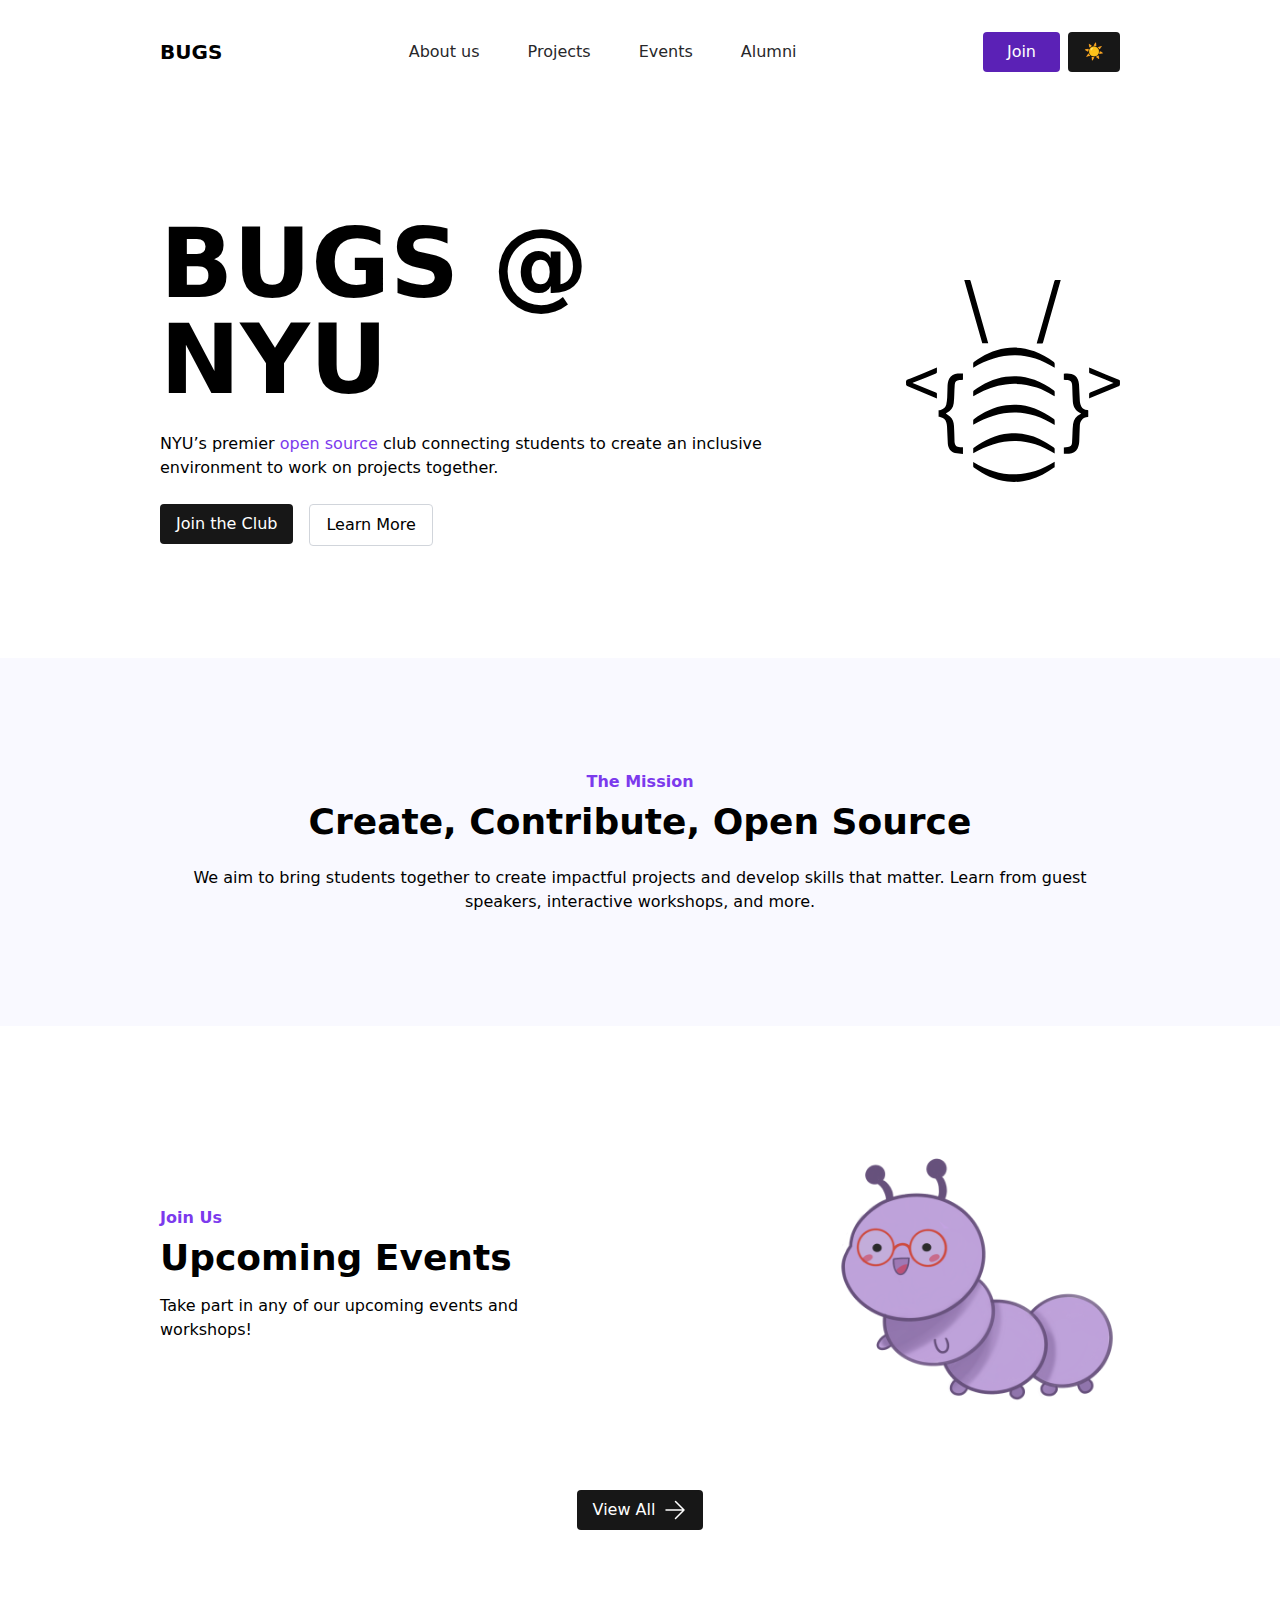
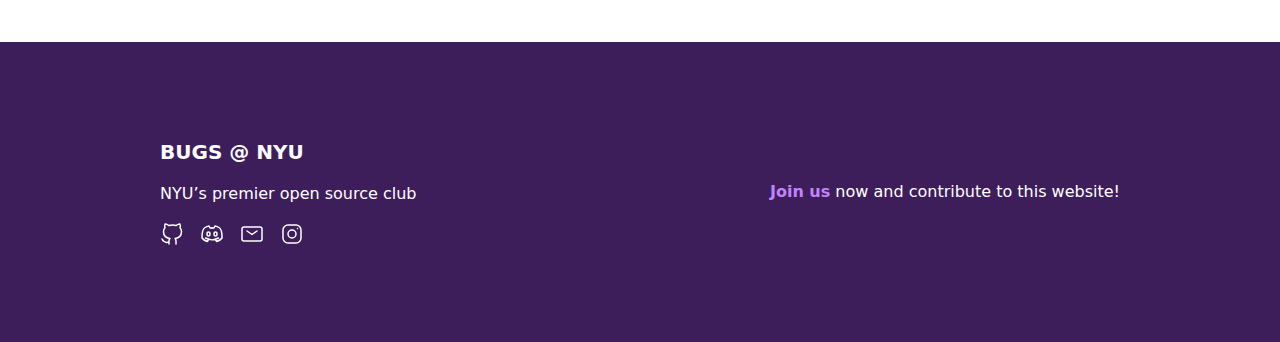
<file: index.html>
<!DOCTYPE html><html><head><meta charSet="utf-8"/><meta http-equiv="x-ua-compatible" content="ie=edge"/><meta name="viewport" content="width=device-width, initial-scale=1, shrink-to-fit=no"/><meta name="generator" content="Gatsby 5.14.1"/><style data-href="/styles.01a20171177448165512.css" data-identity="gatsby-global-css">*,:after,:before{--tw-border-spacing-x:0;--tw-border-spacing-y:0;--tw-translate-x:0;--tw-translate-y:0;--tw-rotate:0;--tw-skew-x:0;--tw-skew-y:0;--tw-scale-x:1;--tw-scale-y:1;--tw-pan-x: ;--tw-pan-y: ;--tw-pinch-zoom: ;--tw-scroll-snap-strictness:proximity;--tw-gradient-from-position: ;--tw-gradient-via-position: ;--tw-gradient-to-position: ;--tw-ordinal: ;--tw-slashed-zero: ;--tw-numeric-figure: ;--tw-numeric-spacing: ;--tw-numeric-fraction: ;--tw-ring-inset: ;--tw-ring-offset-width:0px;--tw-ring-offset-color:#fff;--tw-ring-color:rgba(59,130,246,.5);--tw-ring-offset-shadow:0 0 #0000;--tw-ring-shadow:0 0 #0000;--tw-shadow:0 0 #0000;--tw-shadow-colored:0 0 #0000;--tw-blur: ;--tw-brightness: ;--tw-contrast: ;--tw-grayscale: ;--tw-hue-rotate: ;--tw-invert: ;--tw-saturate: ;--tw-sepia: ;--tw-drop-shadow: ;--tw-backdrop-blur: ;--tw-backdrop-brightness: ;--tw-backdrop-contrast: ;--tw-backdrop-grayscale: ;--tw-backdrop-hue-rotate: ;--tw-backdrop-invert: ;--tw-backdrop-opacity: ;--tw-backdrop-saturate: ;--tw-backdrop-sepia: ;--tw-contain-size: ;--tw-contain-layout: ;--tw-contain-paint: ;--tw-contain-style: }::backdrop{--tw-border-spacing-x:0;--tw-border-spacing-y:0;--tw-translate-x:0;--tw-translate-y:0;--tw-rotate:0;--tw-skew-x:0;--tw-skew-y:0;--tw-scale-x:1;--tw-scale-y:1;--tw-pan-x: ;--tw-pan-y: ;--tw-pinch-zoom: ;--tw-scroll-snap-strictness:proximity;--tw-gradient-from-position: ;--tw-gradient-via-position: ;--tw-gradient-to-position: ;--tw-ordinal: ;--tw-slashed-zero: ;--tw-numeric-figure: ;--tw-numeric-spacing: ;--tw-numeric-fraction: ;--tw-ring-inset: ;--tw-ring-offset-width:0px;--tw-ring-offset-color:#fff;--tw-ring-color:rgba(59,130,246,.5);--tw-ring-offset-shadow:0 0 #0000;--tw-ring-shadow:0 0 #0000;--tw-shadow:0 0 #0000;--tw-shadow-colored:0 0 #0000;--tw-blur: ;--tw-brightness: ;--tw-contrast: ;--tw-grayscale: ;--tw-hue-rotate: ;--tw-invert: ;--tw-saturate: ;--tw-sepia: ;--tw-drop-shadow: ;--tw-backdrop-blur: ;--tw-backdrop-brightness: ;--tw-backdrop-contrast: ;--tw-backdrop-grayscale: ;--tw-backdrop-hue-rotate: ;--tw-backdrop-invert: ;--tw-backdrop-opacity: ;--tw-backdrop-saturate: ;--tw-backdrop-sepia: ;--tw-contain-size: ;--tw-contain-layout: ;--tw-contain-paint: ;--tw-contain-style: }/*
! tailwindcss v3.4.17 | MIT License | https://tailwindcss.com
*/*,:after,:before{border:0 solid #e5e7eb;box-sizing:border-box}:after,:before{--tw-content:""}:host,html{-webkit-text-size-adjust:100%;font-feature-settings:normal;-webkit-tap-highlight-color:transparent;font-family:ui-sans-serif,system-ui,sans-serif,Apple Color Emoji,Segoe UI Emoji,Segoe UI Symbol,Noto Color Emoji;font-variation-settings:normal;line-height:1.5;-moz-tab-size:4;-o-tab-size:4;tab-size:4}body{line-height:inherit;margin:0}hr{border-top-width:1px;color:inherit;height:0}abbr:where([title]){-webkit-text-decoration:underline dotted;text-decoration:underline dotted}h1,h2,h3,h4,h5,h6{font-size:inherit;font-weight:inherit}a{color:inherit;text-decoration:inherit}b,strong{font-weight:bolder}code,kbd,pre,samp{font-feature-settings:normal;font-family:ui-monospace,SFMono-Regular,Menlo,Monaco,Consolas,Liberation Mono,Courier New,monospace;font-size:1em;font-variation-settings:normal}small{font-size:80%}sub,sup{font-size:75%;line-height:0;position:relative;vertical-align:baseline}sub{bottom:-.25em}sup{top:-.5em}table{border-collapse:collapse;border-color:inherit;text-indent:0}button,input,optgroup,select,textarea{font-feature-settings:inherit;color:inherit;font-family:inherit;font-size:100%;font-variation-settings:inherit;font-weight:inherit;letter-spacing:inherit;line-height:inherit;margin:0;padding:0}button,select{text-transform:none}button,input:where([type=button]),input:where([type=reset]),input:where([type=submit]){-webkit-appearance:button;background-color:transparent;background-image:none}:-moz-focusring{outline:auto}:-moz-ui-invalid{box-shadow:none}progress{vertical-align:baseline}::-webkit-inner-spin-button,::-webkit-outer-spin-button{height:auto}[type=search]{-webkit-appearance:textfield;outline-offset:-2px}::-webkit-search-decoration{-webkit-appearance:none}::-webkit-file-upload-button{-webkit-appearance:button;font:inherit}summary{display:list-item}blockquote,dd,dl,figure,h1,h2,h3,h4,h5,h6,hr,p,pre{margin:0}fieldset{margin:0}fieldset,legend{padding:0}menu,ol,ul{list-style:none;margin:0;padding:0}dialog{padding:0}textarea{resize:vertical}input::-moz-placeholder,textarea::-moz-placeholder{color:#9ca3af;opacity:1}input::placeholder,textarea::placeholder{color:#9ca3af;opacity:1}[role=button],button{cursor:pointer}:disabled{cursor:default}audio,canvas,embed,iframe,img,object,svg,video{display:block;vertical-align:middle}img,video{height:auto;max-width:100%}[hidden]:where(:not([hidden=until-found])){display:none}.container{width:100%}@media (min-width:640px){.container{max-width:640px}}@media (min-width:768px){.container{max-width:768px}}@media (min-width:1024px){.container{max-width:1024px}}@media (min-width:1280px){.container{max-width:1280px}}@media (min-width:1536px){.container{max-width:1536px}}.absolute{position:absolute}.relative{position:relative}.left-0{left:0}.right-0{right:0}.top-1\/2{top:50%}.m-3{margin:.75rem}.-mx-8{margin-left:-2rem;margin-right:-2rem}.mx-4{margin-left:1rem;margin-right:1rem}.mx-auto{margin-left:auto;margin-right:auto}.my-2{margin-bottom:.5rem;margin-top:.5rem}.-mt-8{margin-top:-2rem}.mb-12{margin-bottom:3rem}.mb-16{margin-bottom:4rem}.mb-2{margin-bottom:.5rem}.mb-3{margin-bottom:.75rem}.mb-4{margin-bottom:1rem}.mb-5{margin-bottom:1.25rem}.mb-8{margin-bottom:2rem}.ml-4{margin-left:1rem}.ml-60{margin-left:15rem}.mr-2{margin-right:.5rem}.mt-12{margin-top:3rem}.mt-2{margin-top:.5rem}.mt-4{margin-top:1rem}.mt-6{margin-top:1.5rem}.mt-8{margin-top:2rem}.block{display:block}.inline-block{display:inline-block}.flex{display:flex}.grid{display:grid}.hidden{display:none}.h-0{height:0}.h-10{height:2.5rem}.h-44{height:11rem}.h-5{height:1.25rem}.h-64{height:16rem}.h-80{height:20rem}.h-\[225px\]{height:225px}.h-full{height:100%}.min-h-\[calc\(100vh-12rem\)\]{min-height:calc(100vh - 12rem)}.min-h-screen{min-height:100vh}.w-10{width:2.5rem}.w-5{width:1.25rem}.w-80{width:20rem}.w-full{width:100%}.max-w-5xl{max-width:64rem}.flex-none{flex:none}.flex-shrink-0{flex-shrink:0}.flex-grow,.grow{flex-grow:1}.-translate-y-1\/2{--tw-translate-y:-50%}.-translate-y-1\/2,.transform{transform:translate(var(--tw-translate-x),var(--tw-translate-y)) rotate(var(--tw-rotate)) skewX(var(--tw-skew-x)) skewY(var(--tw-skew-y)) scaleX(var(--tw-scale-x)) scaleY(var(--tw-scale-y))}.cursor-not-allowed{cursor:not-allowed}.resize{resize:both}.grid-cols-1{grid-template-columns:repeat(1,minmax(0,1fr))}.flex-row{flex-direction:row}.flex-col{flex-direction:column}.flex-wrap{flex-wrap:wrap}.items-start{align-items:flex-start}.items-center{align-items:center}.justify-center{justify-content:center}.justify-between{justify-content:space-between}.gap-12{gap:3rem}.gap-2{gap:.5rem}.gap-4{gap:1rem}.gap-8{gap:2rem}.gap-x-2{-moz-column-gap:.5rem;column-gap:.5rem}.gap-x-4{-moz-column-gap:1rem;column-gap:1rem}.gap-y-4{row-gap:1rem}.space-x-32>:not([hidden])~:not([hidden]){--tw-space-x-reverse:0;margin-left:calc(8rem*(1 - var(--tw-space-x-reverse)));margin-right:calc(8rem*var(--tw-space-x-reverse))}.space-y-2>:not([hidden])~:not([hidden]){--tw-space-y-reverse:0;margin-bottom:calc(.5rem*var(--tw-space-y-reverse));margin-top:calc(.5rem*(1 - var(--tw-space-y-reverse)))}.space-y-4>:not([hidden])~:not([hidden]){--tw-space-y-reverse:0;margin-bottom:calc(1rem*var(--tw-space-y-reverse));margin-top:calc(1rem*(1 - var(--tw-space-y-reverse)))}.justify-self-end{justify-self:end}.overflow-hidden,.truncate{overflow:hidden}.truncate{text-overflow:ellipsis;white-space:nowrap}.rounded{border-radius:.25rem}.rounded-2xl{border-radius:1rem}.rounded-full{border-radius:9999px}.rounded-lg{border-radius:.5rem}.rounded-md{border-radius:.375rem}.rounded-sm{border-radius:.125rem}.rounded-xl{border-radius:.75rem}.rounded-l-xl{border-bottom-left-radius:.75rem;border-top-left-radius:.75rem}.rounded-r-xl{border-bottom-right-radius:.75rem;border-top-right-radius:.75rem}.rounded-t-lg{border-top-left-radius:.5rem;border-top-right-radius:.5rem}.border{border-width:1px}.border-2{border-width:2px}.border-l-0{border-left-width:0}.border-r-0{border-right-width:0}.border-gray-300{--tw-border-opacity:1;border-color:rgb(209 213 219/var(--tw-border-opacity,1))}.border-white{--tw-border-opacity:1;border-color:rgb(255 255 255/var(--tw-border-opacity,1))}.bg-\[\#3D1E5B\]{--tw-bg-opacity:1;background-color:rgb(61 30 91/var(--tw-bg-opacity,1))}.bg-\[\#F9F9FF\]{--tw-bg-opacity:1;background-color:rgb(249 249 255/var(--tw-bg-opacity,1))}.bg-neutral-900{--tw-bg-opacity:1;background-color:rgb(23 23 23/var(--tw-bg-opacity,1))}.bg-orange-900{--tw-bg-opacity:1;background-color:rgb(124 45 18/var(--tw-bg-opacity,1))}.bg-purple-100{--tw-bg-opacity:1;background-color:rgb(243 232 255/var(--tw-bg-opacity,1))}.bg-violet-800{--tw-bg-opacity:1;background-color:rgb(91 33 182/var(--tw-bg-opacity,1))}.bg-white{--tw-bg-opacity:1;background-color:rgb(255 255 255/var(--tw-bg-opacity,1))}.object-contain{-o-object-fit:contain;object-fit:contain}.object-cover{-o-object-fit:cover;object-fit:cover}.p-0{padding:0}.p-16{padding:4rem}.p-4{padding:1rem}.p-8{padding:2rem}.px-2{padding-left:.5rem;padding-right:.5rem}.px-3{padding-left:.75rem;padding-right:.75rem}.px-4{padding-left:1rem;padding-right:1rem}.px-6{padding-left:1.5rem;padding-right:1.5rem}.px-8{padding-left:2rem;padding-right:2rem}.py-1{padding-bottom:.25rem;padding-top:.25rem}.py-2{padding-bottom:.5rem;padding-top:.5rem}.py-24{padding-bottom:6rem;padding-top:6rem}.py-3{padding-bottom:.75rem;padding-top:.75rem}.py-8{padding-bottom:2rem;padding-top:2rem}.pb-4{padding-bottom:1rem}.text-center{text-align:center}.text-2xl{font-size:1.5rem;line-height:2rem}.text-4xl{font-size:2.25rem;line-height:2.5rem}.text-5xl{font-size:3rem;line-height:1}.text-lg{font-size:1.125rem;line-height:1.75rem}.text-sm{font-size:.875rem;line-height:1.25rem}.text-xl{font-size:1.25rem;line-height:1.75rem}.font-bold{font-weight:700}.font-semibold{font-weight:600}.leading-relaxed{line-height:1.625}.leading-tight{line-height:1.25}.text-\[\#8900e1\]{--tw-text-opacity:1;color:rgb(137 0 225/var(--tw-text-opacity,1))}.text-black{--tw-text-opacity:1;color:rgb(0 0 0/var(--tw-text-opacity,1))}.text-blue-500{--tw-text-opacity:1;color:rgb(59 130 246/var(--tw-text-opacity,1))}.text-purple-400{--tw-text-opacity:1;color:rgb(192 132 252/var(--tw-text-opacity,1))}.text-purple-600{--tw-text-opacity:1;color:rgb(147 51 234/var(--tw-text-opacity,1))}.text-violet-600{--tw-text-opacity:1;color:rgb(124 58 237/var(--tw-text-opacity,1))}.text-white{--tw-text-opacity:1;color:rgb(255 255 255/var(--tw-text-opacity,1))}.text-zinc-600{--tw-text-opacity:1;color:rgb(82 82 91/var(--tw-text-opacity,1))}.text-zinc-800{--tw-text-opacity:1;color:rgb(39 39 42/var(--tw-text-opacity,1))}.antialiased{-webkit-font-smoothing:antialiased;-moz-osx-font-smoothing:grayscale}.opacity-50{opacity:.5}.shadow{--tw-shadow:0 1px 3px 0 rgba(0,0,0,.1),0 1px 2px -1px rgba(0,0,0,.1);--tw-shadow-colored:0 1px 3px 0 var(--tw-shadow-color),0 1px 2px -1px var(--tw-shadow-color);box-shadow:var(--tw-ring-offset-shadow,0 0 #0000),var(--tw-ring-shadow,0 0 #0000),var(--tw-shadow)}.drop-shadow-\[0_8px_16px_rgba\(151\2c 151\2c 151\2c 0\.25\)\]{--tw-drop-shadow:drop-shadow(0 8px 16px hsla(0,0%,59%,.25))}.drop-shadow-\[0_8px_16px_rgba\(151\2c 151\2c 151\2c 0\.25\)\],.filter{filter:var(--tw-blur) var(--tw-brightness) var(--tw-contrast) var(--tw-grayscale) var(--tw-hue-rotate) var(--tw-invert) var(--tw-saturate) var(--tw-sepia) var(--tw-drop-shadow)}.transition-colors{transition-duration:.15s;transition-property:color,background-color,border-color,text-decoration-color,fill,stroke;transition-timing-function:cubic-bezier(.4,0,.2,1)}.transition-height{transition-duration:.15s;transition-property:height;transition-timing-function:cubic-bezier(.4,0,.2,1)}.transition-transform{transition-duration:.15s;transition-property:transform;transition-timing-function:cubic-bezier(.4,0,.2,1)}.duration-100{transition-duration:.1s}.duration-300{transition-duration:.3s}.hover\:-translate-y-1:hover{--tw-translate-y:-0.25rem}.hover\:-translate-y-1:hover,.hover\:scale-110:hover{transform:translate(var(--tw-translate-x),var(--tw-translate-y)) rotate(var(--tw-rotate)) skewX(var(--tw-skew-x)) skewY(var(--tw-skew-y)) scaleX(var(--tw-scale-x)) scaleY(var(--tw-scale-y))}.hover\:scale-110:hover{--tw-scale-x:1.1;--tw-scale-y:1.1}.hover\:bg-gray-100:hover{--tw-bg-opacity:1;background-color:rgb(243 244 246/var(--tw-bg-opacity,1))}.hover\:bg-gray-200:hover{--tw-bg-opacity:1;background-color:rgb(229 231 235/var(--tw-bg-opacity,1))}.hover\:bg-neutral-800:hover{--tw-bg-opacity:1;background-color:rgb(38 38 38/var(--tw-bg-opacity,1))}.hover\:bg-violet-600:hover{--tw-bg-opacity:1;background-color:rgb(124 58 237/var(--tw-bg-opacity,1))}.hover\:bg-white:hover{--tw-bg-opacity:1;background-color:rgb(255 255 255/var(--tw-bg-opacity,1))}.hover\:bg-opacity-\[0\.3\]:hover{--tw-bg-opacity:0.3}.hover\:text-pink-200:hover{--tw-text-opacity:1;color:rgb(251 207 232/var(--tw-text-opacity,1))}.hover\:underline:hover{text-decoration-line:underline}.group:hover .group-hover\:scale-105{--tw-scale-x:1.05;--tw-scale-y:1.05;transform:translate(var(--tw-translate-x),var(--tw-translate-y)) rotate(var(--tw-rotate)) skewX(var(--tw-skew-x)) skewY(var(--tw-skew-y)) scaleX(var(--tw-scale-x)) scaleY(var(--tw-scale-y))}.group:hover .group-hover\:bg-neutral-600{--tw-bg-opacity:1;background-color:rgb(82 82 82/var(--tw-bg-opacity,1))}.dark\:border-gray-300:is(.dark *){--tw-border-opacity:1;border-color:rgb(209 213 219/var(--tw-border-opacity,1))}.dark\:border-neutral-700:is(.dark *){--tw-border-opacity:1;border-color:rgb(64 64 64/var(--tw-border-opacity,1))}.dark\:bg-neutral-800:is(.dark *){--tw-bg-opacity:1;background-color:rgb(38 38 38/var(--tw-bg-opacity,1))}.dark\:bg-neutral-900:is(.dark *){--tw-bg-opacity:1;background-color:rgb(23 23 23/var(--tw-bg-opacity,1))}.dark\:bg-purple-900:is(.dark *){--tw-bg-opacity:1;background-color:rgb(88 28 135/var(--tw-bg-opacity,1))}.dark\:bg-zinc-900:is(.dark *){--tw-bg-opacity:1;background-color:rgb(24 24 27/var(--tw-bg-opacity,1))}.dark\:text-purple-200:is(.dark *){--tw-text-opacity:1;color:rgb(233 213 255/var(--tw-text-opacity,1))}.dark\:text-stone-100:is(.dark *){--tw-text-opacity:1;color:rgb(245 245 244/var(--tw-text-opacity,1))}.dark\:text-white:is(.dark *){--tw-text-opacity:1;color:rgb(255 255 255/var(--tw-text-opacity,1))}.dark\:text-zinc-400:is(.dark *){--tw-text-opacity:1;color:rgb(161 161 170/var(--tw-text-opacity,1))}.dark\:hover\:bg-neutral-600:hover:is(.dark *){--tw-bg-opacity:1;background-color:rgb(82 82 82/var(--tw-bg-opacity,1))}.dark\:hover\:bg-neutral-800:hover:is(.dark *){--tw-bg-opacity:1;background-color:rgb(38 38 38/var(--tw-bg-opacity,1))}@media (min-width:640px){.sm\:h-96{height:24rem}.sm\:grid-cols-2{grid-template-columns:repeat(2,minmax(0,1fr))}}@media (min-width:768px){.md\:mb-0{margin-bottom:0}.md\:mt-0{margin-top:0}.md\:block{display:block}.md\:inline-block{display:inline-block}.md\:flex{display:flex}.md\:hidden{display:none}.md\:h-30rem{height:30rem}.md\:h-auto{height:auto}.md\:w-auto{width:auto}.md\:flex-grow{flex-grow:1}.md\:grid-cols-2{grid-template-columns:repeat(2,minmax(0,1fr))}.md\:flex-row{flex-direction:row}.md\:items-center{align-items:center}.md\:justify-center{justify-content:center}.md\:gap-0{gap:0}.md\:space-x-12>:not([hidden])~:not([hidden]){--tw-space-x-reverse:0;margin-left:calc(3rem*(1 - var(--tw-space-x-reverse)));margin-right:calc(3rem*var(--tw-space-x-reverse))}.md\:space-x-4>:not([hidden])~:not([hidden]){--tw-space-x-reverse:0;margin-left:calc(1rem*(1 - var(--tw-space-x-reverse)));margin-right:calc(1rem*var(--tw-space-x-reverse))}.md\:space-y-0>:not([hidden])~:not([hidden]){--tw-space-y-reverse:0;margin-bottom:calc(0px*var(--tw-space-y-reverse));margin-top:calc(0px*(1 - var(--tw-space-y-reverse)))}}@media (min-width:1024px){.lg\:grid-cols-3{grid-template-columns:repeat(3,minmax(0,1fr))}.lg\:py-28{padding-bottom:7rem;padding-top:7rem}.lg\:text-8xl{font-size:6rem;line-height:1}}.\[\&\>path\]\:dark\:fill-white:is(.dark *)>path{fill:#fff}</style><style>.gatsby-image-wrapper{position:relative;overflow:hidden}.gatsby-image-wrapper picture.object-fit-polyfill{position:static!important}.gatsby-image-wrapper img{bottom:0;height:100%;left:0;margin:0;max-width:none;padding:0;position:absolute;right:0;top:0;width:100%;object-fit:cover}.gatsby-image-wrapper [data-main-image]{opacity:0;transform:translateZ(0);transition:opacity .25s linear;will-change:opacity}.gatsby-image-wrapper-constrained{display:inline-block;vertical-align:top}</style><noscript><style>.gatsby-image-wrapper noscript [data-main-image]{opacity:1!important}.gatsby-image-wrapper [data-placeholder-image]{opacity:0!important}</style></noscript><script type="module">const e="undefined"!=typeof HTMLImageElement&&"loading"in HTMLImageElement.prototype;e&&document.body.addEventListener("load",(function(e){const t=e.target;if(void 0===t.dataset.mainImage)return;if(void 0===t.dataset.gatsbyImageSsr)return;let a=null,n=t;for(;null===a&&n;)void 0!==n.parentNode.dataset.gatsbyImageWrapper&&(a=n.parentNode),n=n.parentNode;const o=a.querySelector("[data-placeholder-image]"),r=new Image;r.src=t.currentSrc,r.decode().catch((()=>{})).then((()=>{t.style.opacity=1,o&&(o.style.opacity=0,o.style.transition="opacity 500ms linear")}))}),!0);</script><link rel="sitemap" type="application/xml" href="/sitemap-index.xml"/><link rel="icon" href="/favicon-32x32.png?v=020940748c1f26abe38ecc937d8e483f" type="image/png"/><link rel="manifest" href="/manifest.webmanifest" crossorigin="anonymous"/><link rel="apple-touch-icon" sizes="48x48" href="/icons/icon-48x48.png?v=020940748c1f26abe38ecc937d8e483f"/><link rel="apple-touch-icon" sizes="72x72" href="/icons/icon-72x72.png?v=020940748c1f26abe38ecc937d8e483f"/><link rel="apple-touch-icon" sizes="96x96" href="/icons/icon-96x96.png?v=020940748c1f26abe38ecc937d8e483f"/><link rel="apple-touch-icon" sizes="144x144" href="/icons/icon-144x144.png?v=020940748c1f26abe38ecc937d8e483f"/><link rel="apple-touch-icon" sizes="192x192" href="/icons/icon-192x192.png?v=020940748c1f26abe38ecc937d8e483f"/><link rel="apple-touch-icon" sizes="256x256" href="/icons/icon-256x256.png?v=020940748c1f26abe38ecc937d8e483f"/><link rel="apple-touch-icon" sizes="384x384" href="/icons/icon-384x384.png?v=020940748c1f26abe38ecc937d8e483f"/><link rel="apple-touch-icon" sizes="512x512" href="/icons/icon-512x512.png?v=020940748c1f26abe38ecc937d8e483f"/><title data-gatsby-head="true">Home Page</title></head><body><div id="___gatsby"><div style="outline:none" tabindex="-1" id="gatsby-focus-wrapper"><div class="min-h-screen antialiased dark"><div class="light:bg-white dark:bg-zinc-900"><header><nav class="flex max-w-5xl mx-auto items-center justify-between flex-wrap p-8"><div class="flex items-center flex-shrink-0"><a aria-current="page" class="text-xl font-bold dark:text-stone-100" href="/">BUGS</a></div><div class="block md:hidden"><button class="text-white flex w-10 h-10 items-center justify-center"><svg width="24" height="24" stroke-width="1.5" viewBox="0 0 24 24" fill="none" xmlns="http://www.w3.org/2000/svg" color="currentColor"><path d="M3 5h18M3 12h18M3 19h18" stroke="currentColor" stroke-linecap="round" stroke-linejoin="round"></path></svg></button></div><div class="h-0 w-full block truncate flex-grow mt-2 transition-height duration-100 md:mt-0 md:flex md:items-center md:w-auto md:h-auto"><div class="md:flex md:flex-row md:flex-grow md:space-x-12 md:justify-center"><a class="text-zinc-800 block mb-4 md:mb-0 md:inline-block dark:text-stone-100" href="/about/">About us</a><a class="text-zinc-800 block mb-4 md:mb-0 md:inline-block dark:text-stone-100" href="/projects/">Projects</a><a class="text-zinc-800 block mb-4 md:mb-0 md:inline-block dark:text-stone-100" href="/events/">Events</a><a class="text-zinc-800 block mb-4 md:mb-0 md:inline-block dark:text-stone-100" href="/alumni/">Alumni</a></div><div class="flex flex-row gap-2"><a href="https://discord.gg/75jgtXy7rz"><button class="px-4 py-2 rounded bg-violet-800 hover:bg-violet-600 text-white px-6">Join</button></a><button class="px-4 py-2 rounded bg-neutral-900 dark:bg-neutral-800 hover:bg-neutral-800 dark:hover:bg-neutral-600 text-white pv-6">🌙</button></div></div></nav></header><main class="w-full min-h-[calc(100vh-12rem)] dark:text-white"><div class="max-w-5xl mx-auto px-8 flex space-x-32 items-center py-24 lg:py-28"><div><h1 class="text-5xl lg:text-8xl font-bold">BUGS @ NYU</h1><p class="mt-6">NYU’s premier <span class="text-violet-600">open source</span> club connecting students to create an inclusive environment to work on projects together.</p><div class="mt-6 flex flex-col space-y-4 md:flex-row md:space-x-4 md:space-y-0"><a href="https://discord.gg/75jgtXy7rz"><button class="px-4 py-2 rounded bg-neutral-900 dark:bg-neutral-800 hover:bg-neutral-800 dark:hover:bg-neutral-600 text-white">Join the Club</button></a><a href="/about/"><button class="px-4 py-2 rounded bg-white dark:bg-neutral-900 dark:border-gray-300 border-gray-300 border hover:bg-gray-100 text-black dark:text-white">Learn More</button></a></div></div><div class="hidden md:block"><svg class="[&amp;&gt;path]:dark:fill-white" width="214" height="202" viewBox="0 0 214 202" fill="none"><path d="M56.9672 173.984C54.2121 173.711 51.4903 173.746 48.9382 173.118C44.7936 172.097 42.0441 168.184 41.8062 163.555C41.5142 157.875 41.3236 152.19 41.0176 146.51C40.9453 145.175 40.7089 143.818 40.325 142.536C39.4085 139.466 37.2667 137.65 34.022 137.104C33.5686 137.029 33.1152 136.954 32.5923 136.868V130.287C33.2876 130.158 34.0192 130.046 34.7382 129.884C37.5546 129.247 39.5462 127.55 40.2249 124.871C40.8424 122.435 41.0622 119.876 41.2054 117.357C41.4293 113.435 41.3695 109.5 41.567 105.577C41.688 103.17 42.1039 100.797 43.3097 98.6109C45.1066 95.35 47.9855 93.7972 51.6377 93.5224C53.3776 93.3918 55.1355 93.5004 56.9644 93.5004V99.7597C55.8129 99.8532 54.6585 99.9191 53.5097 100.044C50.411 100.381 49.0856 101.455 48.7685 104.455C48.4375 107.581 48.4653 110.742 48.304 113.888C48.1454 116.989 48.1288 120.111 47.7226 123.182C47.1329 127.647 44.7311 131.008 40.5281 133.038C40.3042 133.145 40.0969 133.287 39.8925 133.427C39.8327 133.468 39.8104 133.559 39.8285 133.527C41.2193 134.518 42.6991 135.391 43.9536 136.504C46.7978 139.031 47.7574 142.451 47.9869 146.013C48.3082 150.991 48.361 155.987 48.5293 160.975C48.5446 161.424 48.5307 161.879 48.5961 162.323C49.1107 165.812 50.5028 167.029 54.1592 167.216C55.073 167.263 55.9867 167.311 56.9686 167.361C56.9672 169.491 56.9672 171.523 56.9672 173.984ZM157.827 99.7611V93.635C165.603 92.6841 172.329 94.6712 173.01 104.134C173.421 109.843 173.456 115.578 173.857 121.287C173.98 123.031 174.511 124.849 175.297 126.423C176.433 128.698 178.597 129.816 181.176 130.088C181.733 130.147 182.28 130.116 182.272 130.916C182.249 132.874 182.265 134.834 182.265 136.766C182.045 136.851 181.934 136.925 181.818 136.934C176.757 137.332 174.099 140.614 173.821 145.826C173.551 150.891 173.503 155.966 173.268 161.033C173.151 163.565 172.794 166.073 171.564 168.384C169.773 171.754 166.812 173.346 163.075 173.654C161.375 173.794 159.652 173.678 157.849 173.678V167.41C159.21 167.286 160.587 167.255 161.925 167.018C164.692 166.529 165.796 165.452 166.037 162.701C166.304 159.65 166.303 156.577 166.463 153.516C166.628 150.335 166.639 147.126 167.091 143.982C167.748 139.414 170.17 135.92 174.592 133.942C174.741 133.875 174.871 133.769 175.159 133.586C174.752 133.335 174.433 133.111 174.09 132.932C169.45 130.523 167.187 126.603 166.834 121.631C166.527 117.309 166.489 112.97 166.312 108.64C166.251 107.129 166.221 105.608 166.019 104.113C165.68 101.596 164.315 100.351 161.74 100.073C160.461 99.9356 159.174 99.8669 157.827 99.7611ZM67.2048 116.313C67.2048 114.565 67.17 113.058 67.2326 111.554C67.2465 111.224 67.5344 110.809 67.8223 110.599C77.3339 103.621 87.7356 98.5257 99.6102 96.7956C109.488 95.3555 119.147 96.3971 128.505 99.8697C135.526 102.475 141.925 106.166 147.942 110.515C148.266 110.75 148.623 111.182 148.642 111.538C148.72 113.04 148.676 114.549 148.676 116.265C147.904 115.853 147.286 115.538 146.684 115.198C141.533 112.299 136.369 109.427 130.699 107.558C120.581 104.226 110.24 103.092 99.6227 104.409C89.3295 105.684 79.8582 109.217 70.8974 114.198C69.7347 114.841 68.5914 115.516 67.2048 116.313ZM67.2048 181.908C94.4281 198.186 121.446 198.829 148.662 181.814C148.662 183.709 148.688 185.314 148.634 186.916C148.626 187.16 148.288 187.443 148.037 187.621C140.6 192.959 132.676 197.389 123.729 199.861C116.35 201.9 108.842 202.493 101.219 201.59C88.6828 200.106 77.8179 194.811 67.8098 187.582C67.5233 187.374 67.2452 186.953 67.2312 186.622C67.1701 185.122 67.2048 183.617 67.2048 181.908ZM148.677 173.495C121.448 156.436 94.4379 157.135 67.2271 173.374C67.2271 171.589 67.2062 169.947 67.2521 168.306C67.2577 168.094 67.5845 167.855 67.8098 167.692C78.3019 160.068 89.7537 154.641 102.965 153.516C113.62 152.609 123.8 154.493 133.458 159.023C138.533 161.404 143.292 164.28 147.841 167.509C148.449 167.94 148.725 168.377 148.693 169.118C148.636 170.459 148.677 171.805 148.677 173.495ZM67.2034 87.7275C67.2034 86.0304 67.1617 84.5559 67.2326 83.0883C67.2507 82.7173 67.5372 82.2473 67.8515 82.0178C77.2644 75.1291 87.5451 70.0584 99.275 68.2926C109.229 66.7934 118.978 67.7869 128.426 71.2842C135.447 73.8827 141.858 77.5504 147.857 81.9244C148.273 82.2281 148.601 82.8794 148.641 83.3947C148.75 84.7607 148.677 86.1403 148.677 87.8305C121.473 70.7606 94.4184 71.4601 67.2034 87.7275ZM148.677 144.937C121.434 127.877 94.3781 128.565 67.2062 144.835C67.2062 143.1 67.177 141.558 67.2326 140.019C67.2438 139.725 67.5303 139.362 67.7959 139.168C77.4535 132.094 88.0055 126.937 100.082 125.288C109.927 123.944 119.532 125.035 128.833 128.551C135.719 131.155 142.008 134.779 147.912 139.068C148.3 139.35 148.61 139.958 148.644 140.436C148.74 141.818 148.677 143.211 148.677 144.937ZM154.727 0.0252688C153.224 5.3543 151.787 10.469 150.338 15.5795C145.928 31.1213 141.502 46.6604 137.12 62.2105C136.867 63.1065 136.541 63.4954 135.537 63.4363C134.004 63.347 132.461 63.4129 130.726 63.4129C131.212 61.6787 131.644 60.1163 132.088 58.5566C137.513 39.4749 142.95 20.3973 148.339 1.30737C148.634 0.263 149.1 -0.0489363 150.143 0.00603042C151.597 0.0843581 153.06 0.0252688 154.727 0.0252688ZM82.2323 63.3621H76.2547C70.2729 42.3153 64.2925 21.2795 58.2551 0.0417588C60.2328 0.0417588 62.0241 -0.00496293 63.8071 0.0898547C64.095 0.104971 64.4817 0.713727 64.5957 1.10949C66.3537 7.20118 68.0768 13.3011 69.8042 19.4011C73.8736 33.7639 77.9417 48.1281 82.0098 62.4922C82.0751 62.7217 82.1294 62.9567 82.2323 63.3621ZM6.43429 102.94C7.0226 103.206 7.41897 103.403 7.82786 103.57C15.1545 106.57 22.4784 109.578 29.8204 112.545C30.6229 112.869 31.004 113.227 30.9456 114.129C30.8565 115.513 30.9219 116.907 30.9219 118.502C30.4532 118.314 30.093 118.174 29.7384 118.025C20.2156 114.013 10.6998 109.989 1.16459 106.005C0.350981 105.666 -0.0120136 105.274 0.0616982 104.388C0.172961 103.055 -0.292953 101.428 0.341247 100.456C0.940677 99.5371 2.63049 99.2788 3.85716 98.7662C12.4717 95.1727 21.089 91.5889 29.7078 88.0037C30.0457 87.8635 30.3906 87.7371 30.9191 87.531C30.9191 89.2734 30.972 90.8881 30.8746 92.4931C30.8552 92.816 30.3141 93.2324 29.9219 93.3932C23.057 96.202 16.1782 98.9778 9.30349 101.763C8.41756 102.123 7.5358 102.489 6.43429 102.94ZM207.592 102.942C204.658 101.75 201.965 100.654 199.273 99.5618C194.288 97.5391 189.317 95.4833 184.308 93.5237C183.344 93.1472 183.056 92.6745 183.113 91.7236C183.192 90.3851 183.133 89.0398 183.133 87.5145C184.468 88.0683 185.651 88.5561 186.832 89.0481C195.493 92.6525 204.149 96.2707 212.823 99.8435C213.652 100.184 214.001 100.599 213.939 101.472C213.841 102.812 214.285 104.436 213.652 105.419C213.058 106.342 211.377 106.617 210.154 107.132C201.666 110.717 193.174 114.292 184.682 117.867C184.229 118.058 183.765 118.227 183.138 118.473C183.138 116.721 183.085 115.1 183.184 113.488C183.204 113.172 183.758 112.774 184.152 112.611C191.473 109.584 198.807 106.587 206.136 103.58C206.548 103.412 206.953 103.224 207.592 102.942Z" fill="black"></path></svg></div></div><div class="bg-[#F9F9FF] dark:bg-neutral-800"><div class="max-w-5xl mx-auto px-8 flex flex-col items-center py-24 lg:py-28 text-center"><p class="text-violet-600 font-bold">The Mission</p><h2 class="mt-2 text-4xl font-bold">Create, Contribute, Open Source</h2><p class="mt-6 light:text-zinc-800 dark:text-white">We aim to bring students together to create impactful projects and develop skills that matter. Learn from guest speakers, interactive workshops, and more.</p></div></div><div class="max-w-5xl mx-auto px-8 flex-col py-24 lg:py-28"><div class="items-center flex"><div class=""><p class="text-violet-600 font-bold">Join Us</p><h2 class="mt-2 text-4xl font-bold">Upcoming Events</h2><p class="mt-4 mb-12">Take part in any of our upcoming events and workshops!</p></div><div class="hidden md:block h-80 w-80 ml-60"><div class="object-contain"><img src="/images/logo/feature.png"/></div></div></div><div class="mt-8 flex justify-center"><a href="/events/"><button class="px-4 py-2 rounded bg-neutral-900 dark:bg-neutral-800 hover:bg-neutral-800 dark:hover:bg-neutral-600 text-white flex gap-2">View All <svg width="1.5em" height="1.5em" viewBox="0 0 24 24" stroke-width="1.5" fill="none" xmlns="http://www.w3.org/2000/svg" color="currentColor" class="inline-block"><path d="M3 12h18m0 0l-8.5-8.5M21 12l-8.5 8.5" stroke="currentColor" stroke-linecap="round" stroke-linejoin="round"></path></svg></button></a></div></div></main><footer class="w-full bg-[#3D1E5B] text-white"><div class="mx-auto max-w-5xl px-8 py-24 flex flex-col gap-12 items-start justify-between md:flex-row md:items-center md:gap-0"><div class="flex flex-col gap-y-4"><p class="text-xl font-bold">BUGS @ NYU</p><p>NYU’s premier open source club</p><div class="flex flex-row gap-x-4"><a class="hover:scale-110" href="https://github.com/BUGS-NYU" target="_blank" rel="noopener noreferrer"><svg width="1.5em" height="1.5em" stroke-width="1.5" viewBox="0 0 24 24" fill="none" xmlns="http://www.w3.org/2000/svg" color="currentColor"><path d="M16 22.027v-2.87a3.37 3.37 0 00-.94-2.61c3.14-.35 6.44-1.54 6.44-7a5.44 5.44 0 00-1.5-3.75 5.07 5.07 0 00-.09-3.77s-1.18-.35-3.91 1.48a13.38 13.38 0 00-7 0c-2.73-1.83-3.91-1.48-3.91-1.48A5.07 5.07 0 005 5.797a5.44 5.44 0 00-1.5 3.78c0 5.42 3.3 6.61 6.44 7a3.37 3.37 0 00-.94 2.58v2.87M9 20.027c-3 .973-5.5 0-7-3" stroke="currentColor" stroke-linecap="round" stroke-linejoin="round"></path></svg></a><a class="hover:scale-110" href="https://discord.com/invite/75jgtXy7rz" target="_blank" rel="noopener noreferrer"><svg width="1.5em" height="1.5em" viewBox="0 0 24 24" stroke-width="1.5" fill="none" xmlns="http://www.w3.org/2000/svg" color="currentColor"><path d="M5.5 16c5 2.5 8 2.5 13 0M15.5 17.5l1 2s4.171-1.328 5.5-3.5c0-1 .53-8.147-3-10.5-1.5-1-4-1.5-4-1.5l-1 2h-2" stroke="currentColor" stroke-linecap="round" stroke-linejoin="round"></path><path d="M8.528 17.5l-1 2s-4.171-1.328-5.5-3.5c0-1-.53-8.147 3-10.5 1.5-1 4-1.5 4-1.5l1 2h2" stroke="currentColor" stroke-linecap="round" stroke-linejoin="round"></path><path d="M8.5 14c-.828 0-1.5-.895-1.5-2s.672-2 1.5-2 1.5.895 1.5 2-.672 2-1.5 2zM15.5 14c-.828 0-1.5-.895-1.5-2s.672-2 1.5-2 1.5.895 1.5 2-.672 2-1.5 2z" stroke="currentColor" stroke-linecap="round" stroke-linejoin="round"></path></svg></a><a class="hover:scale-110" href="mailto:bugsnyu@gmail.com" target="_blank" rel="noopener noreferrer"><svg width="1.5em" height="1.5em" stroke-width="1.5" viewBox="0 0 24 24" fill="none" xmlns="http://www.w3.org/2000/svg" color="currentColor"><path d="M7 9l5 3.5L17 9" stroke="currentColor" stroke-linecap="round" stroke-linejoin="round"></path><path d="M2 17V7a2 2 0 012-2h16a2 2 0 012 2v10a2 2 0 01-2 2H4a2 2 0 01-2-2z" stroke="currentColor"></path></svg></a><a class="hover:scale-110" href="https://www.instagram.com/bugsnyu/" target="_blank" rel="noopener noreferrer"><svg width="1.5em" height="1.5em" stroke-width="1.5" viewBox="0 0 24 24" fill="none" xmlns="http://www.w3.org/2000/svg" color="currentColor"><path d="M12 16a4 4 0 100-8 4 4 0 000 8z" stroke="currentColor" stroke-linecap="round" stroke-linejoin="round"></path><path d="M3 16V8a5 5 0 015-5h8a5 5 0 015 5v8a5 5 0 01-5 5H8a5 5 0 01-5-5z" stroke="currentColor"></path><path d="M17.5 6.51l.01-.011" stroke="currentColor" stroke-linecap="round" stroke-linejoin="round"></path></svg></a></div></div><p><a href="https://discord.com/invite/75jgtXy7rz" class="text-purple-400 font-bold hover:text-pink-200" target="_blank" rel="noopener noreferrer">Join us</a> <!-- -->now and contribute to this website!</p></div></footer></div></div></div><div id="gatsby-announcer" style="position:absolute;top:0;width:1px;height:1px;padding:0;overflow:hidden;clip:rect(0, 0, 0, 0);white-space:nowrap;border:0" aria-live="assertive" aria-atomic="true"></div></div><script id="gatsby-script-loader">/*<![CDATA[*/window.pagePath="/";/*]]>*/</script><!-- slice-start id="_gatsby-scripts-1" -->
          <script
            id="gatsby-chunk-mapping"
          >
            window.___chunkMapping="{\"app\":[\"/app-2f6a17a32255480ce53c.js\"],\"component---src-pages-404-tsx\":[\"/component---src-pages-404-tsx-b8b2cb59650b469e8ea0.js\"],\"component---src-pages-about-tsx\":[\"/component---src-pages-about-tsx-b46756ed338045f285e5.js\"],\"component---src-pages-alumni-tsx\":[\"/component---src-pages-alumni-tsx-d8e4114922e34ada358a.js\"],\"component---src-pages-event-tsx\":[\"/component---src-pages-event-tsx-873c6ea6f82a576940c3.js\"],\"component---src-pages-events-tsx\":[\"/component---src-pages-events-tsx-f9f5cc84df5a774f3e3c.js\"],\"component---src-pages-index-tsx\":[\"/component---src-pages-index-tsx-4413e89a3ad8066d3e4a.js\"],\"component---src-pages-projects-tsx\":[\"/component---src-pages-projects-tsx-d5a3905432e90078507d.js\"]}";
          </script>
        <script>window.___webpackCompilationHash="2bb94271d29396b6edca";</script><script src="/webpack-runtime-aed2f3fd35314543b867.js" async></script><script src="/framework-e2140563fe6d897b52b5.js" async></script><script src="/app-2f6a17a32255480ce53c.js" async></script><!-- slice-end id="_gatsby-scripts-1" --></body></html>
</file>
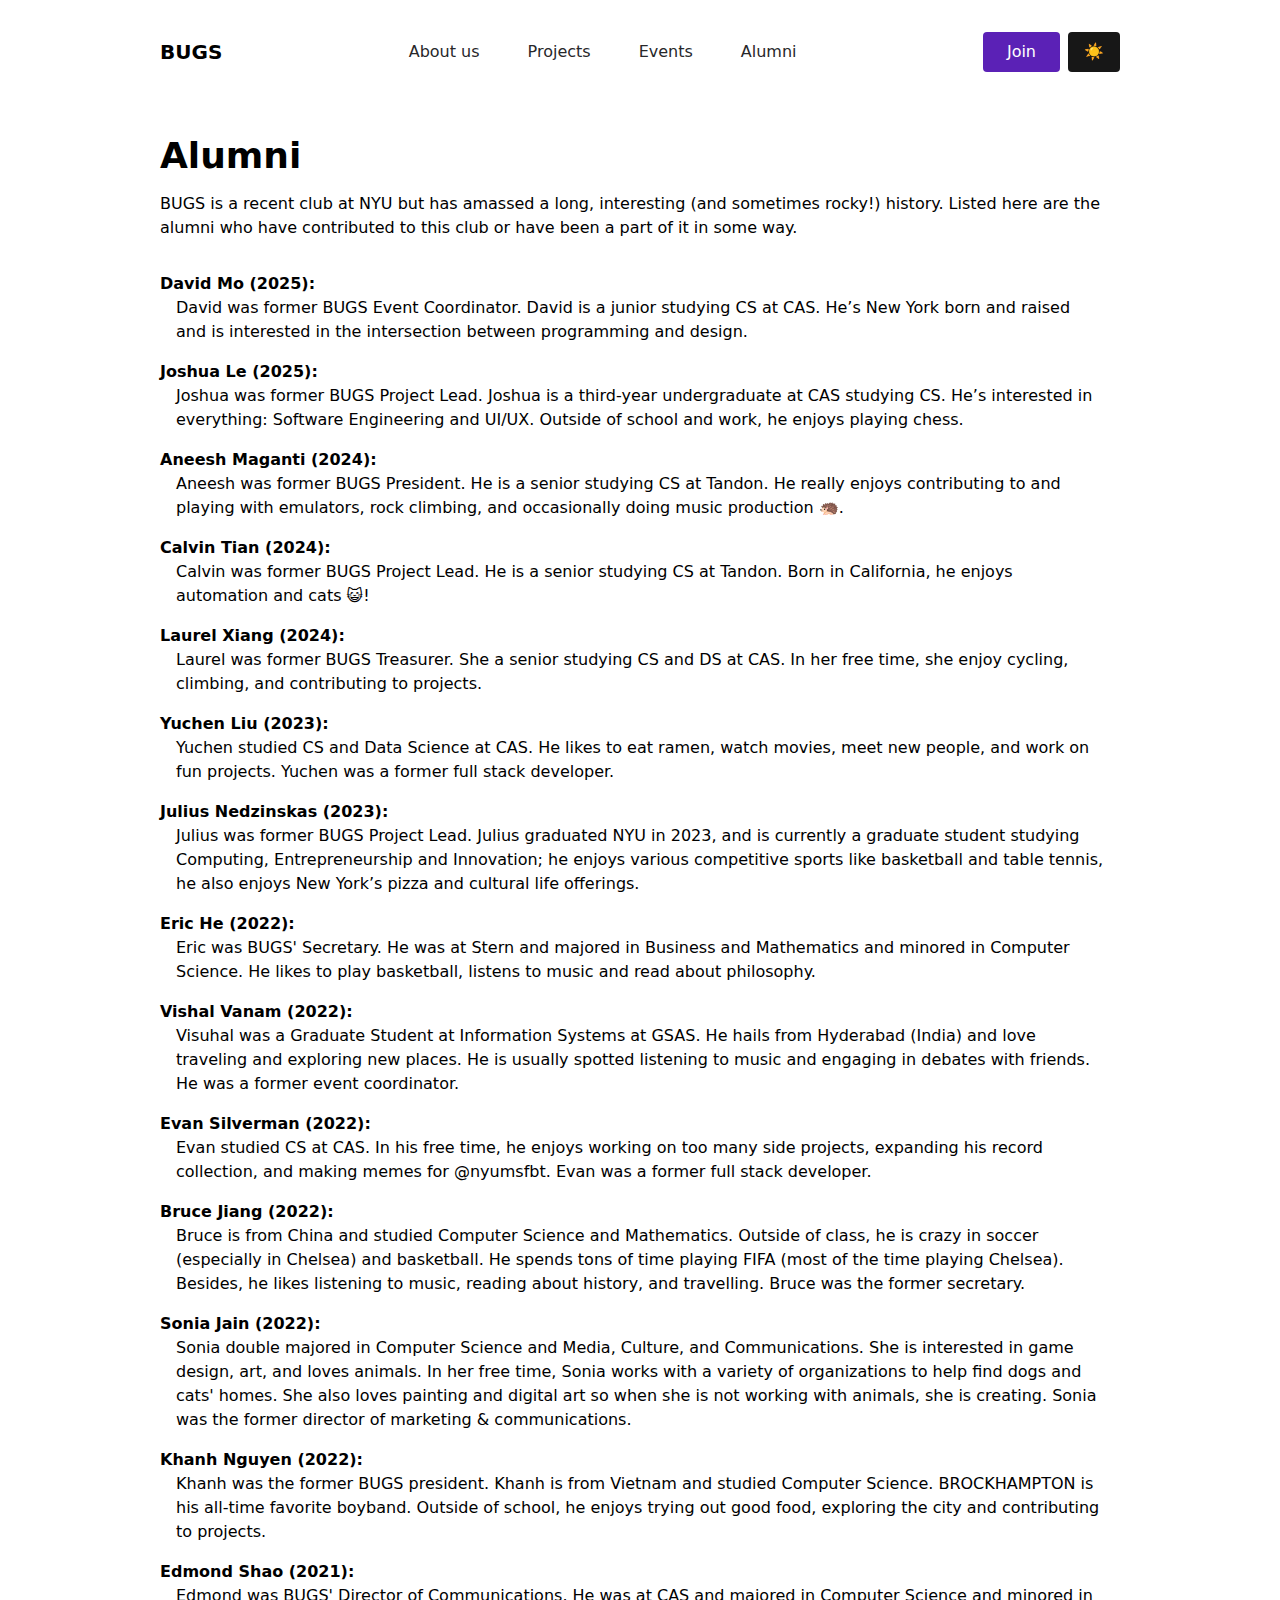
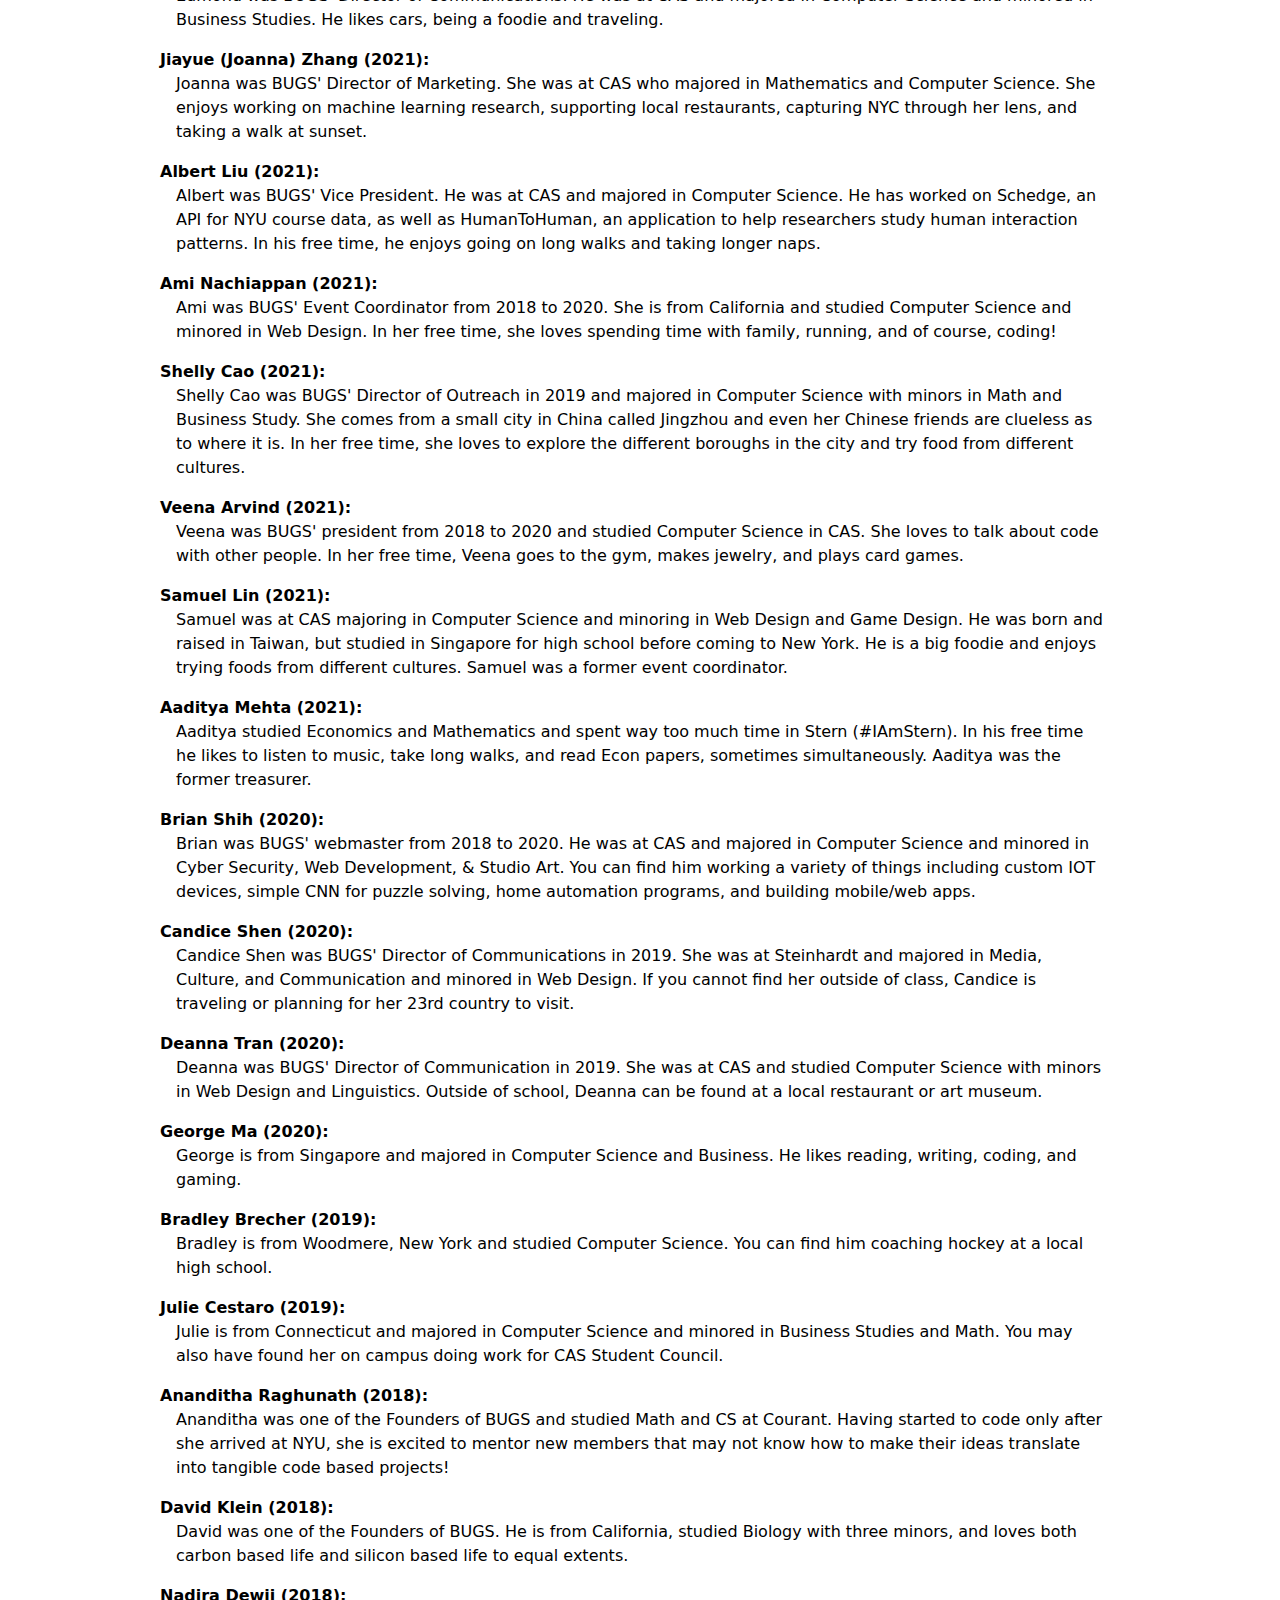
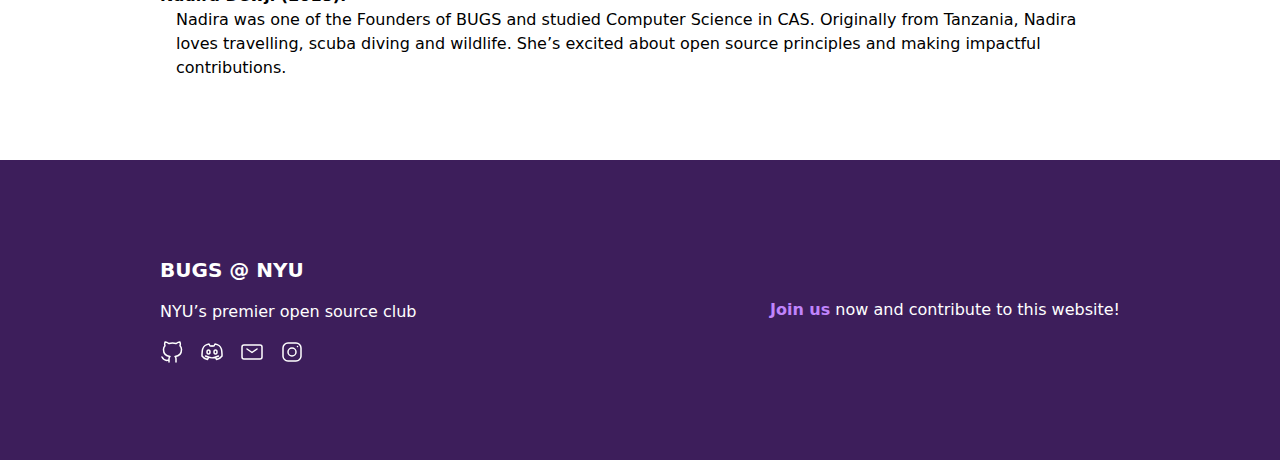
<file: alumni/index.html>
<!DOCTYPE html><html><head><meta charSet="utf-8"/><meta http-equiv="x-ua-compatible" content="ie=edge"/><meta name="viewport" content="width=device-width, initial-scale=1, shrink-to-fit=no"/><meta name="generator" content="Gatsby 5.14.1"/><style data-href="/styles.01a20171177448165512.css" data-identity="gatsby-global-css">*,:after,:before{--tw-border-spacing-x:0;--tw-border-spacing-y:0;--tw-translate-x:0;--tw-translate-y:0;--tw-rotate:0;--tw-skew-x:0;--tw-skew-y:0;--tw-scale-x:1;--tw-scale-y:1;--tw-pan-x: ;--tw-pan-y: ;--tw-pinch-zoom: ;--tw-scroll-snap-strictness:proximity;--tw-gradient-from-position: ;--tw-gradient-via-position: ;--tw-gradient-to-position: ;--tw-ordinal: ;--tw-slashed-zero: ;--tw-numeric-figure: ;--tw-numeric-spacing: ;--tw-numeric-fraction: ;--tw-ring-inset: ;--tw-ring-offset-width:0px;--tw-ring-offset-color:#fff;--tw-ring-color:rgba(59,130,246,.5);--tw-ring-offset-shadow:0 0 #0000;--tw-ring-shadow:0 0 #0000;--tw-shadow:0 0 #0000;--tw-shadow-colored:0 0 #0000;--tw-blur: ;--tw-brightness: ;--tw-contrast: ;--tw-grayscale: ;--tw-hue-rotate: ;--tw-invert: ;--tw-saturate: ;--tw-sepia: ;--tw-drop-shadow: ;--tw-backdrop-blur: ;--tw-backdrop-brightness: ;--tw-backdrop-contrast: ;--tw-backdrop-grayscale: ;--tw-backdrop-hue-rotate: ;--tw-backdrop-invert: ;--tw-backdrop-opacity: ;--tw-backdrop-saturate: ;--tw-backdrop-sepia: ;--tw-contain-size: ;--tw-contain-layout: ;--tw-contain-paint: ;--tw-contain-style: }::backdrop{--tw-border-spacing-x:0;--tw-border-spacing-y:0;--tw-translate-x:0;--tw-translate-y:0;--tw-rotate:0;--tw-skew-x:0;--tw-skew-y:0;--tw-scale-x:1;--tw-scale-y:1;--tw-pan-x: ;--tw-pan-y: ;--tw-pinch-zoom: ;--tw-scroll-snap-strictness:proximity;--tw-gradient-from-position: ;--tw-gradient-via-position: ;--tw-gradient-to-position: ;--tw-ordinal: ;--tw-slashed-zero: ;--tw-numeric-figure: ;--tw-numeric-spacing: ;--tw-numeric-fraction: ;--tw-ring-inset: ;--tw-ring-offset-width:0px;--tw-ring-offset-color:#fff;--tw-ring-color:rgba(59,130,246,.5);--tw-ring-offset-shadow:0 0 #0000;--tw-ring-shadow:0 0 #0000;--tw-shadow:0 0 #0000;--tw-shadow-colored:0 0 #0000;--tw-blur: ;--tw-brightness: ;--tw-contrast: ;--tw-grayscale: ;--tw-hue-rotate: ;--tw-invert: ;--tw-saturate: ;--tw-sepia: ;--tw-drop-shadow: ;--tw-backdrop-blur: ;--tw-backdrop-brightness: ;--tw-backdrop-contrast: ;--tw-backdrop-grayscale: ;--tw-backdrop-hue-rotate: ;--tw-backdrop-invert: ;--tw-backdrop-opacity: ;--tw-backdrop-saturate: ;--tw-backdrop-sepia: ;--tw-contain-size: ;--tw-contain-layout: ;--tw-contain-paint: ;--tw-contain-style: }/*
! tailwindcss v3.4.17 | MIT License | https://tailwindcss.com
*/*,:after,:before{border:0 solid #e5e7eb;box-sizing:border-box}:after,:before{--tw-content:""}:host,html{-webkit-text-size-adjust:100%;font-feature-settings:normal;-webkit-tap-highlight-color:transparent;font-family:ui-sans-serif,system-ui,sans-serif,Apple Color Emoji,Segoe UI Emoji,Segoe UI Symbol,Noto Color Emoji;font-variation-settings:normal;line-height:1.5;-moz-tab-size:4;-o-tab-size:4;tab-size:4}body{line-height:inherit;margin:0}hr{border-top-width:1px;color:inherit;height:0}abbr:where([title]){-webkit-text-decoration:underline dotted;text-decoration:underline dotted}h1,h2,h3,h4,h5,h6{font-size:inherit;font-weight:inherit}a{color:inherit;text-decoration:inherit}b,strong{font-weight:bolder}code,kbd,pre,samp{font-feature-settings:normal;font-family:ui-monospace,SFMono-Regular,Menlo,Monaco,Consolas,Liberation Mono,Courier New,monospace;font-size:1em;font-variation-settings:normal}small{font-size:80%}sub,sup{font-size:75%;line-height:0;position:relative;vertical-align:baseline}sub{bottom:-.25em}sup{top:-.5em}table{border-collapse:collapse;border-color:inherit;text-indent:0}button,input,optgroup,select,textarea{font-feature-settings:inherit;color:inherit;font-family:inherit;font-size:100%;font-variation-settings:inherit;font-weight:inherit;letter-spacing:inherit;line-height:inherit;margin:0;padding:0}button,select{text-transform:none}button,input:where([type=button]),input:where([type=reset]),input:where([type=submit]){-webkit-appearance:button;background-color:transparent;background-image:none}:-moz-focusring{outline:auto}:-moz-ui-invalid{box-shadow:none}progress{vertical-align:baseline}::-webkit-inner-spin-button,::-webkit-outer-spin-button{height:auto}[type=search]{-webkit-appearance:textfield;outline-offset:-2px}::-webkit-search-decoration{-webkit-appearance:none}::-webkit-file-upload-button{-webkit-appearance:button;font:inherit}summary{display:list-item}blockquote,dd,dl,figure,h1,h2,h3,h4,h5,h6,hr,p,pre{margin:0}fieldset{margin:0}fieldset,legend{padding:0}menu,ol,ul{list-style:none;margin:0;padding:0}dialog{padding:0}textarea{resize:vertical}input::-moz-placeholder,textarea::-moz-placeholder{color:#9ca3af;opacity:1}input::placeholder,textarea::placeholder{color:#9ca3af;opacity:1}[role=button],button{cursor:pointer}:disabled{cursor:default}audio,canvas,embed,iframe,img,object,svg,video{display:block;vertical-align:middle}img,video{height:auto;max-width:100%}[hidden]:where(:not([hidden=until-found])){display:none}.container{width:100%}@media (min-width:640px){.container{max-width:640px}}@media (min-width:768px){.container{max-width:768px}}@media (min-width:1024px){.container{max-width:1024px}}@media (min-width:1280px){.container{max-width:1280px}}@media (min-width:1536px){.container{max-width:1536px}}.absolute{position:absolute}.relative{position:relative}.left-0{left:0}.right-0{right:0}.top-1\/2{top:50%}.m-3{margin:.75rem}.-mx-8{margin-left:-2rem;margin-right:-2rem}.mx-4{margin-left:1rem;margin-right:1rem}.mx-auto{margin-left:auto;margin-right:auto}.my-2{margin-bottom:.5rem;margin-top:.5rem}.-mt-8{margin-top:-2rem}.mb-12{margin-bottom:3rem}.mb-16{margin-bottom:4rem}.mb-2{margin-bottom:.5rem}.mb-3{margin-bottom:.75rem}.mb-4{margin-bottom:1rem}.mb-5{margin-bottom:1.25rem}.mb-8{margin-bottom:2rem}.ml-4{margin-left:1rem}.ml-60{margin-left:15rem}.mr-2{margin-right:.5rem}.mt-12{margin-top:3rem}.mt-2{margin-top:.5rem}.mt-4{margin-top:1rem}.mt-6{margin-top:1.5rem}.mt-8{margin-top:2rem}.block{display:block}.inline-block{display:inline-block}.flex{display:flex}.grid{display:grid}.hidden{display:none}.h-0{height:0}.h-10{height:2.5rem}.h-44{height:11rem}.h-5{height:1.25rem}.h-64{height:16rem}.h-80{height:20rem}.h-\[225px\]{height:225px}.h-full{height:100%}.min-h-\[calc\(100vh-12rem\)\]{min-height:calc(100vh - 12rem)}.min-h-screen{min-height:100vh}.w-10{width:2.5rem}.w-5{width:1.25rem}.w-80{width:20rem}.w-full{width:100%}.max-w-5xl{max-width:64rem}.flex-none{flex:none}.flex-shrink-0{flex-shrink:0}.flex-grow,.grow{flex-grow:1}.-translate-y-1\/2{--tw-translate-y:-50%}.-translate-y-1\/2,.transform{transform:translate(var(--tw-translate-x),var(--tw-translate-y)) rotate(var(--tw-rotate)) skewX(var(--tw-skew-x)) skewY(var(--tw-skew-y)) scaleX(var(--tw-scale-x)) scaleY(var(--tw-scale-y))}.cursor-not-allowed{cursor:not-allowed}.resize{resize:both}.grid-cols-1{grid-template-columns:repeat(1,minmax(0,1fr))}.flex-row{flex-direction:row}.flex-col{flex-direction:column}.flex-wrap{flex-wrap:wrap}.items-start{align-items:flex-start}.items-center{align-items:center}.justify-center{justify-content:center}.justify-between{justify-content:space-between}.gap-12{gap:3rem}.gap-2{gap:.5rem}.gap-4{gap:1rem}.gap-8{gap:2rem}.gap-x-2{-moz-column-gap:.5rem;column-gap:.5rem}.gap-x-4{-moz-column-gap:1rem;column-gap:1rem}.gap-y-4{row-gap:1rem}.space-x-32>:not([hidden])~:not([hidden]){--tw-space-x-reverse:0;margin-left:calc(8rem*(1 - var(--tw-space-x-reverse)));margin-right:calc(8rem*var(--tw-space-x-reverse))}.space-y-2>:not([hidden])~:not([hidden]){--tw-space-y-reverse:0;margin-bottom:calc(.5rem*var(--tw-space-y-reverse));margin-top:calc(.5rem*(1 - var(--tw-space-y-reverse)))}.space-y-4>:not([hidden])~:not([hidden]){--tw-space-y-reverse:0;margin-bottom:calc(1rem*var(--tw-space-y-reverse));margin-top:calc(1rem*(1 - var(--tw-space-y-reverse)))}.justify-self-end{justify-self:end}.overflow-hidden,.truncate{overflow:hidden}.truncate{text-overflow:ellipsis;white-space:nowrap}.rounded{border-radius:.25rem}.rounded-2xl{border-radius:1rem}.rounded-full{border-radius:9999px}.rounded-lg{border-radius:.5rem}.rounded-md{border-radius:.375rem}.rounded-sm{border-radius:.125rem}.rounded-xl{border-radius:.75rem}.rounded-l-xl{border-bottom-left-radius:.75rem;border-top-left-radius:.75rem}.rounded-r-xl{border-bottom-right-radius:.75rem;border-top-right-radius:.75rem}.rounded-t-lg{border-top-left-radius:.5rem;border-top-right-radius:.5rem}.border{border-width:1px}.border-2{border-width:2px}.border-l-0{border-left-width:0}.border-r-0{border-right-width:0}.border-gray-300{--tw-border-opacity:1;border-color:rgb(209 213 219/var(--tw-border-opacity,1))}.border-white{--tw-border-opacity:1;border-color:rgb(255 255 255/var(--tw-border-opacity,1))}.bg-\[\#3D1E5B\]{--tw-bg-opacity:1;background-color:rgb(61 30 91/var(--tw-bg-opacity,1))}.bg-\[\#F9F9FF\]{--tw-bg-opacity:1;background-color:rgb(249 249 255/var(--tw-bg-opacity,1))}.bg-neutral-900{--tw-bg-opacity:1;background-color:rgb(23 23 23/var(--tw-bg-opacity,1))}.bg-orange-900{--tw-bg-opacity:1;background-color:rgb(124 45 18/var(--tw-bg-opacity,1))}.bg-purple-100{--tw-bg-opacity:1;background-color:rgb(243 232 255/var(--tw-bg-opacity,1))}.bg-violet-800{--tw-bg-opacity:1;background-color:rgb(91 33 182/var(--tw-bg-opacity,1))}.bg-white{--tw-bg-opacity:1;background-color:rgb(255 255 255/var(--tw-bg-opacity,1))}.object-contain{-o-object-fit:contain;object-fit:contain}.object-cover{-o-object-fit:cover;object-fit:cover}.p-0{padding:0}.p-16{padding:4rem}.p-4{padding:1rem}.p-8{padding:2rem}.px-2{padding-left:.5rem;padding-right:.5rem}.px-3{padding-left:.75rem;padding-right:.75rem}.px-4{padding-left:1rem;padding-right:1rem}.px-6{padding-left:1.5rem;padding-right:1.5rem}.px-8{padding-left:2rem;padding-right:2rem}.py-1{padding-bottom:.25rem;padding-top:.25rem}.py-2{padding-bottom:.5rem;padding-top:.5rem}.py-24{padding-bottom:6rem;padding-top:6rem}.py-3{padding-bottom:.75rem;padding-top:.75rem}.py-8{padding-bottom:2rem;padding-top:2rem}.pb-4{padding-bottom:1rem}.text-center{text-align:center}.text-2xl{font-size:1.5rem;line-height:2rem}.text-4xl{font-size:2.25rem;line-height:2.5rem}.text-5xl{font-size:3rem;line-height:1}.text-lg{font-size:1.125rem;line-height:1.75rem}.text-sm{font-size:.875rem;line-height:1.25rem}.text-xl{font-size:1.25rem;line-height:1.75rem}.font-bold{font-weight:700}.font-semibold{font-weight:600}.leading-relaxed{line-height:1.625}.leading-tight{line-height:1.25}.text-\[\#8900e1\]{--tw-text-opacity:1;color:rgb(137 0 225/var(--tw-text-opacity,1))}.text-black{--tw-text-opacity:1;color:rgb(0 0 0/var(--tw-text-opacity,1))}.text-blue-500{--tw-text-opacity:1;color:rgb(59 130 246/var(--tw-text-opacity,1))}.text-purple-400{--tw-text-opacity:1;color:rgb(192 132 252/var(--tw-text-opacity,1))}.text-purple-600{--tw-text-opacity:1;color:rgb(147 51 234/var(--tw-text-opacity,1))}.text-violet-600{--tw-text-opacity:1;color:rgb(124 58 237/var(--tw-text-opacity,1))}.text-white{--tw-text-opacity:1;color:rgb(255 255 255/var(--tw-text-opacity,1))}.text-zinc-600{--tw-text-opacity:1;color:rgb(82 82 91/var(--tw-text-opacity,1))}.text-zinc-800{--tw-text-opacity:1;color:rgb(39 39 42/var(--tw-text-opacity,1))}.antialiased{-webkit-font-smoothing:antialiased;-moz-osx-font-smoothing:grayscale}.opacity-50{opacity:.5}.shadow{--tw-shadow:0 1px 3px 0 rgba(0,0,0,.1),0 1px 2px -1px rgba(0,0,0,.1);--tw-shadow-colored:0 1px 3px 0 var(--tw-shadow-color),0 1px 2px -1px var(--tw-shadow-color);box-shadow:var(--tw-ring-offset-shadow,0 0 #0000),var(--tw-ring-shadow,0 0 #0000),var(--tw-shadow)}.drop-shadow-\[0_8px_16px_rgba\(151\2c 151\2c 151\2c 0\.25\)\]{--tw-drop-shadow:drop-shadow(0 8px 16px hsla(0,0%,59%,.25))}.drop-shadow-\[0_8px_16px_rgba\(151\2c 151\2c 151\2c 0\.25\)\],.filter{filter:var(--tw-blur) var(--tw-brightness) var(--tw-contrast) var(--tw-grayscale) var(--tw-hue-rotate) var(--tw-invert) var(--tw-saturate) var(--tw-sepia) var(--tw-drop-shadow)}.transition-colors{transition-duration:.15s;transition-property:color,background-color,border-color,text-decoration-color,fill,stroke;transition-timing-function:cubic-bezier(.4,0,.2,1)}.transition-height{transition-duration:.15s;transition-property:height;transition-timing-function:cubic-bezier(.4,0,.2,1)}.transition-transform{transition-duration:.15s;transition-property:transform;transition-timing-function:cubic-bezier(.4,0,.2,1)}.duration-100{transition-duration:.1s}.duration-300{transition-duration:.3s}.hover\:-translate-y-1:hover{--tw-translate-y:-0.25rem}.hover\:-translate-y-1:hover,.hover\:scale-110:hover{transform:translate(var(--tw-translate-x),var(--tw-translate-y)) rotate(var(--tw-rotate)) skewX(var(--tw-skew-x)) skewY(var(--tw-skew-y)) scaleX(var(--tw-scale-x)) scaleY(var(--tw-scale-y))}.hover\:scale-110:hover{--tw-scale-x:1.1;--tw-scale-y:1.1}.hover\:bg-gray-100:hover{--tw-bg-opacity:1;background-color:rgb(243 244 246/var(--tw-bg-opacity,1))}.hover\:bg-gray-200:hover{--tw-bg-opacity:1;background-color:rgb(229 231 235/var(--tw-bg-opacity,1))}.hover\:bg-neutral-800:hover{--tw-bg-opacity:1;background-color:rgb(38 38 38/var(--tw-bg-opacity,1))}.hover\:bg-violet-600:hover{--tw-bg-opacity:1;background-color:rgb(124 58 237/var(--tw-bg-opacity,1))}.hover\:bg-white:hover{--tw-bg-opacity:1;background-color:rgb(255 255 255/var(--tw-bg-opacity,1))}.hover\:bg-opacity-\[0\.3\]:hover{--tw-bg-opacity:0.3}.hover\:text-pink-200:hover{--tw-text-opacity:1;color:rgb(251 207 232/var(--tw-text-opacity,1))}.hover\:underline:hover{text-decoration-line:underline}.group:hover .group-hover\:scale-105{--tw-scale-x:1.05;--tw-scale-y:1.05;transform:translate(var(--tw-translate-x),var(--tw-translate-y)) rotate(var(--tw-rotate)) skewX(var(--tw-skew-x)) skewY(var(--tw-skew-y)) scaleX(var(--tw-scale-x)) scaleY(var(--tw-scale-y))}.group:hover .group-hover\:bg-neutral-600{--tw-bg-opacity:1;background-color:rgb(82 82 82/var(--tw-bg-opacity,1))}.dark\:border-gray-300:is(.dark *){--tw-border-opacity:1;border-color:rgb(209 213 219/var(--tw-border-opacity,1))}.dark\:border-neutral-700:is(.dark *){--tw-border-opacity:1;border-color:rgb(64 64 64/var(--tw-border-opacity,1))}.dark\:bg-neutral-800:is(.dark *){--tw-bg-opacity:1;background-color:rgb(38 38 38/var(--tw-bg-opacity,1))}.dark\:bg-neutral-900:is(.dark *){--tw-bg-opacity:1;background-color:rgb(23 23 23/var(--tw-bg-opacity,1))}.dark\:bg-purple-900:is(.dark *){--tw-bg-opacity:1;background-color:rgb(88 28 135/var(--tw-bg-opacity,1))}.dark\:bg-zinc-900:is(.dark *){--tw-bg-opacity:1;background-color:rgb(24 24 27/var(--tw-bg-opacity,1))}.dark\:text-purple-200:is(.dark *){--tw-text-opacity:1;color:rgb(233 213 255/var(--tw-text-opacity,1))}.dark\:text-stone-100:is(.dark *){--tw-text-opacity:1;color:rgb(245 245 244/var(--tw-text-opacity,1))}.dark\:text-white:is(.dark *){--tw-text-opacity:1;color:rgb(255 255 255/var(--tw-text-opacity,1))}.dark\:text-zinc-400:is(.dark *){--tw-text-opacity:1;color:rgb(161 161 170/var(--tw-text-opacity,1))}.dark\:hover\:bg-neutral-600:hover:is(.dark *){--tw-bg-opacity:1;background-color:rgb(82 82 82/var(--tw-bg-opacity,1))}.dark\:hover\:bg-neutral-800:hover:is(.dark *){--tw-bg-opacity:1;background-color:rgb(38 38 38/var(--tw-bg-opacity,1))}@media (min-width:640px){.sm\:h-96{height:24rem}.sm\:grid-cols-2{grid-template-columns:repeat(2,minmax(0,1fr))}}@media (min-width:768px){.md\:mb-0{margin-bottom:0}.md\:mt-0{margin-top:0}.md\:block{display:block}.md\:inline-block{display:inline-block}.md\:flex{display:flex}.md\:hidden{display:none}.md\:h-30rem{height:30rem}.md\:h-auto{height:auto}.md\:w-auto{width:auto}.md\:flex-grow{flex-grow:1}.md\:grid-cols-2{grid-template-columns:repeat(2,minmax(0,1fr))}.md\:flex-row{flex-direction:row}.md\:items-center{align-items:center}.md\:justify-center{justify-content:center}.md\:gap-0{gap:0}.md\:space-x-12>:not([hidden])~:not([hidden]){--tw-space-x-reverse:0;margin-left:calc(3rem*(1 - var(--tw-space-x-reverse)));margin-right:calc(3rem*var(--tw-space-x-reverse))}.md\:space-x-4>:not([hidden])~:not([hidden]){--tw-space-x-reverse:0;margin-left:calc(1rem*(1 - var(--tw-space-x-reverse)));margin-right:calc(1rem*var(--tw-space-x-reverse))}.md\:space-y-0>:not([hidden])~:not([hidden]){--tw-space-y-reverse:0;margin-bottom:calc(0px*var(--tw-space-y-reverse));margin-top:calc(0px*(1 - var(--tw-space-y-reverse)))}}@media (min-width:1024px){.lg\:grid-cols-3{grid-template-columns:repeat(3,minmax(0,1fr))}.lg\:py-28{padding-bottom:7rem;padding-top:7rem}.lg\:text-8xl{font-size:6rem;line-height:1}}.\[\&\>path\]\:dark\:fill-white:is(.dark *)>path{fill:#fff}</style><style>.gatsby-image-wrapper{position:relative;overflow:hidden}.gatsby-image-wrapper picture.object-fit-polyfill{position:static!important}.gatsby-image-wrapper img{bottom:0;height:100%;left:0;margin:0;max-width:none;padding:0;position:absolute;right:0;top:0;width:100%;object-fit:cover}.gatsby-image-wrapper [data-main-image]{opacity:0;transform:translateZ(0);transition:opacity .25s linear;will-change:opacity}.gatsby-image-wrapper-constrained{display:inline-block;vertical-align:top}</style><noscript><style>.gatsby-image-wrapper noscript [data-main-image]{opacity:1!important}.gatsby-image-wrapper [data-placeholder-image]{opacity:0!important}</style></noscript><script type="module">const e="undefined"!=typeof HTMLImageElement&&"loading"in HTMLImageElement.prototype;e&&document.body.addEventListener("load",(function(e){const t=e.target;if(void 0===t.dataset.mainImage)return;if(void 0===t.dataset.gatsbyImageSsr)return;let a=null,n=t;for(;null===a&&n;)void 0!==n.parentNode.dataset.gatsbyImageWrapper&&(a=n.parentNode),n=n.parentNode;const o=a.querySelector("[data-placeholder-image]"),r=new Image;r.src=t.currentSrc,r.decode().catch((()=>{})).then((()=>{t.style.opacity=1,o&&(o.style.opacity=0,o.style.transition="opacity 500ms linear")}))}),!0);</script><link rel="sitemap" type="application/xml" href="/sitemap-index.xml"/><link rel="icon" href="/favicon-32x32.png?v=020940748c1f26abe38ecc937d8e483f" type="image/png"/><link rel="manifest" href="/manifest.webmanifest" crossorigin="anonymous"/><link rel="apple-touch-icon" sizes="48x48" href="/icons/icon-48x48.png?v=020940748c1f26abe38ecc937d8e483f"/><link rel="apple-touch-icon" sizes="72x72" href="/icons/icon-72x72.png?v=020940748c1f26abe38ecc937d8e483f"/><link rel="apple-touch-icon" sizes="96x96" href="/icons/icon-96x96.png?v=020940748c1f26abe38ecc937d8e483f"/><link rel="apple-touch-icon" sizes="144x144" href="/icons/icon-144x144.png?v=020940748c1f26abe38ecc937d8e483f"/><link rel="apple-touch-icon" sizes="192x192" href="/icons/icon-192x192.png?v=020940748c1f26abe38ecc937d8e483f"/><link rel="apple-touch-icon" sizes="256x256" href="/icons/icon-256x256.png?v=020940748c1f26abe38ecc937d8e483f"/><link rel="apple-touch-icon" sizes="384x384" href="/icons/icon-384x384.png?v=020940748c1f26abe38ecc937d8e483f"/><link rel="apple-touch-icon" sizes="512x512" href="/icons/icon-512x512.png?v=020940748c1f26abe38ecc937d8e483f"/><title data-gatsby-head="true">About</title></head><body><div id="___gatsby"><div style="outline:none" tabindex="-1" id="gatsby-focus-wrapper"><div class="min-h-screen antialiased dark"><div class="light:bg-white dark:bg-zinc-900"><header><nav class="flex max-w-5xl mx-auto items-center justify-between flex-wrap p-8"><div class="flex items-center flex-shrink-0"><a class="text-xl font-bold dark:text-stone-100" href="/">BUGS</a></div><div class="block md:hidden"><button class="text-white flex w-10 h-10 items-center justify-center"><svg width="24" height="24" stroke-width="1.5" viewBox="0 0 24 24" fill="none" xmlns="http://www.w3.org/2000/svg" color="currentColor"><path d="M3 5h18M3 12h18M3 19h18" stroke="currentColor" stroke-linecap="round" stroke-linejoin="round"></path></svg></button></div><div class="h-0 w-full block truncate flex-grow mt-2 transition-height duration-100 md:mt-0 md:flex md:items-center md:w-auto md:h-auto"><div class="md:flex md:flex-row md:flex-grow md:space-x-12 md:justify-center"><a class="text-zinc-800 block mb-4 md:mb-0 md:inline-block dark:text-stone-100" href="/about/">About us</a><a class="text-zinc-800 block mb-4 md:mb-0 md:inline-block dark:text-stone-100" href="/projects/">Projects</a><a class="text-zinc-800 block mb-4 md:mb-0 md:inline-block dark:text-stone-100" href="/events/">Events</a><a aria-current="page" class="text-zinc-800 block mb-4 md:mb-0 md:inline-block dark:text-stone-100" href="/alumni/">Alumni</a></div><div class="flex flex-row gap-2"><a href="https://discord.gg/75jgtXy7rz"><button class="px-4 py-2 rounded bg-violet-800 hover:bg-violet-600 text-white px-6">Join</button></a><button class="px-4 py-2 rounded bg-neutral-900 dark:bg-neutral-800 hover:bg-neutral-800 dark:hover:bg-neutral-600 text-white pv-6">🌙</button></div></div></nav></header><main class="w-full min-h-[calc(100vh-12rem)] dark:text-white"><div class="max-w-5xl mx-auto px-8 flex flex-col py-8"><h1 class="text-4xl font-bold">Alumni</h1><p class="mt-4 mb-4">BUGS is a recent club at NYU but has amassed a long, interesting (and sometimes rocky!) history. Listed here are the alumni who have contributed to this club or have been a part of it in some way.</p><div class="mt-4 mb-8"><div class="mb-4"><p class="font-bold">David Mo<!-- --> (<!-- -->2025<!-- -->):</p><div class="mx-4">David was former BUGS Event Coordinator. David is a junior studying CS at CAS. He’s New York born and raised and is interested in the intersection between programming and design.</div></div><div class="mb-4"><p class="font-bold">Joshua Le<!-- --> (<!-- -->2025<!-- -->):</p><div class="mx-4">Joshua was former BUGS Project Lead. Joshua is a third-year undergraduate at CAS studying CS. He’s interested in everything: Software Engineering and UI/UX. Outside of school and work, he enjoys playing chess.</div></div><div class="mb-4"><p class="font-bold">Aneesh Maganti<!-- --> (<!-- -->2024<!-- -->):</p><div class="mx-4">Aneesh was former BUGS President. He is a senior studying CS at Tandon. He really enjoys contributing to and playing with emulators, rock climbing, and occasionally doing music production 🦔.</div></div><div class="mb-4"><p class="font-bold">Calvin Tian<!-- --> (<!-- -->2024<!-- -->):</p><div class="mx-4">Calvin was former BUGS Project Lead. He is a senior studying CS at Tandon. Born in California, he enjoys automation and cats 😺!</div></div><div class="mb-4"><p class="font-bold">Laurel Xiang<!-- --> (<!-- -->2024<!-- -->):</p><div class="mx-4">Laurel was former BUGS Treasurer. She a senior studying CS and DS at CAS. In her free time, she enjoy cycling, climbing, and contributing to projects.</div></div><div class="mb-4"><p class="font-bold">Yuchen Liu<!-- --> (<!-- -->2023<!-- -->):</p><div class="mx-4">Yuchen studied CS and Data Science at CAS. He likes to eat ramen, watch movies, meet new people, and work on fun projects. Yuchen was a former full stack developer.</div></div><div class="mb-4"><p class="font-bold">Julius Nedzinskas<!-- --> (<!-- -->2023<!-- -->):</p><div class="mx-4">Julius was former BUGS Project Lead. Julius graduated NYU in 2023, and is currently a graduate student studying Computing, Entrepreneurship and Innovation; he enjoys various competitive sports like basketball and table tennis, he also enjoys New York’s pizza and cultural life offerings.</div></div><div class="mb-4"><p class="font-bold">Eric He<!-- --> (<!-- -->2022<!-- -->):</p><div class="mx-4">Eric was BUGS&#x27; Secretary. He was at Stern and majored in Business and Mathematics and minored in Computer Science. He likes to play basketball, listens to music and read about philosophy.</div></div><div class="mb-4"><p class="font-bold">Vishal Vanam<!-- --> (<!-- -->2022<!-- -->):</p><div class="mx-4">Visuhal was a Graduate Student at Information Systems at GSAS. He hails from Hyderabad (India) and love traveling and exploring new places. He is usually spotted listening to music and engaging in debates with friends. He was a former event coordinator.</div></div><div class="mb-4"><p class="font-bold">Evan Silverman<!-- --> (<!-- -->2022<!-- -->):</p><div class="mx-4">Evan studied CS at CAS. In his free time, he enjoys working on too many side projects, expanding his record collection, and making memes for @nyumsfbt. Evan was a former full stack developer.</div></div><div class="mb-4"><p class="font-bold">Bruce Jiang<!-- --> (<!-- -->2022<!-- -->):</p><div class="mx-4">Bruce is from China and studied Computer Science and Mathematics. Outside of class, he is crazy in soccer (especially in Chelsea) and basketball. He spends tons of time playing FIFA (most of the time playing Chelsea). Besides, he likes listening to music, reading about history, and travelling. Bruce was the former secretary.</div></div><div class="mb-4"><p class="font-bold">Sonia Jain<!-- --> (<!-- -->2022<!-- -->):</p><div class="mx-4">Sonia double majored in Computer Science and Media, Culture, and Communications. She is interested in game design, art, and loves animals. In her free time, Sonia works with a variety of organizations to help find dogs and cats&#x27; homes. She also loves painting and digital art so when she is not working with animals, she is creating. Sonia was the former director of marketing &amp; communications.</div></div><div class="mb-4"><p class="font-bold">Khanh Nguyen<!-- --> (<!-- -->2022<!-- -->):</p><div class="mx-4">Khanh was the former BUGS president. Khanh is from Vietnam and studied Computer Science. BROCKHAMPTON is his all-time favorite boyband. Outside of school, he enjoys trying out good food, exploring the city and contributing to projects.</div></div><div class="mb-4"><p class="font-bold">Edmond Shao<!-- --> (<!-- -->2021<!-- -->):</p><div class="mx-4">Edmond was BUGS&#x27; Director of Communications. He was at CAS and majored in Computer Science and minored in Business Studies. He likes cars, being a foodie and traveling.</div></div><div class="mb-4"><p class="font-bold">Jiayue (Joanna) Zhang<!-- --> (<!-- -->2021<!-- -->):</p><div class="mx-4">Joanna was BUGS&#x27; Director of Marketing. She was at CAS who majored in Mathematics and Computer Science. She enjoys working on machine learning research, supporting local restaurants, capturing NYC through her lens, and taking a walk at sunset.</div></div><div class="mb-4"><p class="font-bold">Albert Liu<!-- --> (<!-- -->2021<!-- -->):</p><div class="mx-4">Albert was BUGS&#x27; Vice President. He was at CAS and majored in Computer Science. He has worked on Schedge, an API for NYU course data, as well as HumanToHuman, an application to help researchers study human interaction patterns. In his free time, he enjoys going on long walks and taking longer naps.</div></div><div class="mb-4"><p class="font-bold">Ami Nachiappan<!-- --> (<!-- -->2021<!-- -->):</p><div class="mx-4">Ami was BUGS&#x27; Event Coordinator from 2018 to 2020. She is from California and studied Computer Science and minored in Web Design. In her free time, she loves spending time with family, running, and of course, coding!</div></div><div class="mb-4"><p class="font-bold">Shelly Cao<!-- --> (<!-- -->2021<!-- -->):</p><div class="mx-4">Shelly Cao was BUGS&#x27; Director of Outreach in 2019 and majored in Computer Science with minors in Math and Business Study. She comes from a small city in China called Jingzhou and even her Chinese friends are clueless as to where it is. In her free time, she loves to explore the different boroughs in the city and try food from different cultures.</div></div><div class="mb-4"><p class="font-bold">Veena Arvind<!-- --> (<!-- -->2021<!-- -->):</p><div class="mx-4">Veena was BUGS&#x27; president from 2018 to 2020 and studied Computer Science in CAS. She loves to talk about code with other people. In her free time, Veena goes to the gym, makes jewelry, and plays card games.</div></div><div class="mb-4"><p class="font-bold">Samuel Lin<!-- --> (<!-- -->2021<!-- -->):</p><div class="mx-4">Samuel was at CAS majoring in Computer Science and minoring in Web Design and Game Design. He was born and raised in Taiwan, but studied in Singapore for high school before coming to New York. He is a big foodie and enjoys trying foods from different cultures. Samuel was a former event coordinator.</div></div><div class="mb-4"><p class="font-bold">Aaditya Mehta<!-- --> (<!-- -->2021<!-- -->):</p><div class="mx-4">Aaditya studied Economics and Mathematics and spent way too much time in Stern (#IAmStern). In his free time he likes to listen to music, take long walks, and read Econ papers, sometimes simultaneously. Aaditya was the former treasurer.</div></div><div class="mb-4"><p class="font-bold">Brian Shih<!-- --> (<!-- -->2020<!-- -->):</p><div class="mx-4">Brian was BUGS&#x27; webmaster from 2018 to 2020. He was at CAS and majored in Computer Science and minored in Cyber Security, Web Development, &amp; Studio Art. You can find him working a variety of things including custom IOT devices, simple CNN for puzzle solving, home automation programs, and building mobile/web apps.</div></div><div class="mb-4"><p class="font-bold">Candice Shen<!-- --> (<!-- -->2020<!-- -->):</p><div class="mx-4">Candice Shen was BUGS&#x27; Director of Communications in 2019. She was at Steinhardt and majored in Media, Culture, and Communication and minored in Web Design. If you cannot find her outside of class, Candice is traveling or planning for her 23rd country to visit.</div></div><div class="mb-4"><p class="font-bold">Deanna Tran<!-- --> (<!-- -->2020<!-- -->):</p><div class="mx-4">Deanna was BUGS&#x27; Director of Communication in 2019. She was at CAS and studied Computer Science with minors in Web Design and Linguistics. Outside of school, Deanna can be found at a local restaurant or art museum.</div></div><div class="mb-4"><p class="font-bold">George Ma<!-- --> (<!-- -->2020<!-- -->):</p><div class="mx-4">George is from Singapore and majored in Computer Science and Business. He likes reading, writing, coding, and gaming.</div></div><div class="mb-4"><p class="font-bold">Bradley Brecher<!-- --> (<!-- -->2019<!-- -->):</p><div class="mx-4">Bradley is from Woodmere, New York and studied Computer Science. You can find him coaching hockey at a local high school.</div></div><div class="mb-4"><p class="font-bold">Julie Cestaro<!-- --> (<!-- -->2019<!-- -->):</p><div class="mx-4">Julie is from Connecticut and majored in Computer Science and minored in Business Studies and Math. You may also have found her on campus doing work for CAS Student Council.</div></div><div class="mb-4"><p class="font-bold">Ananditha Raghunath<!-- --> (<!-- -->2018<!-- -->):</p><div class="mx-4">Ananditha was one of the Founders of BUGS and studied Math and CS at Courant. Having started to code only after she arrived at NYU, she is excited to mentor new members that may not know how to make their ideas translate into tangible code based projects!</div></div><div class="mb-4"><p class="font-bold">David Klein<!-- --> (<!-- -->2018<!-- -->):</p><div class="mx-4">David was one of the Founders of BUGS. He is from California, studied Biology with three minors, and loves both carbon based life and silicon based life to equal extents.</div></div><div class="mb-4"><p class="font-bold">Nadira Dewji<!-- --> (<!-- -->2018<!-- -->):</p><div class="mx-4">Nadira was one of the Founders of BUGS and studied Computer Science in CAS. Originally from Tanzania, Nadira loves travelling, scuba diving and wildlife. She’s excited about open source principles and making impactful contributions.</div></div></div></div></main><footer class="w-full bg-[#3D1E5B] text-white"><div class="mx-auto max-w-5xl px-8 py-24 flex flex-col gap-12 items-start justify-between md:flex-row md:items-center md:gap-0"><div class="flex flex-col gap-y-4"><p class="text-xl font-bold">BUGS @ NYU</p><p>NYU’s premier open source club</p><div class="flex flex-row gap-x-4"><a class="hover:scale-110" href="https://github.com/BUGS-NYU" target="_blank" rel="noopener noreferrer"><svg width="1.5em" height="1.5em" stroke-width="1.5" viewBox="0 0 24 24" fill="none" xmlns="http://www.w3.org/2000/svg" color="currentColor"><path d="M16 22.027v-2.87a3.37 3.37 0 00-.94-2.61c3.14-.35 6.44-1.54 6.44-7a5.44 5.44 0 00-1.5-3.75 5.07 5.07 0 00-.09-3.77s-1.18-.35-3.91 1.48a13.38 13.38 0 00-7 0c-2.73-1.83-3.91-1.48-3.91-1.48A5.07 5.07 0 005 5.797a5.44 5.44 0 00-1.5 3.78c0 5.42 3.3 6.61 6.44 7a3.37 3.37 0 00-.94 2.58v2.87M9 20.027c-3 .973-5.5 0-7-3" stroke="currentColor" stroke-linecap="round" stroke-linejoin="round"></path></svg></a><a class="hover:scale-110" href="https://discord.com/invite/75jgtXy7rz" target="_blank" rel="noopener noreferrer"><svg width="1.5em" height="1.5em" viewBox="0 0 24 24" stroke-width="1.5" fill="none" xmlns="http://www.w3.org/2000/svg" color="currentColor"><path d="M5.5 16c5 2.5 8 2.5 13 0M15.5 17.5l1 2s4.171-1.328 5.5-3.5c0-1 .53-8.147-3-10.5-1.5-1-4-1.5-4-1.5l-1 2h-2" stroke="currentColor" stroke-linecap="round" stroke-linejoin="round"></path><path d="M8.528 17.5l-1 2s-4.171-1.328-5.5-3.5c0-1-.53-8.147 3-10.5 1.5-1 4-1.5 4-1.5l1 2h2" stroke="currentColor" stroke-linecap="round" stroke-linejoin="round"></path><path d="M8.5 14c-.828 0-1.5-.895-1.5-2s.672-2 1.5-2 1.5.895 1.5 2-.672 2-1.5 2zM15.5 14c-.828 0-1.5-.895-1.5-2s.672-2 1.5-2 1.5.895 1.5 2-.672 2-1.5 2z" stroke="currentColor" stroke-linecap="round" stroke-linejoin="round"></path></svg></a><a class="hover:scale-110" href="mailto:bugsnyu@gmail.com" target="_blank" rel="noopener noreferrer"><svg width="1.5em" height="1.5em" stroke-width="1.5" viewBox="0 0 24 24" fill="none" xmlns="http://www.w3.org/2000/svg" color="currentColor"><path d="M7 9l5 3.5L17 9" stroke="currentColor" stroke-linecap="round" stroke-linejoin="round"></path><path d="M2 17V7a2 2 0 012-2h16a2 2 0 012 2v10a2 2 0 01-2 2H4a2 2 0 01-2-2z" stroke="currentColor"></path></svg></a><a class="hover:scale-110" href="https://www.instagram.com/bugsnyu/" target="_blank" rel="noopener noreferrer"><svg width="1.5em" height="1.5em" stroke-width="1.5" viewBox="0 0 24 24" fill="none" xmlns="http://www.w3.org/2000/svg" color="currentColor"><path d="M12 16a4 4 0 100-8 4 4 0 000 8z" stroke="currentColor" stroke-linecap="round" stroke-linejoin="round"></path><path d="M3 16V8a5 5 0 015-5h8a5 5 0 015 5v8a5 5 0 01-5 5H8a5 5 0 01-5-5z" stroke="currentColor"></path><path d="M17.5 6.51l.01-.011" stroke="currentColor" stroke-linecap="round" stroke-linejoin="round"></path></svg></a></div></div><p><a href="https://discord.com/invite/75jgtXy7rz" class="text-purple-400 font-bold hover:text-pink-200" target="_blank" rel="noopener noreferrer">Join us</a> <!-- -->now and contribute to this website!</p></div></footer></div></div></div><div id="gatsby-announcer" style="position:absolute;top:0;width:1px;height:1px;padding:0;overflow:hidden;clip:rect(0, 0, 0, 0);white-space:nowrap;border:0" aria-live="assertive" aria-atomic="true"></div></div><script id="gatsby-script-loader">/*<![CDATA[*/window.pagePath="/alumni/";/*]]>*/</script><!-- slice-start id="_gatsby-scripts-1" -->
          <script
            id="gatsby-chunk-mapping"
          >
            window.___chunkMapping="{\"app\":[\"/app-2f6a17a32255480ce53c.js\"],\"component---src-pages-404-tsx\":[\"/component---src-pages-404-tsx-b8b2cb59650b469e8ea0.js\"],\"component---src-pages-about-tsx\":[\"/component---src-pages-about-tsx-b46756ed338045f285e5.js\"],\"component---src-pages-alumni-tsx\":[\"/component---src-pages-alumni-tsx-d8e4114922e34ada358a.js\"],\"component---src-pages-event-tsx\":[\"/component---src-pages-event-tsx-873c6ea6f82a576940c3.js\"],\"component---src-pages-events-tsx\":[\"/component---src-pages-events-tsx-f9f5cc84df5a774f3e3c.js\"],\"component---src-pages-index-tsx\":[\"/component---src-pages-index-tsx-4413e89a3ad8066d3e4a.js\"],\"component---src-pages-projects-tsx\":[\"/component---src-pages-projects-tsx-d5a3905432e90078507d.js\"]}";
          </script>
        <script>window.___webpackCompilationHash="2bb94271d29396b6edca";</script><script src="/webpack-runtime-aed2f3fd35314543b867.js" async></script><script src="/framework-e2140563fe6d897b52b5.js" async></script><script src="/app-2f6a17a32255480ce53c.js" async></script><!-- slice-end id="_gatsby-scripts-1" --></body></html>
</file>
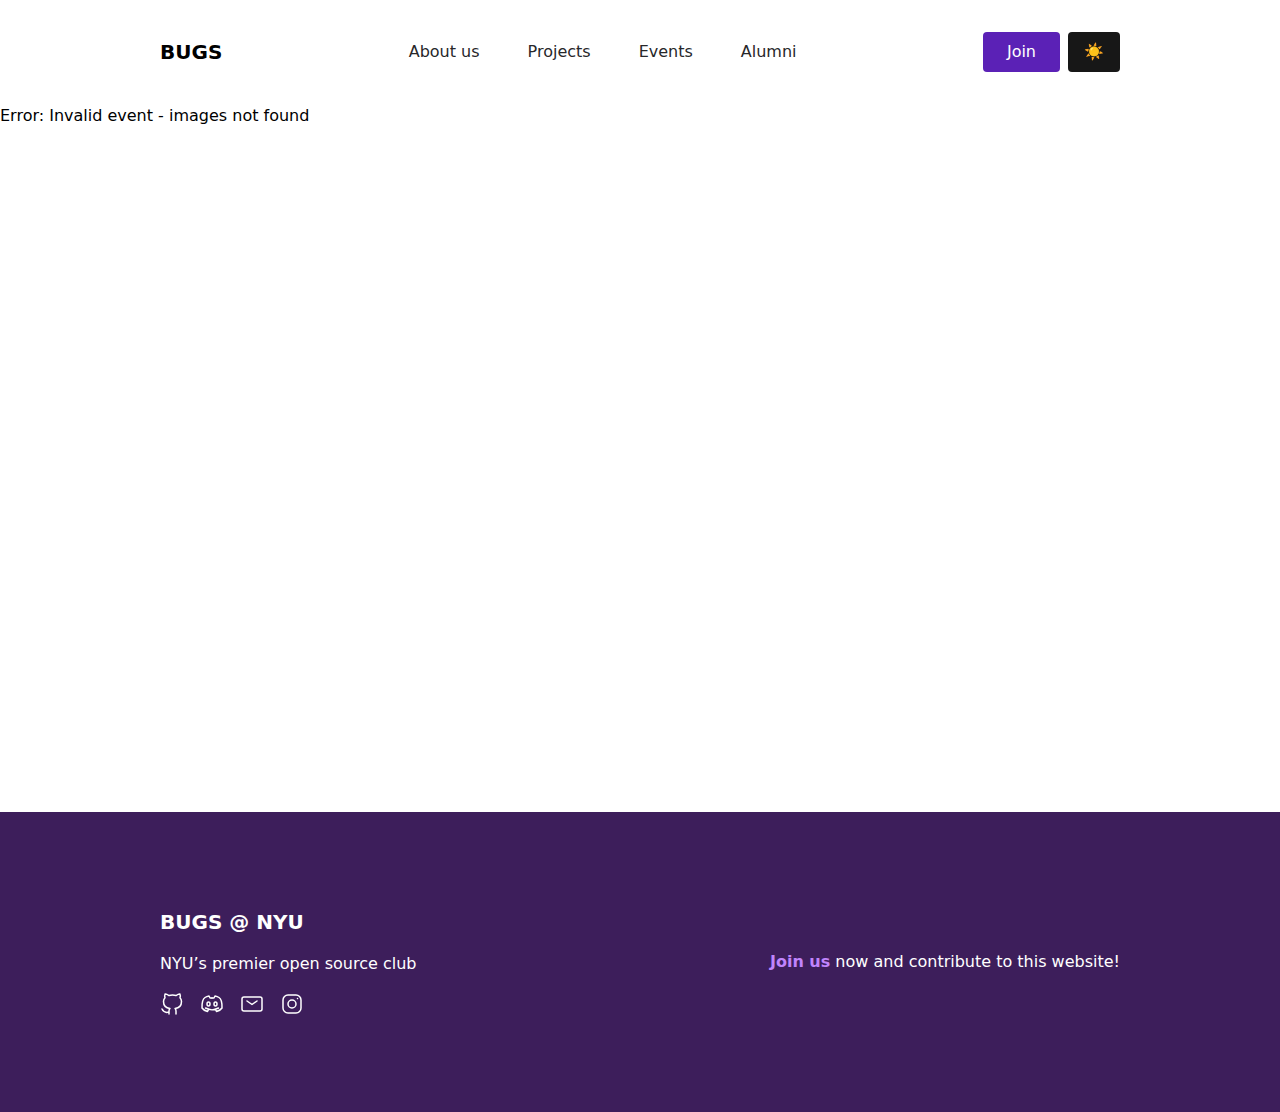
<file: event/index.html>
<!DOCTYPE html><html><head><meta charSet="utf-8"/><meta http-equiv="x-ua-compatible" content="ie=edge"/><meta name="viewport" content="width=device-width, initial-scale=1, shrink-to-fit=no"/><meta name="generator" content="Gatsby 5.14.1"/><style data-href="/styles.01a20171177448165512.css" data-identity="gatsby-global-css">*,:after,:before{--tw-border-spacing-x:0;--tw-border-spacing-y:0;--tw-translate-x:0;--tw-translate-y:0;--tw-rotate:0;--tw-skew-x:0;--tw-skew-y:0;--tw-scale-x:1;--tw-scale-y:1;--tw-pan-x: ;--tw-pan-y: ;--tw-pinch-zoom: ;--tw-scroll-snap-strictness:proximity;--tw-gradient-from-position: ;--tw-gradient-via-position: ;--tw-gradient-to-position: ;--tw-ordinal: ;--tw-slashed-zero: ;--tw-numeric-figure: ;--tw-numeric-spacing: ;--tw-numeric-fraction: ;--tw-ring-inset: ;--tw-ring-offset-width:0px;--tw-ring-offset-color:#fff;--tw-ring-color:rgba(59,130,246,.5);--tw-ring-offset-shadow:0 0 #0000;--tw-ring-shadow:0 0 #0000;--tw-shadow:0 0 #0000;--tw-shadow-colored:0 0 #0000;--tw-blur: ;--tw-brightness: ;--tw-contrast: ;--tw-grayscale: ;--tw-hue-rotate: ;--tw-invert: ;--tw-saturate: ;--tw-sepia: ;--tw-drop-shadow: ;--tw-backdrop-blur: ;--tw-backdrop-brightness: ;--tw-backdrop-contrast: ;--tw-backdrop-grayscale: ;--tw-backdrop-hue-rotate: ;--tw-backdrop-invert: ;--tw-backdrop-opacity: ;--tw-backdrop-saturate: ;--tw-backdrop-sepia: ;--tw-contain-size: ;--tw-contain-layout: ;--tw-contain-paint: ;--tw-contain-style: }::backdrop{--tw-border-spacing-x:0;--tw-border-spacing-y:0;--tw-translate-x:0;--tw-translate-y:0;--tw-rotate:0;--tw-skew-x:0;--tw-skew-y:0;--tw-scale-x:1;--tw-scale-y:1;--tw-pan-x: ;--tw-pan-y: ;--tw-pinch-zoom: ;--tw-scroll-snap-strictness:proximity;--tw-gradient-from-position: ;--tw-gradient-via-position: ;--tw-gradient-to-position: ;--tw-ordinal: ;--tw-slashed-zero: ;--tw-numeric-figure: ;--tw-numeric-spacing: ;--tw-numeric-fraction: ;--tw-ring-inset: ;--tw-ring-offset-width:0px;--tw-ring-offset-color:#fff;--tw-ring-color:rgba(59,130,246,.5);--tw-ring-offset-shadow:0 0 #0000;--tw-ring-shadow:0 0 #0000;--tw-shadow:0 0 #0000;--tw-shadow-colored:0 0 #0000;--tw-blur: ;--tw-brightness: ;--tw-contrast: ;--tw-grayscale: ;--tw-hue-rotate: ;--tw-invert: ;--tw-saturate: ;--tw-sepia: ;--tw-drop-shadow: ;--tw-backdrop-blur: ;--tw-backdrop-brightness: ;--tw-backdrop-contrast: ;--tw-backdrop-grayscale: ;--tw-backdrop-hue-rotate: ;--tw-backdrop-invert: ;--tw-backdrop-opacity: ;--tw-backdrop-saturate: ;--tw-backdrop-sepia: ;--tw-contain-size: ;--tw-contain-layout: ;--tw-contain-paint: ;--tw-contain-style: }/*
! tailwindcss v3.4.17 | MIT License | https://tailwindcss.com
*/*,:after,:before{border:0 solid #e5e7eb;box-sizing:border-box}:after,:before{--tw-content:""}:host,html{-webkit-text-size-adjust:100%;font-feature-settings:normal;-webkit-tap-highlight-color:transparent;font-family:ui-sans-serif,system-ui,sans-serif,Apple Color Emoji,Segoe UI Emoji,Segoe UI Symbol,Noto Color Emoji;font-variation-settings:normal;line-height:1.5;-moz-tab-size:4;-o-tab-size:4;tab-size:4}body{line-height:inherit;margin:0}hr{border-top-width:1px;color:inherit;height:0}abbr:where([title]){-webkit-text-decoration:underline dotted;text-decoration:underline dotted}h1,h2,h3,h4,h5,h6{font-size:inherit;font-weight:inherit}a{color:inherit;text-decoration:inherit}b,strong{font-weight:bolder}code,kbd,pre,samp{font-feature-settings:normal;font-family:ui-monospace,SFMono-Regular,Menlo,Monaco,Consolas,Liberation Mono,Courier New,monospace;font-size:1em;font-variation-settings:normal}small{font-size:80%}sub,sup{font-size:75%;line-height:0;position:relative;vertical-align:baseline}sub{bottom:-.25em}sup{top:-.5em}table{border-collapse:collapse;border-color:inherit;text-indent:0}button,input,optgroup,select,textarea{font-feature-settings:inherit;color:inherit;font-family:inherit;font-size:100%;font-variation-settings:inherit;font-weight:inherit;letter-spacing:inherit;line-height:inherit;margin:0;padding:0}button,select{text-transform:none}button,input:where([type=button]),input:where([type=reset]),input:where([type=submit]){-webkit-appearance:button;background-color:transparent;background-image:none}:-moz-focusring{outline:auto}:-moz-ui-invalid{box-shadow:none}progress{vertical-align:baseline}::-webkit-inner-spin-button,::-webkit-outer-spin-button{height:auto}[type=search]{-webkit-appearance:textfield;outline-offset:-2px}::-webkit-search-decoration{-webkit-appearance:none}::-webkit-file-upload-button{-webkit-appearance:button;font:inherit}summary{display:list-item}blockquote,dd,dl,figure,h1,h2,h3,h4,h5,h6,hr,p,pre{margin:0}fieldset{margin:0}fieldset,legend{padding:0}menu,ol,ul{list-style:none;margin:0;padding:0}dialog{padding:0}textarea{resize:vertical}input::-moz-placeholder,textarea::-moz-placeholder{color:#9ca3af;opacity:1}input::placeholder,textarea::placeholder{color:#9ca3af;opacity:1}[role=button],button{cursor:pointer}:disabled{cursor:default}audio,canvas,embed,iframe,img,object,svg,video{display:block;vertical-align:middle}img,video{height:auto;max-width:100%}[hidden]:where(:not([hidden=until-found])){display:none}.container{width:100%}@media (min-width:640px){.container{max-width:640px}}@media (min-width:768px){.container{max-width:768px}}@media (min-width:1024px){.container{max-width:1024px}}@media (min-width:1280px){.container{max-width:1280px}}@media (min-width:1536px){.container{max-width:1536px}}.absolute{position:absolute}.relative{position:relative}.left-0{left:0}.right-0{right:0}.top-1\/2{top:50%}.m-3{margin:.75rem}.-mx-8{margin-left:-2rem;margin-right:-2rem}.mx-4{margin-left:1rem;margin-right:1rem}.mx-auto{margin-left:auto;margin-right:auto}.my-2{margin-bottom:.5rem;margin-top:.5rem}.-mt-8{margin-top:-2rem}.mb-12{margin-bottom:3rem}.mb-16{margin-bottom:4rem}.mb-2{margin-bottom:.5rem}.mb-3{margin-bottom:.75rem}.mb-4{margin-bottom:1rem}.mb-5{margin-bottom:1.25rem}.mb-8{margin-bottom:2rem}.ml-4{margin-left:1rem}.ml-60{margin-left:15rem}.mr-2{margin-right:.5rem}.mt-12{margin-top:3rem}.mt-2{margin-top:.5rem}.mt-4{margin-top:1rem}.mt-6{margin-top:1.5rem}.mt-8{margin-top:2rem}.block{display:block}.inline-block{display:inline-block}.flex{display:flex}.grid{display:grid}.hidden{display:none}.h-0{height:0}.h-10{height:2.5rem}.h-44{height:11rem}.h-5{height:1.25rem}.h-64{height:16rem}.h-80{height:20rem}.h-\[225px\]{height:225px}.h-full{height:100%}.min-h-\[calc\(100vh-12rem\)\]{min-height:calc(100vh - 12rem)}.min-h-screen{min-height:100vh}.w-10{width:2.5rem}.w-5{width:1.25rem}.w-80{width:20rem}.w-full{width:100%}.max-w-5xl{max-width:64rem}.flex-none{flex:none}.flex-shrink-0{flex-shrink:0}.flex-grow,.grow{flex-grow:1}.-translate-y-1\/2{--tw-translate-y:-50%}.-translate-y-1\/2,.transform{transform:translate(var(--tw-translate-x),var(--tw-translate-y)) rotate(var(--tw-rotate)) skewX(var(--tw-skew-x)) skewY(var(--tw-skew-y)) scaleX(var(--tw-scale-x)) scaleY(var(--tw-scale-y))}.cursor-not-allowed{cursor:not-allowed}.resize{resize:both}.grid-cols-1{grid-template-columns:repeat(1,minmax(0,1fr))}.flex-row{flex-direction:row}.flex-col{flex-direction:column}.flex-wrap{flex-wrap:wrap}.items-start{align-items:flex-start}.items-center{align-items:center}.justify-center{justify-content:center}.justify-between{justify-content:space-between}.gap-12{gap:3rem}.gap-2{gap:.5rem}.gap-4{gap:1rem}.gap-8{gap:2rem}.gap-x-2{-moz-column-gap:.5rem;column-gap:.5rem}.gap-x-4{-moz-column-gap:1rem;column-gap:1rem}.gap-y-4{row-gap:1rem}.space-x-32>:not([hidden])~:not([hidden]){--tw-space-x-reverse:0;margin-left:calc(8rem*(1 - var(--tw-space-x-reverse)));margin-right:calc(8rem*var(--tw-space-x-reverse))}.space-y-2>:not([hidden])~:not([hidden]){--tw-space-y-reverse:0;margin-bottom:calc(.5rem*var(--tw-space-y-reverse));margin-top:calc(.5rem*(1 - var(--tw-space-y-reverse)))}.space-y-4>:not([hidden])~:not([hidden]){--tw-space-y-reverse:0;margin-bottom:calc(1rem*var(--tw-space-y-reverse));margin-top:calc(1rem*(1 - var(--tw-space-y-reverse)))}.justify-self-end{justify-self:end}.overflow-hidden,.truncate{overflow:hidden}.truncate{text-overflow:ellipsis;white-space:nowrap}.rounded{border-radius:.25rem}.rounded-2xl{border-radius:1rem}.rounded-full{border-radius:9999px}.rounded-lg{border-radius:.5rem}.rounded-md{border-radius:.375rem}.rounded-sm{border-radius:.125rem}.rounded-xl{border-radius:.75rem}.rounded-l-xl{border-bottom-left-radius:.75rem;border-top-left-radius:.75rem}.rounded-r-xl{border-bottom-right-radius:.75rem;border-top-right-radius:.75rem}.rounded-t-lg{border-top-left-radius:.5rem;border-top-right-radius:.5rem}.border{border-width:1px}.border-2{border-width:2px}.border-l-0{border-left-width:0}.border-r-0{border-right-width:0}.border-gray-300{--tw-border-opacity:1;border-color:rgb(209 213 219/var(--tw-border-opacity,1))}.border-white{--tw-border-opacity:1;border-color:rgb(255 255 255/var(--tw-border-opacity,1))}.bg-\[\#3D1E5B\]{--tw-bg-opacity:1;background-color:rgb(61 30 91/var(--tw-bg-opacity,1))}.bg-\[\#F9F9FF\]{--tw-bg-opacity:1;background-color:rgb(249 249 255/var(--tw-bg-opacity,1))}.bg-neutral-900{--tw-bg-opacity:1;background-color:rgb(23 23 23/var(--tw-bg-opacity,1))}.bg-orange-900{--tw-bg-opacity:1;background-color:rgb(124 45 18/var(--tw-bg-opacity,1))}.bg-purple-100{--tw-bg-opacity:1;background-color:rgb(243 232 255/var(--tw-bg-opacity,1))}.bg-violet-800{--tw-bg-opacity:1;background-color:rgb(91 33 182/var(--tw-bg-opacity,1))}.bg-white{--tw-bg-opacity:1;background-color:rgb(255 255 255/var(--tw-bg-opacity,1))}.object-contain{-o-object-fit:contain;object-fit:contain}.object-cover{-o-object-fit:cover;object-fit:cover}.p-0{padding:0}.p-16{padding:4rem}.p-4{padding:1rem}.p-8{padding:2rem}.px-2{padding-left:.5rem;padding-right:.5rem}.px-3{padding-left:.75rem;padding-right:.75rem}.px-4{padding-left:1rem;padding-right:1rem}.px-6{padding-left:1.5rem;padding-right:1.5rem}.px-8{padding-left:2rem;padding-right:2rem}.py-1{padding-bottom:.25rem;padding-top:.25rem}.py-2{padding-bottom:.5rem;padding-top:.5rem}.py-24{padding-bottom:6rem;padding-top:6rem}.py-3{padding-bottom:.75rem;padding-top:.75rem}.py-8{padding-bottom:2rem;padding-top:2rem}.pb-4{padding-bottom:1rem}.text-center{text-align:center}.text-2xl{font-size:1.5rem;line-height:2rem}.text-4xl{font-size:2.25rem;line-height:2.5rem}.text-5xl{font-size:3rem;line-height:1}.text-lg{font-size:1.125rem;line-height:1.75rem}.text-sm{font-size:.875rem;line-height:1.25rem}.text-xl{font-size:1.25rem;line-height:1.75rem}.font-bold{font-weight:700}.font-semibold{font-weight:600}.leading-relaxed{line-height:1.625}.leading-tight{line-height:1.25}.text-\[\#8900e1\]{--tw-text-opacity:1;color:rgb(137 0 225/var(--tw-text-opacity,1))}.text-black{--tw-text-opacity:1;color:rgb(0 0 0/var(--tw-text-opacity,1))}.text-blue-500{--tw-text-opacity:1;color:rgb(59 130 246/var(--tw-text-opacity,1))}.text-purple-400{--tw-text-opacity:1;color:rgb(192 132 252/var(--tw-text-opacity,1))}.text-purple-600{--tw-text-opacity:1;color:rgb(147 51 234/var(--tw-text-opacity,1))}.text-violet-600{--tw-text-opacity:1;color:rgb(124 58 237/var(--tw-text-opacity,1))}.text-white{--tw-text-opacity:1;color:rgb(255 255 255/var(--tw-text-opacity,1))}.text-zinc-600{--tw-text-opacity:1;color:rgb(82 82 91/var(--tw-text-opacity,1))}.text-zinc-800{--tw-text-opacity:1;color:rgb(39 39 42/var(--tw-text-opacity,1))}.antialiased{-webkit-font-smoothing:antialiased;-moz-osx-font-smoothing:grayscale}.opacity-50{opacity:.5}.shadow{--tw-shadow:0 1px 3px 0 rgba(0,0,0,.1),0 1px 2px -1px rgba(0,0,0,.1);--tw-shadow-colored:0 1px 3px 0 var(--tw-shadow-color),0 1px 2px -1px var(--tw-shadow-color);box-shadow:var(--tw-ring-offset-shadow,0 0 #0000),var(--tw-ring-shadow,0 0 #0000),var(--tw-shadow)}.drop-shadow-\[0_8px_16px_rgba\(151\2c 151\2c 151\2c 0\.25\)\]{--tw-drop-shadow:drop-shadow(0 8px 16px hsla(0,0%,59%,.25))}.drop-shadow-\[0_8px_16px_rgba\(151\2c 151\2c 151\2c 0\.25\)\],.filter{filter:var(--tw-blur) var(--tw-brightness) var(--tw-contrast) var(--tw-grayscale) var(--tw-hue-rotate) var(--tw-invert) var(--tw-saturate) var(--tw-sepia) var(--tw-drop-shadow)}.transition-colors{transition-duration:.15s;transition-property:color,background-color,border-color,text-decoration-color,fill,stroke;transition-timing-function:cubic-bezier(.4,0,.2,1)}.transition-height{transition-duration:.15s;transition-property:height;transition-timing-function:cubic-bezier(.4,0,.2,1)}.transition-transform{transition-duration:.15s;transition-property:transform;transition-timing-function:cubic-bezier(.4,0,.2,1)}.duration-100{transition-duration:.1s}.duration-300{transition-duration:.3s}.hover\:-translate-y-1:hover{--tw-translate-y:-0.25rem}.hover\:-translate-y-1:hover,.hover\:scale-110:hover{transform:translate(var(--tw-translate-x),var(--tw-translate-y)) rotate(var(--tw-rotate)) skewX(var(--tw-skew-x)) skewY(var(--tw-skew-y)) scaleX(var(--tw-scale-x)) scaleY(var(--tw-scale-y))}.hover\:scale-110:hover{--tw-scale-x:1.1;--tw-scale-y:1.1}.hover\:bg-gray-100:hover{--tw-bg-opacity:1;background-color:rgb(243 244 246/var(--tw-bg-opacity,1))}.hover\:bg-gray-200:hover{--tw-bg-opacity:1;background-color:rgb(229 231 235/var(--tw-bg-opacity,1))}.hover\:bg-neutral-800:hover{--tw-bg-opacity:1;background-color:rgb(38 38 38/var(--tw-bg-opacity,1))}.hover\:bg-violet-600:hover{--tw-bg-opacity:1;background-color:rgb(124 58 237/var(--tw-bg-opacity,1))}.hover\:bg-white:hover{--tw-bg-opacity:1;background-color:rgb(255 255 255/var(--tw-bg-opacity,1))}.hover\:bg-opacity-\[0\.3\]:hover{--tw-bg-opacity:0.3}.hover\:text-pink-200:hover{--tw-text-opacity:1;color:rgb(251 207 232/var(--tw-text-opacity,1))}.hover\:underline:hover{text-decoration-line:underline}.group:hover .group-hover\:scale-105{--tw-scale-x:1.05;--tw-scale-y:1.05;transform:translate(var(--tw-translate-x),var(--tw-translate-y)) rotate(var(--tw-rotate)) skewX(var(--tw-skew-x)) skewY(var(--tw-skew-y)) scaleX(var(--tw-scale-x)) scaleY(var(--tw-scale-y))}.group:hover .group-hover\:bg-neutral-600{--tw-bg-opacity:1;background-color:rgb(82 82 82/var(--tw-bg-opacity,1))}.dark\:border-gray-300:is(.dark *){--tw-border-opacity:1;border-color:rgb(209 213 219/var(--tw-border-opacity,1))}.dark\:border-neutral-700:is(.dark *){--tw-border-opacity:1;border-color:rgb(64 64 64/var(--tw-border-opacity,1))}.dark\:bg-neutral-800:is(.dark *){--tw-bg-opacity:1;background-color:rgb(38 38 38/var(--tw-bg-opacity,1))}.dark\:bg-neutral-900:is(.dark *){--tw-bg-opacity:1;background-color:rgb(23 23 23/var(--tw-bg-opacity,1))}.dark\:bg-purple-900:is(.dark *){--tw-bg-opacity:1;background-color:rgb(88 28 135/var(--tw-bg-opacity,1))}.dark\:bg-zinc-900:is(.dark *){--tw-bg-opacity:1;background-color:rgb(24 24 27/var(--tw-bg-opacity,1))}.dark\:text-purple-200:is(.dark *){--tw-text-opacity:1;color:rgb(233 213 255/var(--tw-text-opacity,1))}.dark\:text-stone-100:is(.dark *){--tw-text-opacity:1;color:rgb(245 245 244/var(--tw-text-opacity,1))}.dark\:text-white:is(.dark *){--tw-text-opacity:1;color:rgb(255 255 255/var(--tw-text-opacity,1))}.dark\:text-zinc-400:is(.dark *){--tw-text-opacity:1;color:rgb(161 161 170/var(--tw-text-opacity,1))}.dark\:hover\:bg-neutral-600:hover:is(.dark *){--tw-bg-opacity:1;background-color:rgb(82 82 82/var(--tw-bg-opacity,1))}.dark\:hover\:bg-neutral-800:hover:is(.dark *){--tw-bg-opacity:1;background-color:rgb(38 38 38/var(--tw-bg-opacity,1))}@media (min-width:640px){.sm\:h-96{height:24rem}.sm\:grid-cols-2{grid-template-columns:repeat(2,minmax(0,1fr))}}@media (min-width:768px){.md\:mb-0{margin-bottom:0}.md\:mt-0{margin-top:0}.md\:block{display:block}.md\:inline-block{display:inline-block}.md\:flex{display:flex}.md\:hidden{display:none}.md\:h-30rem{height:30rem}.md\:h-auto{height:auto}.md\:w-auto{width:auto}.md\:flex-grow{flex-grow:1}.md\:grid-cols-2{grid-template-columns:repeat(2,minmax(0,1fr))}.md\:flex-row{flex-direction:row}.md\:items-center{align-items:center}.md\:justify-center{justify-content:center}.md\:gap-0{gap:0}.md\:space-x-12>:not([hidden])~:not([hidden]){--tw-space-x-reverse:0;margin-left:calc(3rem*(1 - var(--tw-space-x-reverse)));margin-right:calc(3rem*var(--tw-space-x-reverse))}.md\:space-x-4>:not([hidden])~:not([hidden]){--tw-space-x-reverse:0;margin-left:calc(1rem*(1 - var(--tw-space-x-reverse)));margin-right:calc(1rem*var(--tw-space-x-reverse))}.md\:space-y-0>:not([hidden])~:not([hidden]){--tw-space-y-reverse:0;margin-bottom:calc(0px*var(--tw-space-y-reverse));margin-top:calc(0px*(1 - var(--tw-space-y-reverse)))}}@media (min-width:1024px){.lg\:grid-cols-3{grid-template-columns:repeat(3,minmax(0,1fr))}.lg\:py-28{padding-bottom:7rem;padding-top:7rem}.lg\:text-8xl{font-size:6rem;line-height:1}}.\[\&\>path\]\:dark\:fill-white:is(.dark *)>path{fill:#fff}</style><style>.gatsby-image-wrapper{position:relative;overflow:hidden}.gatsby-image-wrapper picture.object-fit-polyfill{position:static!important}.gatsby-image-wrapper img{bottom:0;height:100%;left:0;margin:0;max-width:none;padding:0;position:absolute;right:0;top:0;width:100%;object-fit:cover}.gatsby-image-wrapper [data-main-image]{opacity:0;transform:translateZ(0);transition:opacity .25s linear;will-change:opacity}.gatsby-image-wrapper-constrained{display:inline-block;vertical-align:top}</style><noscript><style>.gatsby-image-wrapper noscript [data-main-image]{opacity:1!important}.gatsby-image-wrapper [data-placeholder-image]{opacity:0!important}</style></noscript><script type="module">const e="undefined"!=typeof HTMLImageElement&&"loading"in HTMLImageElement.prototype;e&&document.body.addEventListener("load",(function(e){const t=e.target;if(void 0===t.dataset.mainImage)return;if(void 0===t.dataset.gatsbyImageSsr)return;let a=null,n=t;for(;null===a&&n;)void 0!==n.parentNode.dataset.gatsbyImageWrapper&&(a=n.parentNode),n=n.parentNode;const o=a.querySelector("[data-placeholder-image]"),r=new Image;r.src=t.currentSrc,r.decode().catch((()=>{})).then((()=>{t.style.opacity=1,o&&(o.style.opacity=0,o.style.transition="opacity 500ms linear")}))}),!0);</script><link rel="sitemap" type="application/xml" href="/sitemap-index.xml"/><link rel="icon" href="/favicon-32x32.png?v=020940748c1f26abe38ecc937d8e483f" type="image/png"/><link rel="manifest" href="/manifest.webmanifest" crossorigin="anonymous"/><link rel="apple-touch-icon" sizes="48x48" href="/icons/icon-48x48.png?v=020940748c1f26abe38ecc937d8e483f"/><link rel="apple-touch-icon" sizes="72x72" href="/icons/icon-72x72.png?v=020940748c1f26abe38ecc937d8e483f"/><link rel="apple-touch-icon" sizes="96x96" href="/icons/icon-96x96.png?v=020940748c1f26abe38ecc937d8e483f"/><link rel="apple-touch-icon" sizes="144x144" href="/icons/icon-144x144.png?v=020940748c1f26abe38ecc937d8e483f"/><link rel="apple-touch-icon" sizes="192x192" href="/icons/icon-192x192.png?v=020940748c1f26abe38ecc937d8e483f"/><link rel="apple-touch-icon" sizes="256x256" href="/icons/icon-256x256.png?v=020940748c1f26abe38ecc937d8e483f"/><link rel="apple-touch-icon" sizes="384x384" href="/icons/icon-384x384.png?v=020940748c1f26abe38ecc937d8e483f"/><link rel="apple-touch-icon" sizes="512x512" href="/icons/icon-512x512.png?v=020940748c1f26abe38ecc937d8e483f"/><title data-gatsby-head="true">Events</title></head><body><div id="___gatsby"><div style="outline:none" tabindex="-1" id="gatsby-focus-wrapper"><div class="min-h-screen antialiased dark"><div class="light:bg-white dark:bg-zinc-900"><header><nav class="flex max-w-5xl mx-auto items-center justify-between flex-wrap p-8"><div class="flex items-center flex-shrink-0"><a class="text-xl font-bold dark:text-stone-100" href="/">BUGS</a></div><div class="block md:hidden"><button class="text-white flex w-10 h-10 items-center justify-center"><svg width="24" height="24" stroke-width="1.5" viewBox="0 0 24 24" fill="none" xmlns="http://www.w3.org/2000/svg" color="currentColor"><path d="M3 5h18M3 12h18M3 19h18" stroke="currentColor" stroke-linecap="round" stroke-linejoin="round"></path></svg></button></div><div class="h-0 w-full block truncate flex-grow mt-2 transition-height duration-100 md:mt-0 md:flex md:items-center md:w-auto md:h-auto"><div class="md:flex md:flex-row md:flex-grow md:space-x-12 md:justify-center"><a class="text-zinc-800 block mb-4 md:mb-0 md:inline-block dark:text-stone-100" href="/about/">About us</a><a class="text-zinc-800 block mb-4 md:mb-0 md:inline-block dark:text-stone-100" href="/projects/">Projects</a><a class="text-zinc-800 block mb-4 md:mb-0 md:inline-block dark:text-stone-100" href="/events/">Events</a><a class="text-zinc-800 block mb-4 md:mb-0 md:inline-block dark:text-stone-100" href="/alumni/">Alumni</a></div><div class="flex flex-row gap-2"><a href="https://discord.gg/75jgtXy7rz"><button class="px-4 py-2 rounded bg-violet-800 hover:bg-violet-600 text-white px-6">Join</button></a><button class="px-4 py-2 rounded bg-neutral-900 dark:bg-neutral-800 hover:bg-neutral-800 dark:hover:bg-neutral-600 text-white pv-6">🌙</button></div></div></nav></header><main class="w-full min-h-[calc(100vh-12rem)] dark:text-white"> <h1> Error: Invalid event - images not found </h1> </main><footer class="w-full bg-[#3D1E5B] text-white"><div class="mx-auto max-w-5xl px-8 py-24 flex flex-col gap-12 items-start justify-between md:flex-row md:items-center md:gap-0"><div class="flex flex-col gap-y-4"><p class="text-xl font-bold">BUGS @ NYU</p><p>NYU’s premier open source club</p><div class="flex flex-row gap-x-4"><a class="hover:scale-110" href="https://github.com/BUGS-NYU" target="_blank" rel="noopener noreferrer"><svg width="1.5em" height="1.5em" stroke-width="1.5" viewBox="0 0 24 24" fill="none" xmlns="http://www.w3.org/2000/svg" color="currentColor"><path d="M16 22.027v-2.87a3.37 3.37 0 00-.94-2.61c3.14-.35 6.44-1.54 6.44-7a5.44 5.44 0 00-1.5-3.75 5.07 5.07 0 00-.09-3.77s-1.18-.35-3.91 1.48a13.38 13.38 0 00-7 0c-2.73-1.83-3.91-1.48-3.91-1.48A5.07 5.07 0 005 5.797a5.44 5.44 0 00-1.5 3.78c0 5.42 3.3 6.61 6.44 7a3.37 3.37 0 00-.94 2.58v2.87M9 20.027c-3 .973-5.5 0-7-3" stroke="currentColor" stroke-linecap="round" stroke-linejoin="round"></path></svg></a><a class="hover:scale-110" href="https://discord.com/invite/75jgtXy7rz" target="_blank" rel="noopener noreferrer"><svg width="1.5em" height="1.5em" viewBox="0 0 24 24" stroke-width="1.5" fill="none" xmlns="http://www.w3.org/2000/svg" color="currentColor"><path d="M5.5 16c5 2.5 8 2.5 13 0M15.5 17.5l1 2s4.171-1.328 5.5-3.5c0-1 .53-8.147-3-10.5-1.5-1-4-1.5-4-1.5l-1 2h-2" stroke="currentColor" stroke-linecap="round" stroke-linejoin="round"></path><path d="M8.528 17.5l-1 2s-4.171-1.328-5.5-3.5c0-1-.53-8.147 3-10.5 1.5-1 4-1.5 4-1.5l1 2h2" stroke="currentColor" stroke-linecap="round" stroke-linejoin="round"></path><path d="M8.5 14c-.828 0-1.5-.895-1.5-2s.672-2 1.5-2 1.5.895 1.5 2-.672 2-1.5 2zM15.5 14c-.828 0-1.5-.895-1.5-2s.672-2 1.5-2 1.5.895 1.5 2-.672 2-1.5 2z" stroke="currentColor" stroke-linecap="round" stroke-linejoin="round"></path></svg></a><a class="hover:scale-110" href="mailto:bugsnyu@gmail.com" target="_blank" rel="noopener noreferrer"><svg width="1.5em" height="1.5em" stroke-width="1.5" viewBox="0 0 24 24" fill="none" xmlns="http://www.w3.org/2000/svg" color="currentColor"><path d="M7 9l5 3.5L17 9" stroke="currentColor" stroke-linecap="round" stroke-linejoin="round"></path><path d="M2 17V7a2 2 0 012-2h16a2 2 0 012 2v10a2 2 0 01-2 2H4a2 2 0 01-2-2z" stroke="currentColor"></path></svg></a><a class="hover:scale-110" href="https://www.instagram.com/bugsnyu/" target="_blank" rel="noopener noreferrer"><svg width="1.5em" height="1.5em" stroke-width="1.5" viewBox="0 0 24 24" fill="none" xmlns="http://www.w3.org/2000/svg" color="currentColor"><path d="M12 16a4 4 0 100-8 4 4 0 000 8z" stroke="currentColor" stroke-linecap="round" stroke-linejoin="round"></path><path d="M3 16V8a5 5 0 015-5h8a5 5 0 015 5v8a5 5 0 01-5 5H8a5 5 0 01-5-5z" stroke="currentColor"></path><path d="M17.5 6.51l.01-.011" stroke="currentColor" stroke-linecap="round" stroke-linejoin="round"></path></svg></a></div></div><p><a href="https://discord.com/invite/75jgtXy7rz" class="text-purple-400 font-bold hover:text-pink-200" target="_blank" rel="noopener noreferrer">Join us</a> <!-- -->now and contribute to this website!</p></div></footer></div></div></div><div id="gatsby-announcer" style="position:absolute;top:0;width:1px;height:1px;padding:0;overflow:hidden;clip:rect(0, 0, 0, 0);white-space:nowrap;border:0" aria-live="assertive" aria-atomic="true"></div></div><script id="gatsby-script-loader">/*<![CDATA[*/window.pagePath="/event/";/*]]>*/</script><!-- slice-start id="_gatsby-scripts-1" -->
          <script
            id="gatsby-chunk-mapping"
          >
            window.___chunkMapping="{\"app\":[\"/app-2f6a17a32255480ce53c.js\"],\"component---src-pages-404-tsx\":[\"/component---src-pages-404-tsx-b8b2cb59650b469e8ea0.js\"],\"component---src-pages-about-tsx\":[\"/component---src-pages-about-tsx-b46756ed338045f285e5.js\"],\"component---src-pages-alumni-tsx\":[\"/component---src-pages-alumni-tsx-d8e4114922e34ada358a.js\"],\"component---src-pages-event-tsx\":[\"/component---src-pages-event-tsx-873c6ea6f82a576940c3.js\"],\"component---src-pages-events-tsx\":[\"/component---src-pages-events-tsx-f9f5cc84df5a774f3e3c.js\"],\"component---src-pages-index-tsx\":[\"/component---src-pages-index-tsx-4413e89a3ad8066d3e4a.js\"],\"component---src-pages-projects-tsx\":[\"/component---src-pages-projects-tsx-d5a3905432e90078507d.js\"]}";
          </script>
        <script>window.___webpackCompilationHash="2bb94271d29396b6edca";</script><script src="/webpack-runtime-aed2f3fd35314543b867.js" async></script><script src="/framework-e2140563fe6d897b52b5.js" async></script><script src="/app-2f6a17a32255480ce53c.js" async></script><!-- slice-end id="_gatsby-scripts-1" --></body></html>
</file>
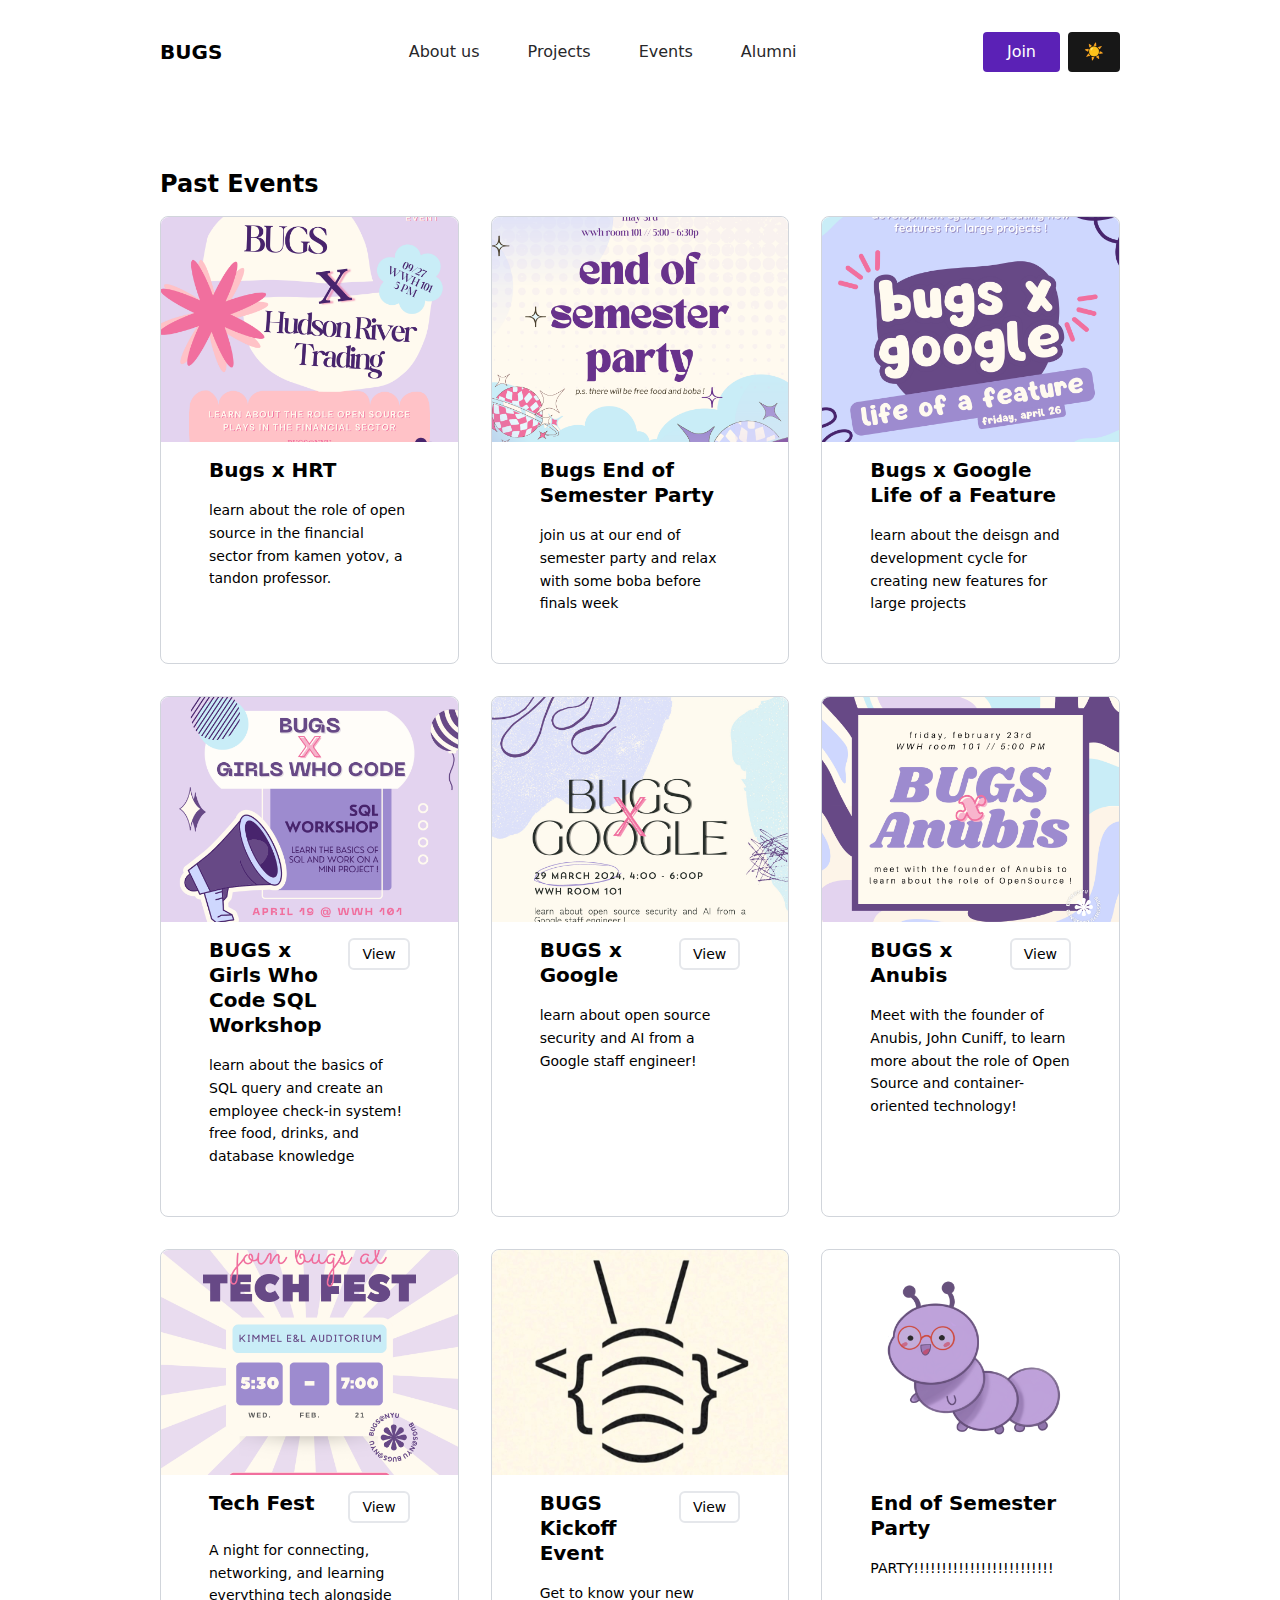
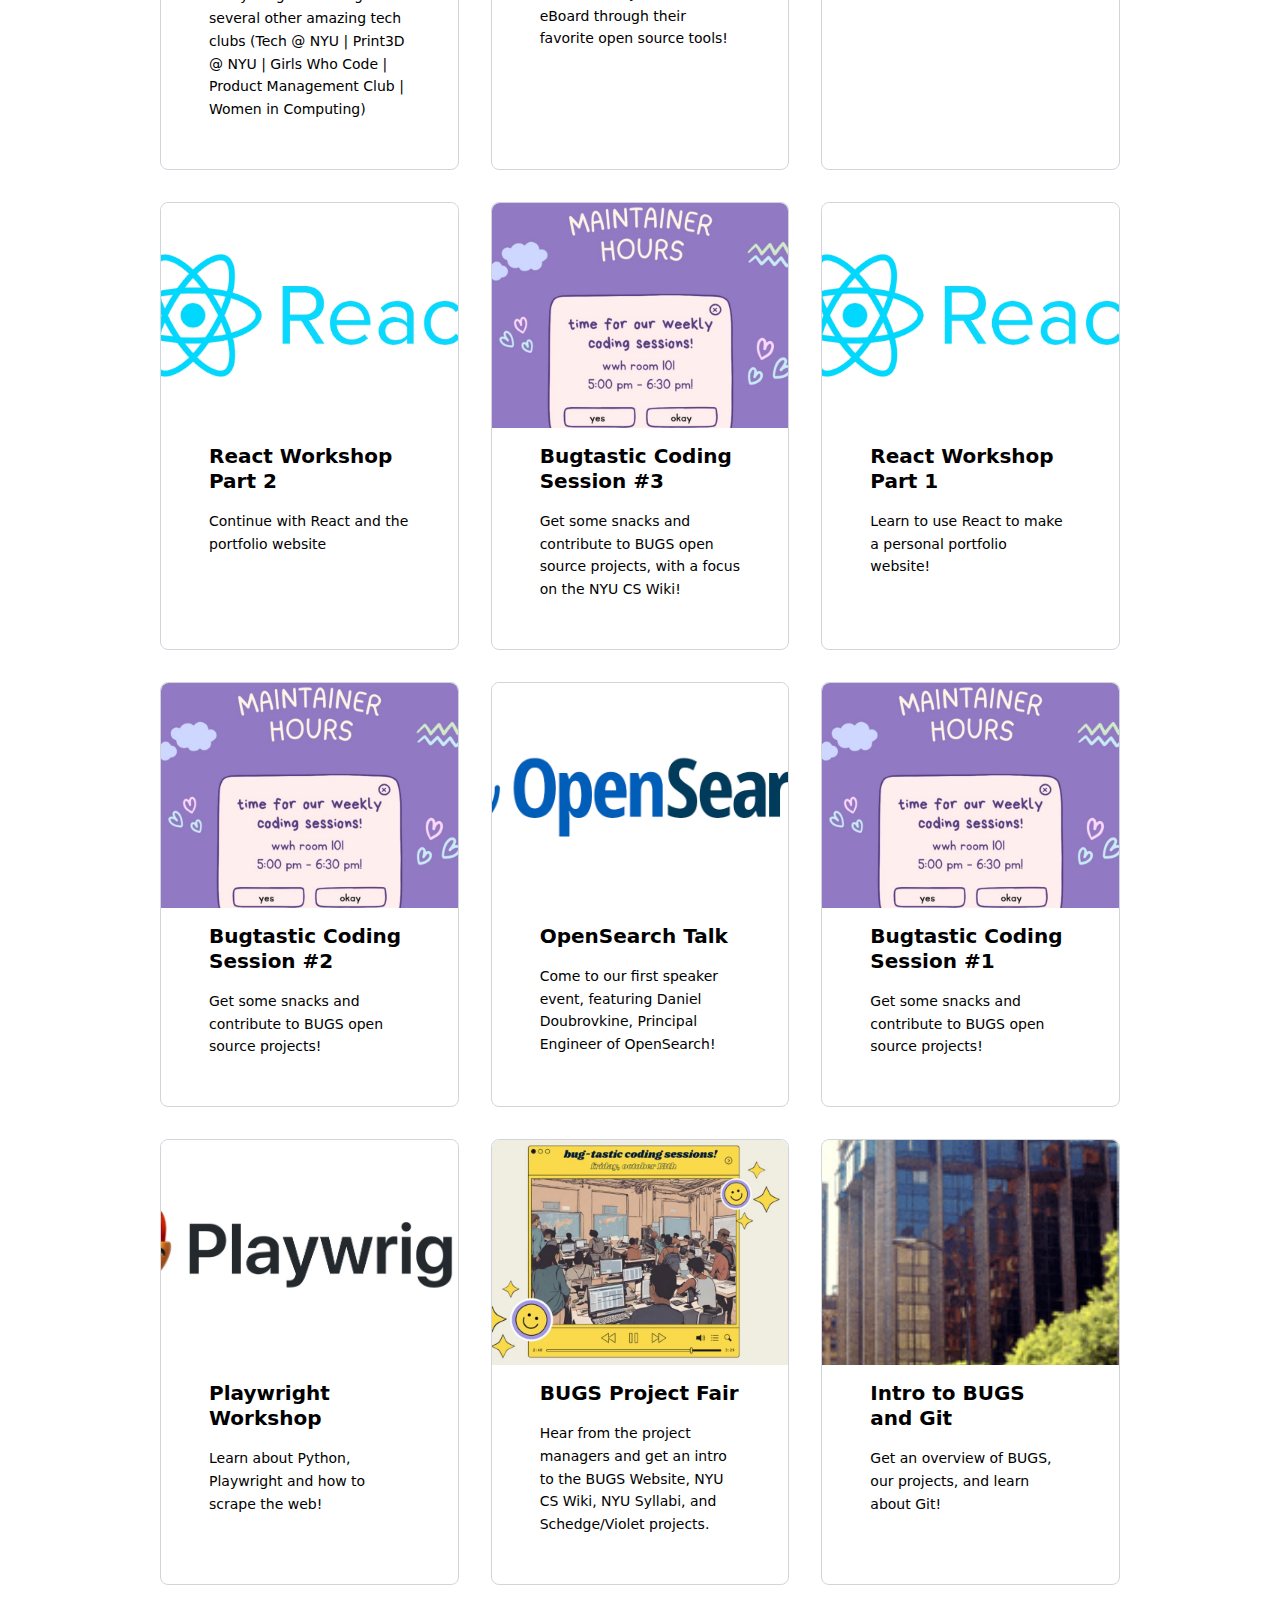
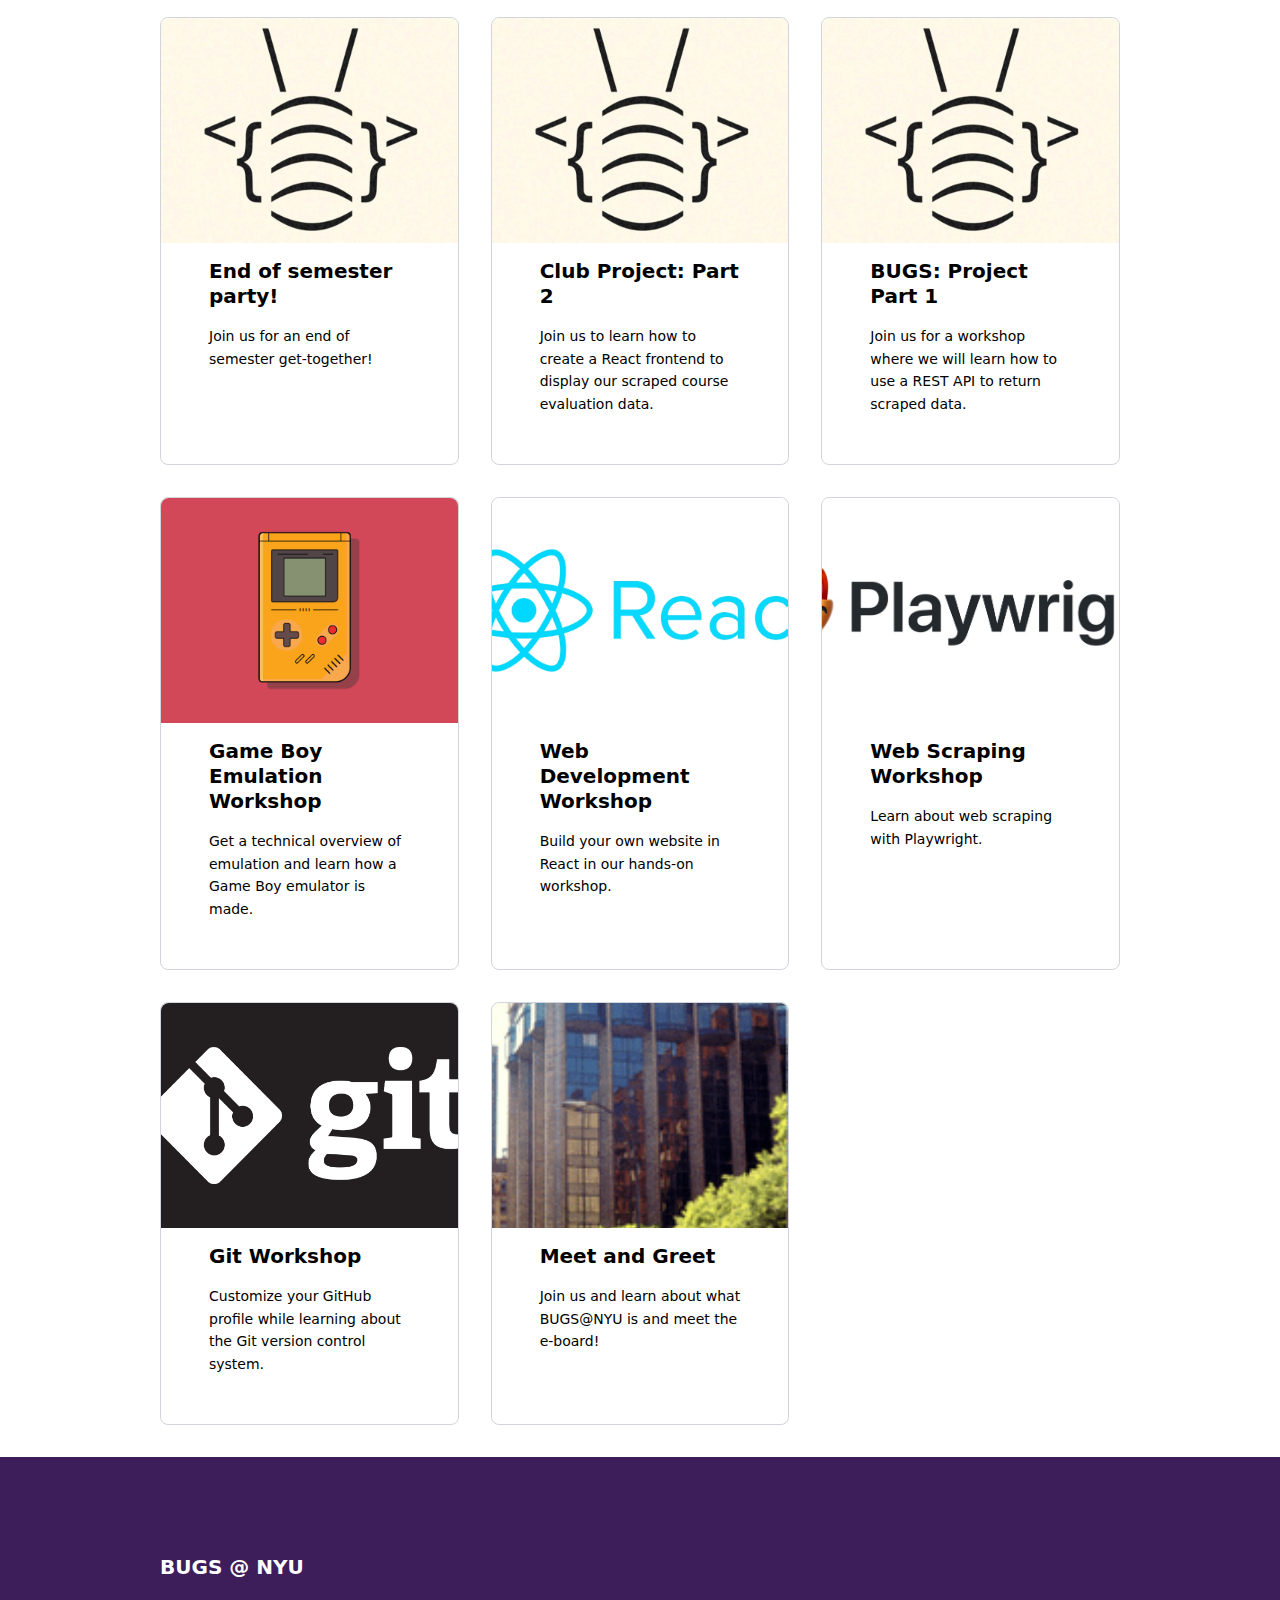
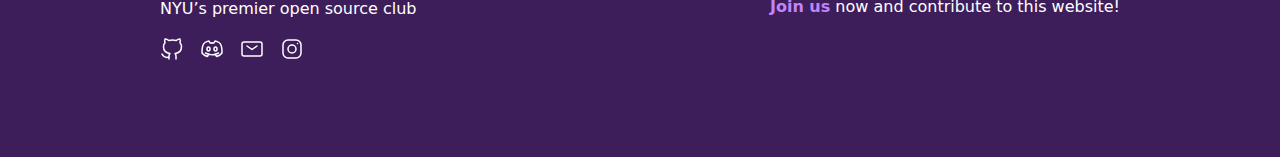
<file: events/index.html>
<!DOCTYPE html><html><head><meta charSet="utf-8"/><meta http-equiv="x-ua-compatible" content="ie=edge"/><meta name="viewport" content="width=device-width, initial-scale=1, shrink-to-fit=no"/><meta name="generator" content="Gatsby 5.14.1"/><style data-href="/styles.01a20171177448165512.css" data-identity="gatsby-global-css">*,:after,:before{--tw-border-spacing-x:0;--tw-border-spacing-y:0;--tw-translate-x:0;--tw-translate-y:0;--tw-rotate:0;--tw-skew-x:0;--tw-skew-y:0;--tw-scale-x:1;--tw-scale-y:1;--tw-pan-x: ;--tw-pan-y: ;--tw-pinch-zoom: ;--tw-scroll-snap-strictness:proximity;--tw-gradient-from-position: ;--tw-gradient-via-position: ;--tw-gradient-to-position: ;--tw-ordinal: ;--tw-slashed-zero: ;--tw-numeric-figure: ;--tw-numeric-spacing: ;--tw-numeric-fraction: ;--tw-ring-inset: ;--tw-ring-offset-width:0px;--tw-ring-offset-color:#fff;--tw-ring-color:rgba(59,130,246,.5);--tw-ring-offset-shadow:0 0 #0000;--tw-ring-shadow:0 0 #0000;--tw-shadow:0 0 #0000;--tw-shadow-colored:0 0 #0000;--tw-blur: ;--tw-brightness: ;--tw-contrast: ;--tw-grayscale: ;--tw-hue-rotate: ;--tw-invert: ;--tw-saturate: ;--tw-sepia: ;--tw-drop-shadow: ;--tw-backdrop-blur: ;--tw-backdrop-brightness: ;--tw-backdrop-contrast: ;--tw-backdrop-grayscale: ;--tw-backdrop-hue-rotate: ;--tw-backdrop-invert: ;--tw-backdrop-opacity: ;--tw-backdrop-saturate: ;--tw-backdrop-sepia: ;--tw-contain-size: ;--tw-contain-layout: ;--tw-contain-paint: ;--tw-contain-style: }::backdrop{--tw-border-spacing-x:0;--tw-border-spacing-y:0;--tw-translate-x:0;--tw-translate-y:0;--tw-rotate:0;--tw-skew-x:0;--tw-skew-y:0;--tw-scale-x:1;--tw-scale-y:1;--tw-pan-x: ;--tw-pan-y: ;--tw-pinch-zoom: ;--tw-scroll-snap-strictness:proximity;--tw-gradient-from-position: ;--tw-gradient-via-position: ;--tw-gradient-to-position: ;--tw-ordinal: ;--tw-slashed-zero: ;--tw-numeric-figure: ;--tw-numeric-spacing: ;--tw-numeric-fraction: ;--tw-ring-inset: ;--tw-ring-offset-width:0px;--tw-ring-offset-color:#fff;--tw-ring-color:rgba(59,130,246,.5);--tw-ring-offset-shadow:0 0 #0000;--tw-ring-shadow:0 0 #0000;--tw-shadow:0 0 #0000;--tw-shadow-colored:0 0 #0000;--tw-blur: ;--tw-brightness: ;--tw-contrast: ;--tw-grayscale: ;--tw-hue-rotate: ;--tw-invert: ;--tw-saturate: ;--tw-sepia: ;--tw-drop-shadow: ;--tw-backdrop-blur: ;--tw-backdrop-brightness: ;--tw-backdrop-contrast: ;--tw-backdrop-grayscale: ;--tw-backdrop-hue-rotate: ;--tw-backdrop-invert: ;--tw-backdrop-opacity: ;--tw-backdrop-saturate: ;--tw-backdrop-sepia: ;--tw-contain-size: ;--tw-contain-layout: ;--tw-contain-paint: ;--tw-contain-style: }/*
! tailwindcss v3.4.17 | MIT License | https://tailwindcss.com
*/*,:after,:before{border:0 solid #e5e7eb;box-sizing:border-box}:after,:before{--tw-content:""}:host,html{-webkit-text-size-adjust:100%;font-feature-settings:normal;-webkit-tap-highlight-color:transparent;font-family:ui-sans-serif,system-ui,sans-serif,Apple Color Emoji,Segoe UI Emoji,Segoe UI Symbol,Noto Color Emoji;font-variation-settings:normal;line-height:1.5;-moz-tab-size:4;-o-tab-size:4;tab-size:4}body{line-height:inherit;margin:0}hr{border-top-width:1px;color:inherit;height:0}abbr:where([title]){-webkit-text-decoration:underline dotted;text-decoration:underline dotted}h1,h2,h3,h4,h5,h6{font-size:inherit;font-weight:inherit}a{color:inherit;text-decoration:inherit}b,strong{font-weight:bolder}code,kbd,pre,samp{font-feature-settings:normal;font-family:ui-monospace,SFMono-Regular,Menlo,Monaco,Consolas,Liberation Mono,Courier New,monospace;font-size:1em;font-variation-settings:normal}small{font-size:80%}sub,sup{font-size:75%;line-height:0;position:relative;vertical-align:baseline}sub{bottom:-.25em}sup{top:-.5em}table{border-collapse:collapse;border-color:inherit;text-indent:0}button,input,optgroup,select,textarea{font-feature-settings:inherit;color:inherit;font-family:inherit;font-size:100%;font-variation-settings:inherit;font-weight:inherit;letter-spacing:inherit;line-height:inherit;margin:0;padding:0}button,select{text-transform:none}button,input:where([type=button]),input:where([type=reset]),input:where([type=submit]){-webkit-appearance:button;background-color:transparent;background-image:none}:-moz-focusring{outline:auto}:-moz-ui-invalid{box-shadow:none}progress{vertical-align:baseline}::-webkit-inner-spin-button,::-webkit-outer-spin-button{height:auto}[type=search]{-webkit-appearance:textfield;outline-offset:-2px}::-webkit-search-decoration{-webkit-appearance:none}::-webkit-file-upload-button{-webkit-appearance:button;font:inherit}summary{display:list-item}blockquote,dd,dl,figure,h1,h2,h3,h4,h5,h6,hr,p,pre{margin:0}fieldset{margin:0}fieldset,legend{padding:0}menu,ol,ul{list-style:none;margin:0;padding:0}dialog{padding:0}textarea{resize:vertical}input::-moz-placeholder,textarea::-moz-placeholder{color:#9ca3af;opacity:1}input::placeholder,textarea::placeholder{color:#9ca3af;opacity:1}[role=button],button{cursor:pointer}:disabled{cursor:default}audio,canvas,embed,iframe,img,object,svg,video{display:block;vertical-align:middle}img,video{height:auto;max-width:100%}[hidden]:where(:not([hidden=until-found])){display:none}.container{width:100%}@media (min-width:640px){.container{max-width:640px}}@media (min-width:768px){.container{max-width:768px}}@media (min-width:1024px){.container{max-width:1024px}}@media (min-width:1280px){.container{max-width:1280px}}@media (min-width:1536px){.container{max-width:1536px}}.absolute{position:absolute}.relative{position:relative}.left-0{left:0}.right-0{right:0}.top-1\/2{top:50%}.m-3{margin:.75rem}.-mx-8{margin-left:-2rem;margin-right:-2rem}.mx-4{margin-left:1rem;margin-right:1rem}.mx-auto{margin-left:auto;margin-right:auto}.my-2{margin-bottom:.5rem;margin-top:.5rem}.-mt-8{margin-top:-2rem}.mb-12{margin-bottom:3rem}.mb-16{margin-bottom:4rem}.mb-2{margin-bottom:.5rem}.mb-3{margin-bottom:.75rem}.mb-4{margin-bottom:1rem}.mb-5{margin-bottom:1.25rem}.mb-8{margin-bottom:2rem}.ml-4{margin-left:1rem}.ml-60{margin-left:15rem}.mr-2{margin-right:.5rem}.mt-12{margin-top:3rem}.mt-2{margin-top:.5rem}.mt-4{margin-top:1rem}.mt-6{margin-top:1.5rem}.mt-8{margin-top:2rem}.block{display:block}.inline-block{display:inline-block}.flex{display:flex}.grid{display:grid}.hidden{display:none}.h-0{height:0}.h-10{height:2.5rem}.h-44{height:11rem}.h-5{height:1.25rem}.h-64{height:16rem}.h-80{height:20rem}.h-\[225px\]{height:225px}.h-full{height:100%}.min-h-\[calc\(100vh-12rem\)\]{min-height:calc(100vh - 12rem)}.min-h-screen{min-height:100vh}.w-10{width:2.5rem}.w-5{width:1.25rem}.w-80{width:20rem}.w-full{width:100%}.max-w-5xl{max-width:64rem}.flex-none{flex:none}.flex-shrink-0{flex-shrink:0}.flex-grow,.grow{flex-grow:1}.-translate-y-1\/2{--tw-translate-y:-50%}.-translate-y-1\/2,.transform{transform:translate(var(--tw-translate-x),var(--tw-translate-y)) rotate(var(--tw-rotate)) skewX(var(--tw-skew-x)) skewY(var(--tw-skew-y)) scaleX(var(--tw-scale-x)) scaleY(var(--tw-scale-y))}.cursor-not-allowed{cursor:not-allowed}.resize{resize:both}.grid-cols-1{grid-template-columns:repeat(1,minmax(0,1fr))}.flex-row{flex-direction:row}.flex-col{flex-direction:column}.flex-wrap{flex-wrap:wrap}.items-start{align-items:flex-start}.items-center{align-items:center}.justify-center{justify-content:center}.justify-between{justify-content:space-between}.gap-12{gap:3rem}.gap-2{gap:.5rem}.gap-4{gap:1rem}.gap-8{gap:2rem}.gap-x-2{-moz-column-gap:.5rem;column-gap:.5rem}.gap-x-4{-moz-column-gap:1rem;column-gap:1rem}.gap-y-4{row-gap:1rem}.space-x-32>:not([hidden])~:not([hidden]){--tw-space-x-reverse:0;margin-left:calc(8rem*(1 - var(--tw-space-x-reverse)));margin-right:calc(8rem*var(--tw-space-x-reverse))}.space-y-2>:not([hidden])~:not([hidden]){--tw-space-y-reverse:0;margin-bottom:calc(.5rem*var(--tw-space-y-reverse));margin-top:calc(.5rem*(1 - var(--tw-space-y-reverse)))}.space-y-4>:not([hidden])~:not([hidden]){--tw-space-y-reverse:0;margin-bottom:calc(1rem*var(--tw-space-y-reverse));margin-top:calc(1rem*(1 - var(--tw-space-y-reverse)))}.justify-self-end{justify-self:end}.overflow-hidden,.truncate{overflow:hidden}.truncate{text-overflow:ellipsis;white-space:nowrap}.rounded{border-radius:.25rem}.rounded-2xl{border-radius:1rem}.rounded-full{border-radius:9999px}.rounded-lg{border-radius:.5rem}.rounded-md{border-radius:.375rem}.rounded-sm{border-radius:.125rem}.rounded-xl{border-radius:.75rem}.rounded-l-xl{border-bottom-left-radius:.75rem;border-top-left-radius:.75rem}.rounded-r-xl{border-bottom-right-radius:.75rem;border-top-right-radius:.75rem}.rounded-t-lg{border-top-left-radius:.5rem;border-top-right-radius:.5rem}.border{border-width:1px}.border-2{border-width:2px}.border-l-0{border-left-width:0}.border-r-0{border-right-width:0}.border-gray-300{--tw-border-opacity:1;border-color:rgb(209 213 219/var(--tw-border-opacity,1))}.border-white{--tw-border-opacity:1;border-color:rgb(255 255 255/var(--tw-border-opacity,1))}.bg-\[\#3D1E5B\]{--tw-bg-opacity:1;background-color:rgb(61 30 91/var(--tw-bg-opacity,1))}.bg-\[\#F9F9FF\]{--tw-bg-opacity:1;background-color:rgb(249 249 255/var(--tw-bg-opacity,1))}.bg-neutral-900{--tw-bg-opacity:1;background-color:rgb(23 23 23/var(--tw-bg-opacity,1))}.bg-orange-900{--tw-bg-opacity:1;background-color:rgb(124 45 18/var(--tw-bg-opacity,1))}.bg-purple-100{--tw-bg-opacity:1;background-color:rgb(243 232 255/var(--tw-bg-opacity,1))}.bg-violet-800{--tw-bg-opacity:1;background-color:rgb(91 33 182/var(--tw-bg-opacity,1))}.bg-white{--tw-bg-opacity:1;background-color:rgb(255 255 255/var(--tw-bg-opacity,1))}.object-contain{-o-object-fit:contain;object-fit:contain}.object-cover{-o-object-fit:cover;object-fit:cover}.p-0{padding:0}.p-16{padding:4rem}.p-4{padding:1rem}.p-8{padding:2rem}.px-2{padding-left:.5rem;padding-right:.5rem}.px-3{padding-left:.75rem;padding-right:.75rem}.px-4{padding-left:1rem;padding-right:1rem}.px-6{padding-left:1.5rem;padding-right:1.5rem}.px-8{padding-left:2rem;padding-right:2rem}.py-1{padding-bottom:.25rem;padding-top:.25rem}.py-2{padding-bottom:.5rem;padding-top:.5rem}.py-24{padding-bottom:6rem;padding-top:6rem}.py-3{padding-bottom:.75rem;padding-top:.75rem}.py-8{padding-bottom:2rem;padding-top:2rem}.pb-4{padding-bottom:1rem}.text-center{text-align:center}.text-2xl{font-size:1.5rem;line-height:2rem}.text-4xl{font-size:2.25rem;line-height:2.5rem}.text-5xl{font-size:3rem;line-height:1}.text-lg{font-size:1.125rem;line-height:1.75rem}.text-sm{font-size:.875rem;line-height:1.25rem}.text-xl{font-size:1.25rem;line-height:1.75rem}.font-bold{font-weight:700}.font-semibold{font-weight:600}.leading-relaxed{line-height:1.625}.leading-tight{line-height:1.25}.text-\[\#8900e1\]{--tw-text-opacity:1;color:rgb(137 0 225/var(--tw-text-opacity,1))}.text-black{--tw-text-opacity:1;color:rgb(0 0 0/var(--tw-text-opacity,1))}.text-blue-500{--tw-text-opacity:1;color:rgb(59 130 246/var(--tw-text-opacity,1))}.text-purple-400{--tw-text-opacity:1;color:rgb(192 132 252/var(--tw-text-opacity,1))}.text-purple-600{--tw-text-opacity:1;color:rgb(147 51 234/var(--tw-text-opacity,1))}.text-violet-600{--tw-text-opacity:1;color:rgb(124 58 237/var(--tw-text-opacity,1))}.text-white{--tw-text-opacity:1;color:rgb(255 255 255/var(--tw-text-opacity,1))}.text-zinc-600{--tw-text-opacity:1;color:rgb(82 82 91/var(--tw-text-opacity,1))}.text-zinc-800{--tw-text-opacity:1;color:rgb(39 39 42/var(--tw-text-opacity,1))}.antialiased{-webkit-font-smoothing:antialiased;-moz-osx-font-smoothing:grayscale}.opacity-50{opacity:.5}.shadow{--tw-shadow:0 1px 3px 0 rgba(0,0,0,.1),0 1px 2px -1px rgba(0,0,0,.1);--tw-shadow-colored:0 1px 3px 0 var(--tw-shadow-color),0 1px 2px -1px var(--tw-shadow-color);box-shadow:var(--tw-ring-offset-shadow,0 0 #0000),var(--tw-ring-shadow,0 0 #0000),var(--tw-shadow)}.drop-shadow-\[0_8px_16px_rgba\(151\2c 151\2c 151\2c 0\.25\)\]{--tw-drop-shadow:drop-shadow(0 8px 16px hsla(0,0%,59%,.25))}.drop-shadow-\[0_8px_16px_rgba\(151\2c 151\2c 151\2c 0\.25\)\],.filter{filter:var(--tw-blur) var(--tw-brightness) var(--tw-contrast) var(--tw-grayscale) var(--tw-hue-rotate) var(--tw-invert) var(--tw-saturate) var(--tw-sepia) var(--tw-drop-shadow)}.transition-colors{transition-duration:.15s;transition-property:color,background-color,border-color,text-decoration-color,fill,stroke;transition-timing-function:cubic-bezier(.4,0,.2,1)}.transition-height{transition-duration:.15s;transition-property:height;transition-timing-function:cubic-bezier(.4,0,.2,1)}.transition-transform{transition-duration:.15s;transition-property:transform;transition-timing-function:cubic-bezier(.4,0,.2,1)}.duration-100{transition-duration:.1s}.duration-300{transition-duration:.3s}.hover\:-translate-y-1:hover{--tw-translate-y:-0.25rem}.hover\:-translate-y-1:hover,.hover\:scale-110:hover{transform:translate(var(--tw-translate-x),var(--tw-translate-y)) rotate(var(--tw-rotate)) skewX(var(--tw-skew-x)) skewY(var(--tw-skew-y)) scaleX(var(--tw-scale-x)) scaleY(var(--tw-scale-y))}.hover\:scale-110:hover{--tw-scale-x:1.1;--tw-scale-y:1.1}.hover\:bg-gray-100:hover{--tw-bg-opacity:1;background-color:rgb(243 244 246/var(--tw-bg-opacity,1))}.hover\:bg-gray-200:hover{--tw-bg-opacity:1;background-color:rgb(229 231 235/var(--tw-bg-opacity,1))}.hover\:bg-neutral-800:hover{--tw-bg-opacity:1;background-color:rgb(38 38 38/var(--tw-bg-opacity,1))}.hover\:bg-violet-600:hover{--tw-bg-opacity:1;background-color:rgb(124 58 237/var(--tw-bg-opacity,1))}.hover\:bg-white:hover{--tw-bg-opacity:1;background-color:rgb(255 255 255/var(--tw-bg-opacity,1))}.hover\:bg-opacity-\[0\.3\]:hover{--tw-bg-opacity:0.3}.hover\:text-pink-200:hover{--tw-text-opacity:1;color:rgb(251 207 232/var(--tw-text-opacity,1))}.hover\:underline:hover{text-decoration-line:underline}.group:hover .group-hover\:scale-105{--tw-scale-x:1.05;--tw-scale-y:1.05;transform:translate(var(--tw-translate-x),var(--tw-translate-y)) rotate(var(--tw-rotate)) skewX(var(--tw-skew-x)) skewY(var(--tw-skew-y)) scaleX(var(--tw-scale-x)) scaleY(var(--tw-scale-y))}.group:hover .group-hover\:bg-neutral-600{--tw-bg-opacity:1;background-color:rgb(82 82 82/var(--tw-bg-opacity,1))}.dark\:border-gray-300:is(.dark *){--tw-border-opacity:1;border-color:rgb(209 213 219/var(--tw-border-opacity,1))}.dark\:border-neutral-700:is(.dark *){--tw-border-opacity:1;border-color:rgb(64 64 64/var(--tw-border-opacity,1))}.dark\:bg-neutral-800:is(.dark *){--tw-bg-opacity:1;background-color:rgb(38 38 38/var(--tw-bg-opacity,1))}.dark\:bg-neutral-900:is(.dark *){--tw-bg-opacity:1;background-color:rgb(23 23 23/var(--tw-bg-opacity,1))}.dark\:bg-purple-900:is(.dark *){--tw-bg-opacity:1;background-color:rgb(88 28 135/var(--tw-bg-opacity,1))}.dark\:bg-zinc-900:is(.dark *){--tw-bg-opacity:1;background-color:rgb(24 24 27/var(--tw-bg-opacity,1))}.dark\:text-purple-200:is(.dark *){--tw-text-opacity:1;color:rgb(233 213 255/var(--tw-text-opacity,1))}.dark\:text-stone-100:is(.dark *){--tw-text-opacity:1;color:rgb(245 245 244/var(--tw-text-opacity,1))}.dark\:text-white:is(.dark *){--tw-text-opacity:1;color:rgb(255 255 255/var(--tw-text-opacity,1))}.dark\:text-zinc-400:is(.dark *){--tw-text-opacity:1;color:rgb(161 161 170/var(--tw-text-opacity,1))}.dark\:hover\:bg-neutral-600:hover:is(.dark *){--tw-bg-opacity:1;background-color:rgb(82 82 82/var(--tw-bg-opacity,1))}.dark\:hover\:bg-neutral-800:hover:is(.dark *){--tw-bg-opacity:1;background-color:rgb(38 38 38/var(--tw-bg-opacity,1))}@media (min-width:640px){.sm\:h-96{height:24rem}.sm\:grid-cols-2{grid-template-columns:repeat(2,minmax(0,1fr))}}@media (min-width:768px){.md\:mb-0{margin-bottom:0}.md\:mt-0{margin-top:0}.md\:block{display:block}.md\:inline-block{display:inline-block}.md\:flex{display:flex}.md\:hidden{display:none}.md\:h-30rem{height:30rem}.md\:h-auto{height:auto}.md\:w-auto{width:auto}.md\:flex-grow{flex-grow:1}.md\:grid-cols-2{grid-template-columns:repeat(2,minmax(0,1fr))}.md\:flex-row{flex-direction:row}.md\:items-center{align-items:center}.md\:justify-center{justify-content:center}.md\:gap-0{gap:0}.md\:space-x-12>:not([hidden])~:not([hidden]){--tw-space-x-reverse:0;margin-left:calc(3rem*(1 - var(--tw-space-x-reverse)));margin-right:calc(3rem*var(--tw-space-x-reverse))}.md\:space-x-4>:not([hidden])~:not([hidden]){--tw-space-x-reverse:0;margin-left:calc(1rem*(1 - var(--tw-space-x-reverse)));margin-right:calc(1rem*var(--tw-space-x-reverse))}.md\:space-y-0>:not([hidden])~:not([hidden]){--tw-space-y-reverse:0;margin-bottom:calc(0px*var(--tw-space-y-reverse));margin-top:calc(0px*(1 - var(--tw-space-y-reverse)))}}@media (min-width:1024px){.lg\:grid-cols-3{grid-template-columns:repeat(3,minmax(0,1fr))}.lg\:py-28{padding-bottom:7rem;padding-top:7rem}.lg\:text-8xl{font-size:6rem;line-height:1}}.\[\&\>path\]\:dark\:fill-white:is(.dark *)>path{fill:#fff}</style><style>.gatsby-image-wrapper{position:relative;overflow:hidden}.gatsby-image-wrapper picture.object-fit-polyfill{position:static!important}.gatsby-image-wrapper img{bottom:0;height:100%;left:0;margin:0;max-width:none;padding:0;position:absolute;right:0;top:0;width:100%;object-fit:cover}.gatsby-image-wrapper [data-main-image]{opacity:0;transform:translateZ(0);transition:opacity .25s linear;will-change:opacity}.gatsby-image-wrapper-constrained{display:inline-block;vertical-align:top}</style><noscript><style>.gatsby-image-wrapper noscript [data-main-image]{opacity:1!important}.gatsby-image-wrapper [data-placeholder-image]{opacity:0!important}</style></noscript><script type="module">const e="undefined"!=typeof HTMLImageElement&&"loading"in HTMLImageElement.prototype;e&&document.body.addEventListener("load",(function(e){const t=e.target;if(void 0===t.dataset.mainImage)return;if(void 0===t.dataset.gatsbyImageSsr)return;let a=null,n=t;for(;null===a&&n;)void 0!==n.parentNode.dataset.gatsbyImageWrapper&&(a=n.parentNode),n=n.parentNode;const o=a.querySelector("[data-placeholder-image]"),r=new Image;r.src=t.currentSrc,r.decode().catch((()=>{})).then((()=>{t.style.opacity=1,o&&(o.style.opacity=0,o.style.transition="opacity 500ms linear")}))}),!0);</script><link rel="sitemap" type="application/xml" href="/sitemap-index.xml"/><link rel="icon" href="/favicon-32x32.png?v=020940748c1f26abe38ecc937d8e483f" type="image/png"/><link rel="manifest" href="/manifest.webmanifest" crossorigin="anonymous"/><link rel="apple-touch-icon" sizes="48x48" href="/icons/icon-48x48.png?v=020940748c1f26abe38ecc937d8e483f"/><link rel="apple-touch-icon" sizes="72x72" href="/icons/icon-72x72.png?v=020940748c1f26abe38ecc937d8e483f"/><link rel="apple-touch-icon" sizes="96x96" href="/icons/icon-96x96.png?v=020940748c1f26abe38ecc937d8e483f"/><link rel="apple-touch-icon" sizes="144x144" href="/icons/icon-144x144.png?v=020940748c1f26abe38ecc937d8e483f"/><link rel="apple-touch-icon" sizes="192x192" href="/icons/icon-192x192.png?v=020940748c1f26abe38ecc937d8e483f"/><link rel="apple-touch-icon" sizes="256x256" href="/icons/icon-256x256.png?v=020940748c1f26abe38ecc937d8e483f"/><link rel="apple-touch-icon" sizes="384x384" href="/icons/icon-384x384.png?v=020940748c1f26abe38ecc937d8e483f"/><link rel="apple-touch-icon" sizes="512x512" href="/icons/icon-512x512.png?v=020940748c1f26abe38ecc937d8e483f"/><title data-gatsby-head="true">Events</title></head><body><div id="___gatsby"><div style="outline:none" tabindex="-1" id="gatsby-focus-wrapper"><div class="min-h-screen antialiased dark"><div class="light:bg-white dark:bg-zinc-900"><header><nav class="flex max-w-5xl mx-auto items-center justify-between flex-wrap p-8"><div class="flex items-center flex-shrink-0"><a class="text-xl font-bold dark:text-stone-100" href="/">BUGS</a></div><div class="block md:hidden"><button class="text-white flex w-10 h-10 items-center justify-center"><svg width="24" height="24" stroke-width="1.5" viewBox="0 0 24 24" fill="none" xmlns="http://www.w3.org/2000/svg" color="currentColor"><path d="M3 5h18M3 12h18M3 19h18" stroke="currentColor" stroke-linecap="round" stroke-linejoin="round"></path></svg></button></div><div class="h-0 w-full block truncate flex-grow mt-2 transition-height duration-100 md:mt-0 md:flex md:items-center md:w-auto md:h-auto"><div class="md:flex md:flex-row md:flex-grow md:space-x-12 md:justify-center"><a class="text-zinc-800 block mb-4 md:mb-0 md:inline-block dark:text-stone-100" href="/about/">About us</a><a class="text-zinc-800 block mb-4 md:mb-0 md:inline-block dark:text-stone-100" href="/projects/">Projects</a><a aria-current="page" class="text-zinc-800 block mb-4 md:mb-0 md:inline-block dark:text-stone-100" href="/events/">Events</a><a class="text-zinc-800 block mb-4 md:mb-0 md:inline-block dark:text-stone-100" href="/alumni/">Alumni</a></div><div class="flex flex-row gap-2"><a href="https://discord.gg/75jgtXy7rz"><button class="px-4 py-2 rounded bg-violet-800 hover:bg-violet-600 text-white px-6">Join</button></a><button class="px-4 py-2 rounded bg-neutral-900 dark:bg-neutral-800 hover:bg-neutral-800 dark:hover:bg-neutral-600 text-white pv-6">🌙</button></div></div></nav></header><main class="w-full min-h-[calc(100vh-12rem)] dark:text-white"><div class="max-w-5xl mx-auto px-8 flex flex-col py-8"><h2 class="mt-8 mb-4 text-2xl font-bold">Past Events</h2><div class="grid gap-8 grid-cols-1 md:grid-cols-2 lg:grid-cols-3"><div class="group bg-white border-gray-300 border dark:bg-neutral-900 dark:border-neutral-700 hover:bg-gray-200 dark:hover:bg-neutral-800 transition-colors p-8 rounded-lg"><div class="-mx-8 -mt-8"><img class="w-full h-[225px] object-cover rounded-t-lg" src="/images/events/fall-2024/bugs_HRT.png" alt=""/></div><div class="p-4"><div class="flex justify-between items-start mb-4"><h3 class="text-xl font-bold leading-tight">Bugs x HRT</h3></div><p class="text-sm leading-relaxed">learn about the role of open source in the financial sector from kamen yotov, a tandon professor.</p></div></div><div class="group bg-white border-gray-300 border dark:bg-neutral-900 dark:border-neutral-700 hover:bg-gray-200 dark:hover:bg-neutral-800 transition-colors p-8 rounded-lg"><div class="-mx-8 -mt-8"><img class="w-full h-[225px] object-cover rounded-t-lg" src="/images/events/end_of_semester_bugs.png" alt=""/></div><div class="p-4"><div class="flex justify-between items-start mb-4"><h3 class="text-xl font-bold leading-tight">Bugs End of Semester Party</h3></div><p class="text-sm leading-relaxed">join us at our end of semester party and relax with some boba before finals week</p></div></div><div class="group bg-white border-gray-300 border dark:bg-neutral-900 dark:border-neutral-700 hover:bg-gray-200 dark:hover:bg-neutral-800 transition-colors p-8 rounded-lg"><div class="-mx-8 -mt-8"><img class="w-full h-[225px] object-cover rounded-t-lg" src="/images/events/bugs_google_life_of_a_feature.png" alt=""/></div><div class="p-4"><div class="flex justify-between items-start mb-4"><h3 class="text-xl font-bold leading-tight">Bugs x Google Life of a Feature</h3></div><p class="text-sm leading-relaxed">learn about the deisgn and development cycle for creating new features for large projects</p></div></div><a href="/event?index=3" target="_blank" rel="noreferrer" class="group bg-white border-gray-300 border dark:bg-neutral-900 dark:border-neutral-700 hover:bg-gray-200 dark:hover:bg-neutral-800 transition-colors p-8 rounded-lg"><div class="-mx-8 -mt-8"><img class="w-full h-[225px] object-cover rounded-t-lg" src="/images/events/bugs_x_girls_who_code.png" alt=""/></div><div class="p-4"><div class="flex justify-between items-start mb-4"><h3 class="text-xl font-bold leading-tight">BUGS x Girls Who Code SQL Workshop</h3><button class="ml-4 group-hover:bg-neutral-600 border-2 px-3 py-1 text-sm rounded-md transition-colors">View</button></div><p class="text-sm leading-relaxed">learn about the basics of SQL query and create an employee check-in system! free food, drinks, and database knowledge</p></div></a><a href="/event?index=4" target="_blank" rel="noreferrer" class="group bg-white border-gray-300 border dark:bg-neutral-900 dark:border-neutral-700 hover:bg-gray-200 dark:hover:bg-neutral-800 transition-colors p-8 rounded-lg"><div class="-mx-8 -mt-8"><img class="w-full h-[225px] object-cover rounded-t-lg" src="/images/events/bugssxgoogle.jpg" alt=""/></div><div class="p-4"><div class="flex justify-between items-start mb-4"><h3 class="text-xl font-bold leading-tight">BUGS x Google</h3><button class="ml-4 group-hover:bg-neutral-600 border-2 px-3 py-1 text-sm rounded-md transition-colors">View</button></div><p class="text-sm leading-relaxed">learn about open source security and AI from a Google staff engineer!</p></div></a><a href="/event?index=6" target="_blank" rel="noreferrer" class="group bg-white border-gray-300 border dark:bg-neutral-900 dark:border-neutral-700 hover:bg-gray-200 dark:hover:bg-neutral-800 transition-colors p-8 rounded-lg"><div class="-mx-8 -mt-8"><img class="w-full h-[225px] object-cover rounded-t-lg" src="/images/events/anubis.jpg" alt=""/></div><div class="p-4"><div class="flex justify-between items-start mb-4"><h3 class="text-xl font-bold leading-tight">BUGS x Anubis</h3><button class="ml-4 group-hover:bg-neutral-600 border-2 px-3 py-1 text-sm rounded-md transition-colors">View</button></div><p class="text-sm leading-relaxed">Meet with the founder of Anubis, John Cuniff, to learn more about the role of Open Source and container-oriented technology!</p></div></a><a href="/event?index=7" target="_blank" rel="noreferrer" class="group bg-white border-gray-300 border dark:bg-neutral-900 dark:border-neutral-700 hover:bg-gray-200 dark:hover:bg-neutral-800 transition-colors p-8 rounded-lg"><div class="-mx-8 -mt-8"><img class="w-full h-[225px] object-cover rounded-t-lg" src="/images/events/techfest1.jpg" alt=""/></div><div class="p-4"><div class="flex justify-between items-start mb-4"><h3 class="text-xl font-bold leading-tight">Tech Fest</h3><button class="ml-4 group-hover:bg-neutral-600 border-2 px-3 py-1 text-sm rounded-md transition-colors">View</button></div><p class="text-sm leading-relaxed">A night for connecting, networking, and learning everything tech alongside several other amazing tech clubs (Tech @ NYU | Print3D @ NYU | Girls Who Code | Product Management Club | Women in Computing)</p></div></a><a href="/event?index=5" target="_blank" rel="noreferrer" class="group bg-white border-gray-300 border dark:bg-neutral-900 dark:border-neutral-700 hover:bg-gray-200 dark:hover:bg-neutral-800 transition-colors p-8 rounded-lg"><div class="-mx-8 -mt-8"><img class="w-full h-[225px] object-cover rounded-t-lg" src="/images/events/bugs.jpg" alt=""/></div><div class="p-4"><div class="flex justify-between items-start mb-4"><h3 class="text-xl font-bold leading-tight">BUGS Kickoff Event</h3><button class="ml-4 group-hover:bg-neutral-600 border-2 px-3 py-1 text-sm rounded-md transition-colors">View</button></div><p class="text-sm leading-relaxed">Get to know your new eBoard through their favorite open source tools!</p></div></a><div class="group bg-white border-gray-300 border dark:bg-neutral-900 dark:border-neutral-700 hover:bg-gray-200 dark:hover:bg-neutral-800 transition-colors p-8 rounded-lg"><div class="-mx-8 -mt-8"><img class="w-full h-[225px] object-cover rounded-t-lg" src="/images/events/feature.png" alt=""/></div><div class="p-4"><div class="flex justify-between items-start mb-4"><h3 class="text-xl font-bold leading-tight">End of Semester Party</h3></div><p class="text-sm leading-relaxed">PARTY!!!!!!!!!!!!!!!!!!!!!!!!!</p></div></div><div class="group bg-white border-gray-300 border dark:bg-neutral-900 dark:border-neutral-700 hover:bg-gray-200 dark:hover:bg-neutral-800 transition-colors p-8 rounded-lg"><div class="-mx-8 -mt-8"><img class="w-full h-[225px] object-cover rounded-t-lg" src="/images/events/web-dev.jpeg" alt=""/></div><div class="p-4"><div class="flex justify-between items-start mb-4"><h3 class="text-xl font-bold leading-tight">React Workshop Part 2</h3></div><p class="text-sm leading-relaxed">Continue with React and the portfolio website</p></div></div><div class="group bg-white border-gray-300 border dark:bg-neutral-900 dark:border-neutral-700 hover:bg-gray-200 dark:hover:bg-neutral-800 transition-colors p-8 rounded-lg"><div class="-mx-8 -mt-8"><img class="w-full h-[225px] object-cover rounded-t-lg" src="/images/events/coding-session.jpg" alt=""/></div><div class="p-4"><div class="flex justify-between items-start mb-4"><h3 class="text-xl font-bold leading-tight">Bugtastic Coding Session #3</h3></div><p class="text-sm leading-relaxed">Get some snacks and contribute to BUGS open source projects, with a focus on the NYU CS Wiki!</p></div></div><div class="group bg-white border-gray-300 border dark:bg-neutral-900 dark:border-neutral-700 hover:bg-gray-200 dark:hover:bg-neutral-800 transition-colors p-8 rounded-lg"><div class="-mx-8 -mt-8"><img class="w-full h-[225px] object-cover rounded-t-lg" src="/images/events/web-dev.jpeg" alt=""/></div><div class="p-4"><div class="flex justify-between items-start mb-4"><h3 class="text-xl font-bold leading-tight">React Workshop Part 1</h3></div><p class="text-sm leading-relaxed">Learn to use React to make a personal portfolio website!</p></div></div><div class="group bg-white border-gray-300 border dark:bg-neutral-900 dark:border-neutral-700 hover:bg-gray-200 dark:hover:bg-neutral-800 transition-colors p-8 rounded-lg"><div class="-mx-8 -mt-8"><img class="w-full h-[225px] object-cover rounded-t-lg" src="/images/events/coding-session.jpg" alt=""/></div><div class="p-4"><div class="flex justify-between items-start mb-4"><h3 class="text-xl font-bold leading-tight">Bugtastic Coding Session #2</h3></div><p class="text-sm leading-relaxed">Get some snacks and contribute to BUGS open source projects!</p></div></div><div class="group bg-white border-gray-300 border dark:bg-neutral-900 dark:border-neutral-700 hover:bg-gray-200 dark:hover:bg-neutral-800 transition-colors p-8 rounded-lg"><div class="-mx-8 -mt-8"><img class="w-full h-[225px] object-cover rounded-t-lg" src="/images/events/opensearch.png" alt=""/></div><div class="p-4"><div class="flex justify-between items-start mb-4"><h3 class="text-xl font-bold leading-tight">OpenSearch Talk</h3></div><p class="text-sm leading-relaxed">Come to our first speaker event, featuring Daniel Doubrovkine, Principal Engineer of OpenSearch!</p></div></div><div class="group bg-white border-gray-300 border dark:bg-neutral-900 dark:border-neutral-700 hover:bg-gray-200 dark:hover:bg-neutral-800 transition-colors p-8 rounded-lg"><div class="-mx-8 -mt-8"><img class="w-full h-[225px] object-cover rounded-t-lg" src="/images/events/coding-session.jpg" alt=""/></div><div class="p-4"><div class="flex justify-between items-start mb-4"><h3 class="text-xl font-bold leading-tight">Bugtastic Coding Session #1</h3></div><p class="text-sm leading-relaxed">Get some snacks and contribute to BUGS open source projects!</p></div></div><div class="group bg-white border-gray-300 border dark:bg-neutral-900 dark:border-neutral-700 hover:bg-gray-200 dark:hover:bg-neutral-800 transition-colors p-8 rounded-lg"><div class="-mx-8 -mt-8"><img class="w-full h-[225px] object-cover rounded-t-lg" src="/images/events/scraping.jpeg" alt=""/></div><div class="p-4"><div class="flex justify-between items-start mb-4"><h3 class="text-xl font-bold leading-tight">Playwright Workshop</h3></div><p class="text-sm leading-relaxed">Learn about Python, Playwright and how to scrape the web!</p></div></div><div class="group bg-white border-gray-300 border dark:bg-neutral-900 dark:border-neutral-700 hover:bg-gray-200 dark:hover:bg-neutral-800 transition-colors p-8 rounded-lg"><div class="-mx-8 -mt-8"><img class="w-full h-[225px] object-cover rounded-t-lg" src="/images/events/project-fair.jpg" alt=""/></div><div class="p-4"><div class="flex justify-between items-start mb-4"><h3 class="text-xl font-bold leading-tight">BUGS Project Fair</h3></div><p class="text-sm leading-relaxed">Hear from the project managers and get an intro to the BUGS Website, NYU CS Wiki, NYU Syllabi, and Schedge/Violet projects.</p></div></div><div class="group bg-white border-gray-300 border dark:bg-neutral-900 dark:border-neutral-700 hover:bg-gray-200 dark:hover:bg-neutral-800 transition-colors p-8 rounded-lg"><div class="-mx-8 -mt-8"><img class="w-full h-[225px] object-cover rounded-t-lg" src="/images/events/meet-and-greet.gif" alt=""/></div><div class="p-4"><div class="flex justify-between items-start mb-4"><h3 class="text-xl font-bold leading-tight">Intro to BUGS and Git</h3></div><p class="text-sm leading-relaxed">Get an overview of BUGS, our projects, and learn about Git!</p></div></div><div class="group bg-white border-gray-300 border dark:bg-neutral-900 dark:border-neutral-700 hover:bg-gray-200 dark:hover:bg-neutral-800 transition-colors p-8 rounded-lg"><div class="-mx-8 -mt-8"><img class="w-full h-[225px] object-cover rounded-t-lg" src="/images/events/bugs.jpg" alt=""/></div><div class="p-4"><div class="flex justify-between items-start mb-4"><h3 class="text-xl font-bold leading-tight">End of semester party!</h3></div><p class="text-sm leading-relaxed">Join us for an end of semester get-together!</p></div></div><div class="group bg-white border-gray-300 border dark:bg-neutral-900 dark:border-neutral-700 hover:bg-gray-200 dark:hover:bg-neutral-800 transition-colors p-8 rounded-lg"><div class="-mx-8 -mt-8"><img class="w-full h-[225px] object-cover rounded-t-lg" src="/images/events/bugs.jpg" alt=""/></div><div class="p-4"><div class="flex justify-between items-start mb-4"><h3 class="text-xl font-bold leading-tight">Club Project: Part 2</h3></div><p class="text-sm leading-relaxed">Join us to learn how to create a React frontend to display our scraped course evaluation data.</p></div></div><div class="group bg-white border-gray-300 border dark:bg-neutral-900 dark:border-neutral-700 hover:bg-gray-200 dark:hover:bg-neutral-800 transition-colors p-8 rounded-lg"><div class="-mx-8 -mt-8"><img class="w-full h-[225px] object-cover rounded-t-lg" src="/images/events/bugs.jpg" alt=""/></div><div class="p-4"><div class="flex justify-between items-start mb-4"><h3 class="text-xl font-bold leading-tight">BUGS: Project Part 1</h3></div><p class="text-sm leading-relaxed">Join us for a workshop where we will learn how to use a REST API to return scraped data.</p></div></div><div class="group bg-white border-gray-300 border dark:bg-neutral-900 dark:border-neutral-700 hover:bg-gray-200 dark:hover:bg-neutral-800 transition-colors p-8 rounded-lg"><div class="-mx-8 -mt-8"><img class="w-full h-[225px] object-cover rounded-t-lg" src="/images/events/game-boy.jpg" alt=""/></div><div class="p-4"><div class="flex justify-between items-start mb-4"><h3 class="text-xl font-bold leading-tight">Game Boy Emulation Workshop</h3></div><p class="text-sm leading-relaxed">Get a technical overview of emulation and learn how a Game Boy emulator is made.</p></div></div><div class="group bg-white border-gray-300 border dark:bg-neutral-900 dark:border-neutral-700 hover:bg-gray-200 dark:hover:bg-neutral-800 transition-colors p-8 rounded-lg"><div class="-mx-8 -mt-8"><img class="w-full h-[225px] object-cover rounded-t-lg" src="/images/events/web-dev.jpeg" alt=""/></div><div class="p-4"><div class="flex justify-between items-start mb-4"><h3 class="text-xl font-bold leading-tight">Web Development Workshop</h3></div><p class="text-sm leading-relaxed">Build your own website in React in our hands-on workshop.</p></div></div><div class="group bg-white border-gray-300 border dark:bg-neutral-900 dark:border-neutral-700 hover:bg-gray-200 dark:hover:bg-neutral-800 transition-colors p-8 rounded-lg"><div class="-mx-8 -mt-8"><img class="w-full h-[225px] object-cover rounded-t-lg" src="/images/events/scraping.jpeg" alt=""/></div><div class="p-4"><div class="flex justify-between items-start mb-4"><h3 class="text-xl font-bold leading-tight">Web Scraping Workshop</h3></div><p class="text-sm leading-relaxed">Learn about web scraping with Playwright.</p></div></div><div class="group bg-white border-gray-300 border dark:bg-neutral-900 dark:border-neutral-700 hover:bg-gray-200 dark:hover:bg-neutral-800 transition-colors p-8 rounded-lg"><div class="-mx-8 -mt-8"><img class="w-full h-[225px] object-cover rounded-t-lg" src="/images/events/git-workshop.gif" alt=""/></div><div class="p-4"><div class="flex justify-between items-start mb-4"><h3 class="text-xl font-bold leading-tight">Git Workshop</h3></div><p class="text-sm leading-relaxed">Customize your GitHub profile while learning about the Git version control system.</p></div></div><div class="group bg-white border-gray-300 border dark:bg-neutral-900 dark:border-neutral-700 hover:bg-gray-200 dark:hover:bg-neutral-800 transition-colors p-8 rounded-lg"><div class="-mx-8 -mt-8"><img class="w-full h-[225px] object-cover rounded-t-lg" src="/images/events/meet-and-greet.gif" alt=""/></div><div class="p-4"><div class="flex justify-between items-start mb-4"><h3 class="text-xl font-bold leading-tight">Meet and Greet</h3></div><p class="text-sm leading-relaxed">Join us and learn about what BUGS@NYU is and meet the e-board!</p></div></div></div></div></main><footer class="w-full bg-[#3D1E5B] text-white"><div class="mx-auto max-w-5xl px-8 py-24 flex flex-col gap-12 items-start justify-between md:flex-row md:items-center md:gap-0"><div class="flex flex-col gap-y-4"><p class="text-xl font-bold">BUGS @ NYU</p><p>NYU’s premier open source club</p><div class="flex flex-row gap-x-4"><a class="hover:scale-110" href="https://github.com/BUGS-NYU" target="_blank" rel="noopener noreferrer"><svg width="1.5em" height="1.5em" stroke-width="1.5" viewBox="0 0 24 24" fill="none" xmlns="http://www.w3.org/2000/svg" color="currentColor"><path d="M16 22.027v-2.87a3.37 3.37 0 00-.94-2.61c3.14-.35 6.44-1.54 6.44-7a5.44 5.44 0 00-1.5-3.75 5.07 5.07 0 00-.09-3.77s-1.18-.35-3.91 1.48a13.38 13.38 0 00-7 0c-2.73-1.83-3.91-1.48-3.91-1.48A5.07 5.07 0 005 5.797a5.44 5.44 0 00-1.5 3.78c0 5.42 3.3 6.61 6.44 7a3.37 3.37 0 00-.94 2.58v2.87M9 20.027c-3 .973-5.5 0-7-3" stroke="currentColor" stroke-linecap="round" stroke-linejoin="round"></path></svg></a><a class="hover:scale-110" href="https://discord.com/invite/75jgtXy7rz" target="_blank" rel="noopener noreferrer"><svg width="1.5em" height="1.5em" viewBox="0 0 24 24" stroke-width="1.5" fill="none" xmlns="http://www.w3.org/2000/svg" color="currentColor"><path d="M5.5 16c5 2.5 8 2.5 13 0M15.5 17.5l1 2s4.171-1.328 5.5-3.5c0-1 .53-8.147-3-10.5-1.5-1-4-1.5-4-1.5l-1 2h-2" stroke="currentColor" stroke-linecap="round" stroke-linejoin="round"></path><path d="M8.528 17.5l-1 2s-4.171-1.328-5.5-3.5c0-1-.53-8.147 3-10.5 1.5-1 4-1.5 4-1.5l1 2h2" stroke="currentColor" stroke-linecap="round" stroke-linejoin="round"></path><path d="M8.5 14c-.828 0-1.5-.895-1.5-2s.672-2 1.5-2 1.5.895 1.5 2-.672 2-1.5 2zM15.5 14c-.828 0-1.5-.895-1.5-2s.672-2 1.5-2 1.5.895 1.5 2-.672 2-1.5 2z" stroke="currentColor" stroke-linecap="round" stroke-linejoin="round"></path></svg></a><a class="hover:scale-110" href="mailto:bugsnyu@gmail.com" target="_blank" rel="noopener noreferrer"><svg width="1.5em" height="1.5em" stroke-width="1.5" viewBox="0 0 24 24" fill="none" xmlns="http://www.w3.org/2000/svg" color="currentColor"><path d="M7 9l5 3.5L17 9" stroke="currentColor" stroke-linecap="round" stroke-linejoin="round"></path><path d="M2 17V7a2 2 0 012-2h16a2 2 0 012 2v10a2 2 0 01-2 2H4a2 2 0 01-2-2z" stroke="currentColor"></path></svg></a><a class="hover:scale-110" href="https://www.instagram.com/bugsnyu/" target="_blank" rel="noopener noreferrer"><svg width="1.5em" height="1.5em" stroke-width="1.5" viewBox="0 0 24 24" fill="none" xmlns="http://www.w3.org/2000/svg" color="currentColor"><path d="M12 16a4 4 0 100-8 4 4 0 000 8z" stroke="currentColor" stroke-linecap="round" stroke-linejoin="round"></path><path d="M3 16V8a5 5 0 015-5h8a5 5 0 015 5v8a5 5 0 01-5 5H8a5 5 0 01-5-5z" stroke="currentColor"></path><path d="M17.5 6.51l.01-.011" stroke="currentColor" stroke-linecap="round" stroke-linejoin="round"></path></svg></a></div></div><p><a href="https://discord.com/invite/75jgtXy7rz" class="text-purple-400 font-bold hover:text-pink-200" target="_blank" rel="noopener noreferrer">Join us</a> <!-- -->now and contribute to this website!</p></div></footer></div></div></div><div id="gatsby-announcer" style="position:absolute;top:0;width:1px;height:1px;padding:0;overflow:hidden;clip:rect(0, 0, 0, 0);white-space:nowrap;border:0" aria-live="assertive" aria-atomic="true"></div></div><script id="gatsby-script-loader">/*<![CDATA[*/window.pagePath="/events/";/*]]>*/</script><!-- slice-start id="_gatsby-scripts-1" -->
          <script
            id="gatsby-chunk-mapping"
          >
            window.___chunkMapping="{\"app\":[\"/app-2f6a17a32255480ce53c.js\"],\"component---src-pages-404-tsx\":[\"/component---src-pages-404-tsx-b8b2cb59650b469e8ea0.js\"],\"component---src-pages-about-tsx\":[\"/component---src-pages-about-tsx-b46756ed338045f285e5.js\"],\"component---src-pages-alumni-tsx\":[\"/component---src-pages-alumni-tsx-d8e4114922e34ada358a.js\"],\"component---src-pages-event-tsx\":[\"/component---src-pages-event-tsx-873c6ea6f82a576940c3.js\"],\"component---src-pages-events-tsx\":[\"/component---src-pages-events-tsx-f9f5cc84df5a774f3e3c.js\"],\"component---src-pages-index-tsx\":[\"/component---src-pages-index-tsx-4413e89a3ad8066d3e4a.js\"],\"component---src-pages-projects-tsx\":[\"/component---src-pages-projects-tsx-d5a3905432e90078507d.js\"]}";
          </script>
        <script>window.___webpackCompilationHash="2bb94271d29396b6edca";</script><script src="/webpack-runtime-aed2f3fd35314543b867.js" async></script><script src="/framework-e2140563fe6d897b52b5.js" async></script><script src="/app-2f6a17a32255480ce53c.js" async></script><!-- slice-end id="_gatsby-scripts-1" --></body></html>
</file>
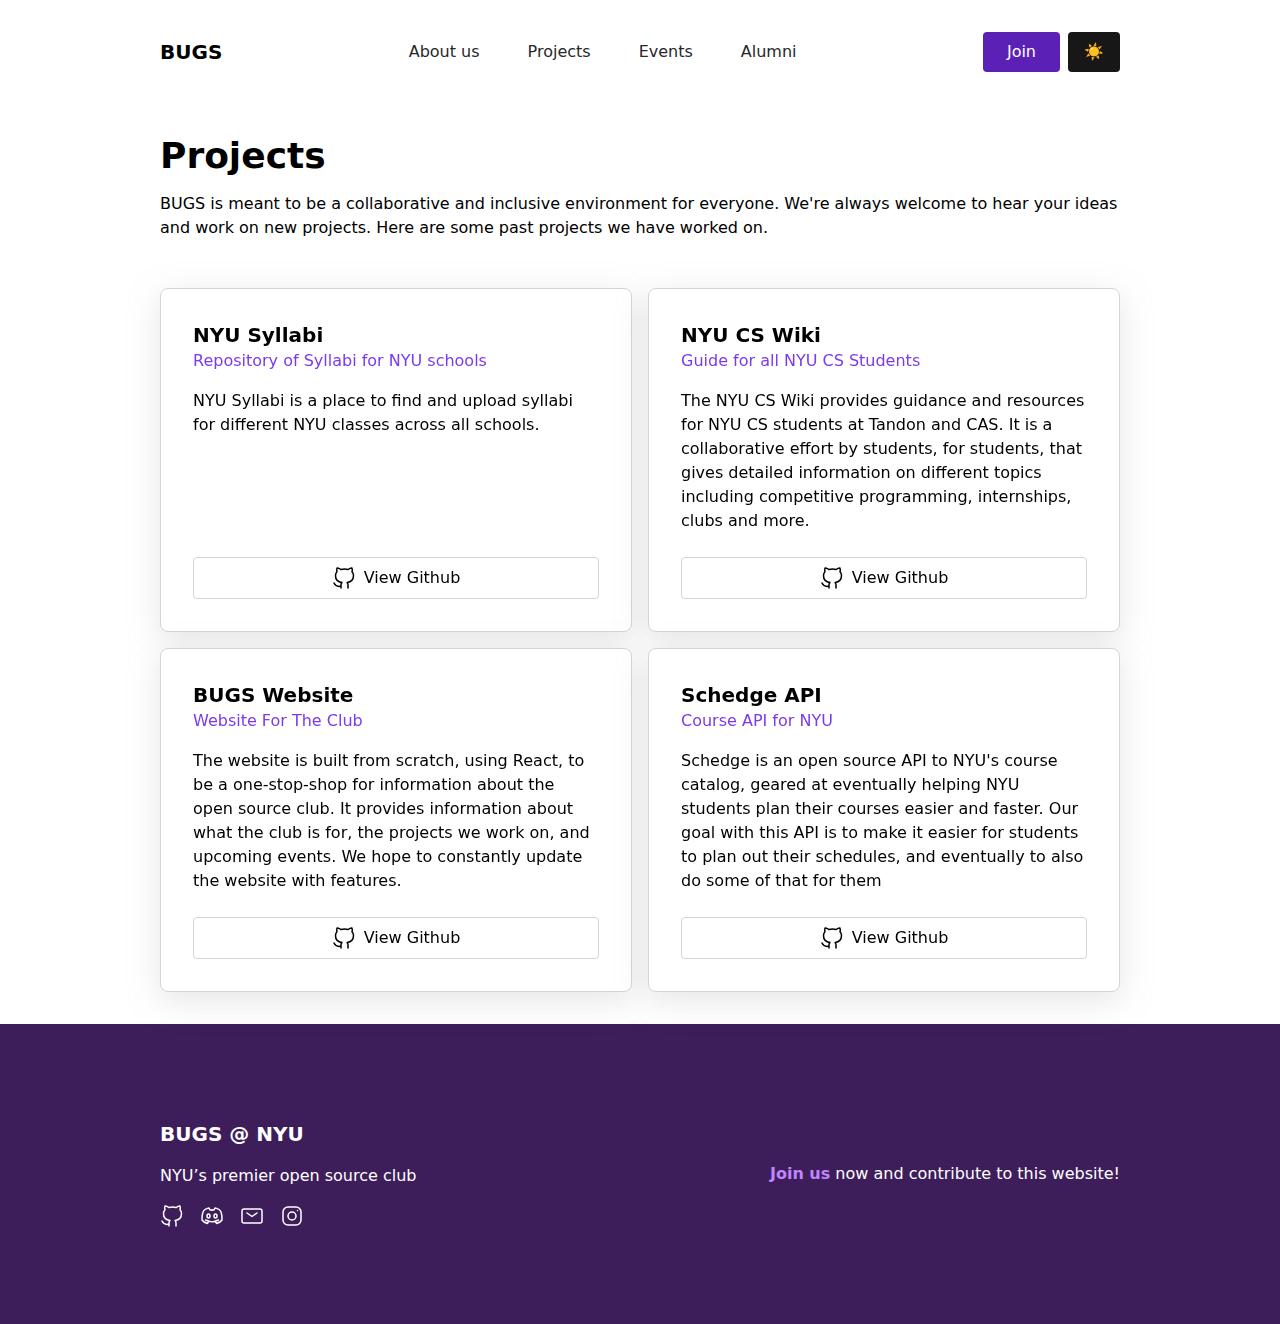
<file: projects/index.html>
<!DOCTYPE html><html><head><meta charSet="utf-8"/><meta http-equiv="x-ua-compatible" content="ie=edge"/><meta name="viewport" content="width=device-width, initial-scale=1, shrink-to-fit=no"/><meta name="generator" content="Gatsby 5.14.1"/><style data-href="/styles.01a20171177448165512.css" data-identity="gatsby-global-css">*,:after,:before{--tw-border-spacing-x:0;--tw-border-spacing-y:0;--tw-translate-x:0;--tw-translate-y:0;--tw-rotate:0;--tw-skew-x:0;--tw-skew-y:0;--tw-scale-x:1;--tw-scale-y:1;--tw-pan-x: ;--tw-pan-y: ;--tw-pinch-zoom: ;--tw-scroll-snap-strictness:proximity;--tw-gradient-from-position: ;--tw-gradient-via-position: ;--tw-gradient-to-position: ;--tw-ordinal: ;--tw-slashed-zero: ;--tw-numeric-figure: ;--tw-numeric-spacing: ;--tw-numeric-fraction: ;--tw-ring-inset: ;--tw-ring-offset-width:0px;--tw-ring-offset-color:#fff;--tw-ring-color:rgba(59,130,246,.5);--tw-ring-offset-shadow:0 0 #0000;--tw-ring-shadow:0 0 #0000;--tw-shadow:0 0 #0000;--tw-shadow-colored:0 0 #0000;--tw-blur: ;--tw-brightness: ;--tw-contrast: ;--tw-grayscale: ;--tw-hue-rotate: ;--tw-invert: ;--tw-saturate: ;--tw-sepia: ;--tw-drop-shadow: ;--tw-backdrop-blur: ;--tw-backdrop-brightness: ;--tw-backdrop-contrast: ;--tw-backdrop-grayscale: ;--tw-backdrop-hue-rotate: ;--tw-backdrop-invert: ;--tw-backdrop-opacity: ;--tw-backdrop-saturate: ;--tw-backdrop-sepia: ;--tw-contain-size: ;--tw-contain-layout: ;--tw-contain-paint: ;--tw-contain-style: }::backdrop{--tw-border-spacing-x:0;--tw-border-spacing-y:0;--tw-translate-x:0;--tw-translate-y:0;--tw-rotate:0;--tw-skew-x:0;--tw-skew-y:0;--tw-scale-x:1;--tw-scale-y:1;--tw-pan-x: ;--tw-pan-y: ;--tw-pinch-zoom: ;--tw-scroll-snap-strictness:proximity;--tw-gradient-from-position: ;--tw-gradient-via-position: ;--tw-gradient-to-position: ;--tw-ordinal: ;--tw-slashed-zero: ;--tw-numeric-figure: ;--tw-numeric-spacing: ;--tw-numeric-fraction: ;--tw-ring-inset: ;--tw-ring-offset-width:0px;--tw-ring-offset-color:#fff;--tw-ring-color:rgba(59,130,246,.5);--tw-ring-offset-shadow:0 0 #0000;--tw-ring-shadow:0 0 #0000;--tw-shadow:0 0 #0000;--tw-shadow-colored:0 0 #0000;--tw-blur: ;--tw-brightness: ;--tw-contrast: ;--tw-grayscale: ;--tw-hue-rotate: ;--tw-invert: ;--tw-saturate: ;--tw-sepia: ;--tw-drop-shadow: ;--tw-backdrop-blur: ;--tw-backdrop-brightness: ;--tw-backdrop-contrast: ;--tw-backdrop-grayscale: ;--tw-backdrop-hue-rotate: ;--tw-backdrop-invert: ;--tw-backdrop-opacity: ;--tw-backdrop-saturate: ;--tw-backdrop-sepia: ;--tw-contain-size: ;--tw-contain-layout: ;--tw-contain-paint: ;--tw-contain-style: }/*
! tailwindcss v3.4.17 | MIT License | https://tailwindcss.com
*/*,:after,:before{border:0 solid #e5e7eb;box-sizing:border-box}:after,:before{--tw-content:""}:host,html{-webkit-text-size-adjust:100%;font-feature-settings:normal;-webkit-tap-highlight-color:transparent;font-family:ui-sans-serif,system-ui,sans-serif,Apple Color Emoji,Segoe UI Emoji,Segoe UI Symbol,Noto Color Emoji;font-variation-settings:normal;line-height:1.5;-moz-tab-size:4;-o-tab-size:4;tab-size:4}body{line-height:inherit;margin:0}hr{border-top-width:1px;color:inherit;height:0}abbr:where([title]){-webkit-text-decoration:underline dotted;text-decoration:underline dotted}h1,h2,h3,h4,h5,h6{font-size:inherit;font-weight:inherit}a{color:inherit;text-decoration:inherit}b,strong{font-weight:bolder}code,kbd,pre,samp{font-feature-settings:normal;font-family:ui-monospace,SFMono-Regular,Menlo,Monaco,Consolas,Liberation Mono,Courier New,monospace;font-size:1em;font-variation-settings:normal}small{font-size:80%}sub,sup{font-size:75%;line-height:0;position:relative;vertical-align:baseline}sub{bottom:-.25em}sup{top:-.5em}table{border-collapse:collapse;border-color:inherit;text-indent:0}button,input,optgroup,select,textarea{font-feature-settings:inherit;color:inherit;font-family:inherit;font-size:100%;font-variation-settings:inherit;font-weight:inherit;letter-spacing:inherit;line-height:inherit;margin:0;padding:0}button,select{text-transform:none}button,input:where([type=button]),input:where([type=reset]),input:where([type=submit]){-webkit-appearance:button;background-color:transparent;background-image:none}:-moz-focusring{outline:auto}:-moz-ui-invalid{box-shadow:none}progress{vertical-align:baseline}::-webkit-inner-spin-button,::-webkit-outer-spin-button{height:auto}[type=search]{-webkit-appearance:textfield;outline-offset:-2px}::-webkit-search-decoration{-webkit-appearance:none}::-webkit-file-upload-button{-webkit-appearance:button;font:inherit}summary{display:list-item}blockquote,dd,dl,figure,h1,h2,h3,h4,h5,h6,hr,p,pre{margin:0}fieldset{margin:0}fieldset,legend{padding:0}menu,ol,ul{list-style:none;margin:0;padding:0}dialog{padding:0}textarea{resize:vertical}input::-moz-placeholder,textarea::-moz-placeholder{color:#9ca3af;opacity:1}input::placeholder,textarea::placeholder{color:#9ca3af;opacity:1}[role=button],button{cursor:pointer}:disabled{cursor:default}audio,canvas,embed,iframe,img,object,svg,video{display:block;vertical-align:middle}img,video{height:auto;max-width:100%}[hidden]:where(:not([hidden=until-found])){display:none}.container{width:100%}@media (min-width:640px){.container{max-width:640px}}@media (min-width:768px){.container{max-width:768px}}@media (min-width:1024px){.container{max-width:1024px}}@media (min-width:1280px){.container{max-width:1280px}}@media (min-width:1536px){.container{max-width:1536px}}.absolute{position:absolute}.relative{position:relative}.left-0{left:0}.right-0{right:0}.top-1\/2{top:50%}.m-3{margin:.75rem}.-mx-8{margin-left:-2rem;margin-right:-2rem}.mx-4{margin-left:1rem;margin-right:1rem}.mx-auto{margin-left:auto;margin-right:auto}.my-2{margin-bottom:.5rem;margin-top:.5rem}.-mt-8{margin-top:-2rem}.mb-12{margin-bottom:3rem}.mb-16{margin-bottom:4rem}.mb-2{margin-bottom:.5rem}.mb-3{margin-bottom:.75rem}.mb-4{margin-bottom:1rem}.mb-5{margin-bottom:1.25rem}.mb-8{margin-bottom:2rem}.ml-4{margin-left:1rem}.ml-60{margin-left:15rem}.mr-2{margin-right:.5rem}.mt-12{margin-top:3rem}.mt-2{margin-top:.5rem}.mt-4{margin-top:1rem}.mt-6{margin-top:1.5rem}.mt-8{margin-top:2rem}.block{display:block}.inline-block{display:inline-block}.flex{display:flex}.grid{display:grid}.hidden{display:none}.h-0{height:0}.h-10{height:2.5rem}.h-44{height:11rem}.h-5{height:1.25rem}.h-64{height:16rem}.h-80{height:20rem}.h-\[225px\]{height:225px}.h-full{height:100%}.min-h-\[calc\(100vh-12rem\)\]{min-height:calc(100vh - 12rem)}.min-h-screen{min-height:100vh}.w-10{width:2.5rem}.w-5{width:1.25rem}.w-80{width:20rem}.w-full{width:100%}.max-w-5xl{max-width:64rem}.flex-none{flex:none}.flex-shrink-0{flex-shrink:0}.flex-grow,.grow{flex-grow:1}.-translate-y-1\/2{--tw-translate-y:-50%}.-translate-y-1\/2,.transform{transform:translate(var(--tw-translate-x),var(--tw-translate-y)) rotate(var(--tw-rotate)) skewX(var(--tw-skew-x)) skewY(var(--tw-skew-y)) scaleX(var(--tw-scale-x)) scaleY(var(--tw-scale-y))}.cursor-not-allowed{cursor:not-allowed}.resize{resize:both}.grid-cols-1{grid-template-columns:repeat(1,minmax(0,1fr))}.flex-row{flex-direction:row}.flex-col{flex-direction:column}.flex-wrap{flex-wrap:wrap}.items-start{align-items:flex-start}.items-center{align-items:center}.justify-center{justify-content:center}.justify-between{justify-content:space-between}.gap-12{gap:3rem}.gap-2{gap:.5rem}.gap-4{gap:1rem}.gap-8{gap:2rem}.gap-x-2{-moz-column-gap:.5rem;column-gap:.5rem}.gap-x-4{-moz-column-gap:1rem;column-gap:1rem}.gap-y-4{row-gap:1rem}.space-x-32>:not([hidden])~:not([hidden]){--tw-space-x-reverse:0;margin-left:calc(8rem*(1 - var(--tw-space-x-reverse)));margin-right:calc(8rem*var(--tw-space-x-reverse))}.space-y-2>:not([hidden])~:not([hidden]){--tw-space-y-reverse:0;margin-bottom:calc(.5rem*var(--tw-space-y-reverse));margin-top:calc(.5rem*(1 - var(--tw-space-y-reverse)))}.space-y-4>:not([hidden])~:not([hidden]){--tw-space-y-reverse:0;margin-bottom:calc(1rem*var(--tw-space-y-reverse));margin-top:calc(1rem*(1 - var(--tw-space-y-reverse)))}.justify-self-end{justify-self:end}.overflow-hidden,.truncate{overflow:hidden}.truncate{text-overflow:ellipsis;white-space:nowrap}.rounded{border-radius:.25rem}.rounded-2xl{border-radius:1rem}.rounded-full{border-radius:9999px}.rounded-lg{border-radius:.5rem}.rounded-md{border-radius:.375rem}.rounded-sm{border-radius:.125rem}.rounded-xl{border-radius:.75rem}.rounded-l-xl{border-bottom-left-radius:.75rem;border-top-left-radius:.75rem}.rounded-r-xl{border-bottom-right-radius:.75rem;border-top-right-radius:.75rem}.rounded-t-lg{border-top-left-radius:.5rem;border-top-right-radius:.5rem}.border{border-width:1px}.border-2{border-width:2px}.border-l-0{border-left-width:0}.border-r-0{border-right-width:0}.border-gray-300{--tw-border-opacity:1;border-color:rgb(209 213 219/var(--tw-border-opacity,1))}.border-white{--tw-border-opacity:1;border-color:rgb(255 255 255/var(--tw-border-opacity,1))}.bg-\[\#3D1E5B\]{--tw-bg-opacity:1;background-color:rgb(61 30 91/var(--tw-bg-opacity,1))}.bg-\[\#F9F9FF\]{--tw-bg-opacity:1;background-color:rgb(249 249 255/var(--tw-bg-opacity,1))}.bg-neutral-900{--tw-bg-opacity:1;background-color:rgb(23 23 23/var(--tw-bg-opacity,1))}.bg-orange-900{--tw-bg-opacity:1;background-color:rgb(124 45 18/var(--tw-bg-opacity,1))}.bg-purple-100{--tw-bg-opacity:1;background-color:rgb(243 232 255/var(--tw-bg-opacity,1))}.bg-violet-800{--tw-bg-opacity:1;background-color:rgb(91 33 182/var(--tw-bg-opacity,1))}.bg-white{--tw-bg-opacity:1;background-color:rgb(255 255 255/var(--tw-bg-opacity,1))}.object-contain{-o-object-fit:contain;object-fit:contain}.object-cover{-o-object-fit:cover;object-fit:cover}.p-0{padding:0}.p-16{padding:4rem}.p-4{padding:1rem}.p-8{padding:2rem}.px-2{padding-left:.5rem;padding-right:.5rem}.px-3{padding-left:.75rem;padding-right:.75rem}.px-4{padding-left:1rem;padding-right:1rem}.px-6{padding-left:1.5rem;padding-right:1.5rem}.px-8{padding-left:2rem;padding-right:2rem}.py-1{padding-bottom:.25rem;padding-top:.25rem}.py-2{padding-bottom:.5rem;padding-top:.5rem}.py-24{padding-bottom:6rem;padding-top:6rem}.py-3{padding-bottom:.75rem;padding-top:.75rem}.py-8{padding-bottom:2rem;padding-top:2rem}.pb-4{padding-bottom:1rem}.text-center{text-align:center}.text-2xl{font-size:1.5rem;line-height:2rem}.text-4xl{font-size:2.25rem;line-height:2.5rem}.text-5xl{font-size:3rem;line-height:1}.text-lg{font-size:1.125rem;line-height:1.75rem}.text-sm{font-size:.875rem;line-height:1.25rem}.text-xl{font-size:1.25rem;line-height:1.75rem}.font-bold{font-weight:700}.font-semibold{font-weight:600}.leading-relaxed{line-height:1.625}.leading-tight{line-height:1.25}.text-\[\#8900e1\]{--tw-text-opacity:1;color:rgb(137 0 225/var(--tw-text-opacity,1))}.text-black{--tw-text-opacity:1;color:rgb(0 0 0/var(--tw-text-opacity,1))}.text-blue-500{--tw-text-opacity:1;color:rgb(59 130 246/var(--tw-text-opacity,1))}.text-purple-400{--tw-text-opacity:1;color:rgb(192 132 252/var(--tw-text-opacity,1))}.text-purple-600{--tw-text-opacity:1;color:rgb(147 51 234/var(--tw-text-opacity,1))}.text-violet-600{--tw-text-opacity:1;color:rgb(124 58 237/var(--tw-text-opacity,1))}.text-white{--tw-text-opacity:1;color:rgb(255 255 255/var(--tw-text-opacity,1))}.text-zinc-600{--tw-text-opacity:1;color:rgb(82 82 91/var(--tw-text-opacity,1))}.text-zinc-800{--tw-text-opacity:1;color:rgb(39 39 42/var(--tw-text-opacity,1))}.antialiased{-webkit-font-smoothing:antialiased;-moz-osx-font-smoothing:grayscale}.opacity-50{opacity:.5}.shadow{--tw-shadow:0 1px 3px 0 rgba(0,0,0,.1),0 1px 2px -1px rgba(0,0,0,.1);--tw-shadow-colored:0 1px 3px 0 var(--tw-shadow-color),0 1px 2px -1px var(--tw-shadow-color);box-shadow:var(--tw-ring-offset-shadow,0 0 #0000),var(--tw-ring-shadow,0 0 #0000),var(--tw-shadow)}.drop-shadow-\[0_8px_16px_rgba\(151\2c 151\2c 151\2c 0\.25\)\]{--tw-drop-shadow:drop-shadow(0 8px 16px hsla(0,0%,59%,.25))}.drop-shadow-\[0_8px_16px_rgba\(151\2c 151\2c 151\2c 0\.25\)\],.filter{filter:var(--tw-blur) var(--tw-brightness) var(--tw-contrast) var(--tw-grayscale) var(--tw-hue-rotate) var(--tw-invert) var(--tw-saturate) var(--tw-sepia) var(--tw-drop-shadow)}.transition-colors{transition-duration:.15s;transition-property:color,background-color,border-color,text-decoration-color,fill,stroke;transition-timing-function:cubic-bezier(.4,0,.2,1)}.transition-height{transition-duration:.15s;transition-property:height;transition-timing-function:cubic-bezier(.4,0,.2,1)}.transition-transform{transition-duration:.15s;transition-property:transform;transition-timing-function:cubic-bezier(.4,0,.2,1)}.duration-100{transition-duration:.1s}.duration-300{transition-duration:.3s}.hover\:-translate-y-1:hover{--tw-translate-y:-0.25rem}.hover\:-translate-y-1:hover,.hover\:scale-110:hover{transform:translate(var(--tw-translate-x),var(--tw-translate-y)) rotate(var(--tw-rotate)) skewX(var(--tw-skew-x)) skewY(var(--tw-skew-y)) scaleX(var(--tw-scale-x)) scaleY(var(--tw-scale-y))}.hover\:scale-110:hover{--tw-scale-x:1.1;--tw-scale-y:1.1}.hover\:bg-gray-100:hover{--tw-bg-opacity:1;background-color:rgb(243 244 246/var(--tw-bg-opacity,1))}.hover\:bg-gray-200:hover{--tw-bg-opacity:1;background-color:rgb(229 231 235/var(--tw-bg-opacity,1))}.hover\:bg-neutral-800:hover{--tw-bg-opacity:1;background-color:rgb(38 38 38/var(--tw-bg-opacity,1))}.hover\:bg-violet-600:hover{--tw-bg-opacity:1;background-color:rgb(124 58 237/var(--tw-bg-opacity,1))}.hover\:bg-white:hover{--tw-bg-opacity:1;background-color:rgb(255 255 255/var(--tw-bg-opacity,1))}.hover\:bg-opacity-\[0\.3\]:hover{--tw-bg-opacity:0.3}.hover\:text-pink-200:hover{--tw-text-opacity:1;color:rgb(251 207 232/var(--tw-text-opacity,1))}.hover\:underline:hover{text-decoration-line:underline}.group:hover .group-hover\:scale-105{--tw-scale-x:1.05;--tw-scale-y:1.05;transform:translate(var(--tw-translate-x),var(--tw-translate-y)) rotate(var(--tw-rotate)) skewX(var(--tw-skew-x)) skewY(var(--tw-skew-y)) scaleX(var(--tw-scale-x)) scaleY(var(--tw-scale-y))}.group:hover .group-hover\:bg-neutral-600{--tw-bg-opacity:1;background-color:rgb(82 82 82/var(--tw-bg-opacity,1))}.dark\:border-gray-300:is(.dark *){--tw-border-opacity:1;border-color:rgb(209 213 219/var(--tw-border-opacity,1))}.dark\:border-neutral-700:is(.dark *){--tw-border-opacity:1;border-color:rgb(64 64 64/var(--tw-border-opacity,1))}.dark\:bg-neutral-800:is(.dark *){--tw-bg-opacity:1;background-color:rgb(38 38 38/var(--tw-bg-opacity,1))}.dark\:bg-neutral-900:is(.dark *){--tw-bg-opacity:1;background-color:rgb(23 23 23/var(--tw-bg-opacity,1))}.dark\:bg-purple-900:is(.dark *){--tw-bg-opacity:1;background-color:rgb(88 28 135/var(--tw-bg-opacity,1))}.dark\:bg-zinc-900:is(.dark *){--tw-bg-opacity:1;background-color:rgb(24 24 27/var(--tw-bg-opacity,1))}.dark\:text-purple-200:is(.dark *){--tw-text-opacity:1;color:rgb(233 213 255/var(--tw-text-opacity,1))}.dark\:text-stone-100:is(.dark *){--tw-text-opacity:1;color:rgb(245 245 244/var(--tw-text-opacity,1))}.dark\:text-white:is(.dark *){--tw-text-opacity:1;color:rgb(255 255 255/var(--tw-text-opacity,1))}.dark\:text-zinc-400:is(.dark *){--tw-text-opacity:1;color:rgb(161 161 170/var(--tw-text-opacity,1))}.dark\:hover\:bg-neutral-600:hover:is(.dark *){--tw-bg-opacity:1;background-color:rgb(82 82 82/var(--tw-bg-opacity,1))}.dark\:hover\:bg-neutral-800:hover:is(.dark *){--tw-bg-opacity:1;background-color:rgb(38 38 38/var(--tw-bg-opacity,1))}@media (min-width:640px){.sm\:h-96{height:24rem}.sm\:grid-cols-2{grid-template-columns:repeat(2,minmax(0,1fr))}}@media (min-width:768px){.md\:mb-0{margin-bottom:0}.md\:mt-0{margin-top:0}.md\:block{display:block}.md\:inline-block{display:inline-block}.md\:flex{display:flex}.md\:hidden{display:none}.md\:h-30rem{height:30rem}.md\:h-auto{height:auto}.md\:w-auto{width:auto}.md\:flex-grow{flex-grow:1}.md\:grid-cols-2{grid-template-columns:repeat(2,minmax(0,1fr))}.md\:flex-row{flex-direction:row}.md\:items-center{align-items:center}.md\:justify-center{justify-content:center}.md\:gap-0{gap:0}.md\:space-x-12>:not([hidden])~:not([hidden]){--tw-space-x-reverse:0;margin-left:calc(3rem*(1 - var(--tw-space-x-reverse)));margin-right:calc(3rem*var(--tw-space-x-reverse))}.md\:space-x-4>:not([hidden])~:not([hidden]){--tw-space-x-reverse:0;margin-left:calc(1rem*(1 - var(--tw-space-x-reverse)));margin-right:calc(1rem*var(--tw-space-x-reverse))}.md\:space-y-0>:not([hidden])~:not([hidden]){--tw-space-y-reverse:0;margin-bottom:calc(0px*var(--tw-space-y-reverse));margin-top:calc(0px*(1 - var(--tw-space-y-reverse)))}}@media (min-width:1024px){.lg\:grid-cols-3{grid-template-columns:repeat(3,minmax(0,1fr))}.lg\:py-28{padding-bottom:7rem;padding-top:7rem}.lg\:text-8xl{font-size:6rem;line-height:1}}.\[\&\>path\]\:dark\:fill-white:is(.dark *)>path{fill:#fff}</style><style>.gatsby-image-wrapper{position:relative;overflow:hidden}.gatsby-image-wrapper picture.object-fit-polyfill{position:static!important}.gatsby-image-wrapper img{bottom:0;height:100%;left:0;margin:0;max-width:none;padding:0;position:absolute;right:0;top:0;width:100%;object-fit:cover}.gatsby-image-wrapper [data-main-image]{opacity:0;transform:translateZ(0);transition:opacity .25s linear;will-change:opacity}.gatsby-image-wrapper-constrained{display:inline-block;vertical-align:top}</style><noscript><style>.gatsby-image-wrapper noscript [data-main-image]{opacity:1!important}.gatsby-image-wrapper [data-placeholder-image]{opacity:0!important}</style></noscript><script type="module">const e="undefined"!=typeof HTMLImageElement&&"loading"in HTMLImageElement.prototype;e&&document.body.addEventListener("load",(function(e){const t=e.target;if(void 0===t.dataset.mainImage)return;if(void 0===t.dataset.gatsbyImageSsr)return;let a=null,n=t;for(;null===a&&n;)void 0!==n.parentNode.dataset.gatsbyImageWrapper&&(a=n.parentNode),n=n.parentNode;const o=a.querySelector("[data-placeholder-image]"),r=new Image;r.src=t.currentSrc,r.decode().catch((()=>{})).then((()=>{t.style.opacity=1,o&&(o.style.opacity=0,o.style.transition="opacity 500ms linear")}))}),!0);</script><link rel="sitemap" type="application/xml" href="/sitemap-index.xml"/><link rel="icon" href="/favicon-32x32.png?v=020940748c1f26abe38ecc937d8e483f" type="image/png"/><link rel="manifest" href="/manifest.webmanifest" crossorigin="anonymous"/><link rel="apple-touch-icon" sizes="48x48" href="/icons/icon-48x48.png?v=020940748c1f26abe38ecc937d8e483f"/><link rel="apple-touch-icon" sizes="72x72" href="/icons/icon-72x72.png?v=020940748c1f26abe38ecc937d8e483f"/><link rel="apple-touch-icon" sizes="96x96" href="/icons/icon-96x96.png?v=020940748c1f26abe38ecc937d8e483f"/><link rel="apple-touch-icon" sizes="144x144" href="/icons/icon-144x144.png?v=020940748c1f26abe38ecc937d8e483f"/><link rel="apple-touch-icon" sizes="192x192" href="/icons/icon-192x192.png?v=020940748c1f26abe38ecc937d8e483f"/><link rel="apple-touch-icon" sizes="256x256" href="/icons/icon-256x256.png?v=020940748c1f26abe38ecc937d8e483f"/><link rel="apple-touch-icon" sizes="384x384" href="/icons/icon-384x384.png?v=020940748c1f26abe38ecc937d8e483f"/><link rel="apple-touch-icon" sizes="512x512" href="/icons/icon-512x512.png?v=020940748c1f26abe38ecc937d8e483f"/><title data-gatsby-head="true">Projects</title></head><body><div id="___gatsby"><div style="outline:none" tabindex="-1" id="gatsby-focus-wrapper"><div class="min-h-screen antialiased dark"><div class="light:bg-white dark:bg-zinc-900"><header><nav class="flex max-w-5xl mx-auto items-center justify-between flex-wrap p-8"><div class="flex items-center flex-shrink-0"><a class="text-xl font-bold dark:text-stone-100" href="/">BUGS</a></div><div class="block md:hidden"><button class="text-white flex w-10 h-10 items-center justify-center"><svg width="24" height="24" stroke-width="1.5" viewBox="0 0 24 24" fill="none" xmlns="http://www.w3.org/2000/svg" color="currentColor"><path d="M3 5h18M3 12h18M3 19h18" stroke="currentColor" stroke-linecap="round" stroke-linejoin="round"></path></svg></button></div><div class="h-0 w-full block truncate flex-grow mt-2 transition-height duration-100 md:mt-0 md:flex md:items-center md:w-auto md:h-auto"><div class="md:flex md:flex-row md:flex-grow md:space-x-12 md:justify-center"><a class="text-zinc-800 block mb-4 md:mb-0 md:inline-block dark:text-stone-100" href="/about/">About us</a><a aria-current="page" class="text-zinc-800 block mb-4 md:mb-0 md:inline-block dark:text-stone-100" href="/projects/">Projects</a><a class="text-zinc-800 block mb-4 md:mb-0 md:inline-block dark:text-stone-100" href="/events/">Events</a><a class="text-zinc-800 block mb-4 md:mb-0 md:inline-block dark:text-stone-100" href="/alumni/">Alumni</a></div><div class="flex flex-row gap-2"><a href="https://discord.gg/75jgtXy7rz"><button class="px-4 py-2 rounded bg-violet-800 hover:bg-violet-600 text-white px-6">Join</button></a><button class="px-4 py-2 rounded bg-neutral-900 dark:bg-neutral-800 hover:bg-neutral-800 dark:hover:bg-neutral-600 text-white pv-6">🌙</button></div></div></nav></header><main class="w-full min-h-[calc(100vh-12rem)] dark:text-white"><div class="max-w-5xl mx-auto px-8 flex flex-col py-8"><h2 class="text-4xl font-bold">Projects</h2><p class="mt-4">BUGS is meant to be a collaborative and inclusive environment for everyone. We&#x27;re always welcome to hear your ideas and work on new projects. Here are some past projects we have worked on.</p><div class="mt-12 grid grid-cols-1 gap-4 md:grid-cols-2"><a href="https://nyusyllabi.com" target="_blank" rel="noreferrer" class="group bg-white border-gray-300 border dark:bg-neutral-900 dark:border-neutral-700 hover:bg-gray-200 dark:hover:bg-neutral-800 transition-colors p-8 rounded-lg drop-shadow-[0_8px_16px_rgba(151,151,151,0.25)]"><div class="h-full flex flex-col"><h2 class="text-xl font-bold">NYU Syllabi</h2><p class="text-violet-600">Repository of Syllabi for NYU schools</p><p class="grow mt-4">NYU Syllabi is a place to find and upload syllabi for different NYU classes across all schools.</p><a class="mt-6 justify-self-end" href="https://github.com/BUGS-NYU/nyu-syllabi/" target="_blank" rel="noopener noreferrer"><button class="px-4 py-2 rounded bg-white dark:bg-neutral-900 dark:border-gray-300 border-gray-300 border hover:bg-gray-100 text-black dark:text-white w-full flex gap-2 justify-center "><svg width="1.5em" height="1.5em" stroke-width="1.5" viewBox="0 0 24 24" fill="none" xmlns="http://www.w3.org/2000/svg" color="currentColor" class="inline-block"><path d="M16 22.027v-2.87a3.37 3.37 0 00-.94-2.61c3.14-.35 6.44-1.54 6.44-7a5.44 5.44 0 00-1.5-3.75 5.07 5.07 0 00-.09-3.77s-1.18-.35-3.91 1.48a13.38 13.38 0 00-7 0c-2.73-1.83-3.91-1.48-3.91-1.48A5.07 5.07 0 005 5.797a5.44 5.44 0 00-1.5 3.78c0 5.42 3.3 6.61 6.44 7a3.37 3.37 0 00-.94 2.58v2.87M9 20.027c-3 .973-5.5 0-7-3" stroke="currentColor" stroke-linecap="round" stroke-linejoin="round"></path></svg> View Github</button></a></div></a><a href="https://nyucswiki.com" target="_blank" rel="noreferrer" class="group bg-white border-gray-300 border dark:bg-neutral-900 dark:border-neutral-700 hover:bg-gray-200 dark:hover:bg-neutral-800 transition-colors p-8 rounded-lg drop-shadow-[0_8px_16px_rgba(151,151,151,0.25)]"><div class="h-full flex flex-col"><h2 class="text-xl font-bold">NYU CS Wiki</h2><p class="text-violet-600">Guide for all NYU CS Students</p><p class="grow mt-4">The NYU CS Wiki provides guidance and resources for NYU CS students at Tandon and CAS. It is a collaborative effort by students, for students, that gives detailed information on different topics including competitive programming, internships, clubs and more.</p><a class="mt-6 justify-self-end" href="https://github.com/BUGS-NYU/nyu-cs-wiki/" target="_blank" rel="noopener noreferrer"><button class="px-4 py-2 rounded bg-white dark:bg-neutral-900 dark:border-gray-300 border-gray-300 border hover:bg-gray-100 text-black dark:text-white w-full flex gap-2 justify-center "><svg width="1.5em" height="1.5em" stroke-width="1.5" viewBox="0 0 24 24" fill="none" xmlns="http://www.w3.org/2000/svg" color="currentColor" class="inline-block"><path d="M16 22.027v-2.87a3.37 3.37 0 00-.94-2.61c3.14-.35 6.44-1.54 6.44-7a5.44 5.44 0 00-1.5-3.75 5.07 5.07 0 00-.09-3.77s-1.18-.35-3.91 1.48a13.38 13.38 0 00-7 0c-2.73-1.83-3.91-1.48-3.91-1.48A5.07 5.07 0 005 5.797a5.44 5.44 0 00-1.5 3.78c0 5.42 3.3 6.61 6.44 7a3.37 3.37 0 00-.94 2.58v2.87M9 20.027c-3 .973-5.5 0-7-3" stroke="currentColor" stroke-linecap="round" stroke-linejoin="round"></path></svg> View Github</button></a></div></a><a href="https://bugsnyu.com" target="_blank" rel="noreferrer" class="group bg-white border-gray-300 border dark:bg-neutral-900 dark:border-neutral-700 hover:bg-gray-200 dark:hover:bg-neutral-800 transition-colors p-8 rounded-lg drop-shadow-[0_8px_16px_rgba(151,151,151,0.25)]"><div class="h-full flex flex-col"><h2 class="text-xl font-bold">BUGS Website</h2><p class="text-violet-600">Website For The Club</p><p class="grow mt-4">The website is built from scratch, using React, to be a one-stop-shop for information about the open source club. It provides information about what the club is for, the projects we work on, and upcoming events. We hope to constantly update the website with features.</p><a class="mt-6 justify-self-end" href="https://github.com/BUGS-NYU/bugs-website" target="_blank" rel="noopener noreferrer"><button class="px-4 py-2 rounded bg-white dark:bg-neutral-900 dark:border-gray-300 border-gray-300 border hover:bg-gray-100 text-black dark:text-white w-full flex gap-2 justify-center "><svg width="1.5em" height="1.5em" stroke-width="1.5" viewBox="0 0 24 24" fill="none" xmlns="http://www.w3.org/2000/svg" color="currentColor" class="inline-block"><path d="M16 22.027v-2.87a3.37 3.37 0 00-.94-2.61c3.14-.35 6.44-1.54 6.44-7a5.44 5.44 0 00-1.5-3.75 5.07 5.07 0 00-.09-3.77s-1.18-.35-3.91 1.48a13.38 13.38 0 00-7 0c-2.73-1.83-3.91-1.48-3.91-1.48A5.07 5.07 0 005 5.797a5.44 5.44 0 00-1.5 3.78c0 5.42 3.3 6.61 6.44 7a3.37 3.37 0 00-.94 2.58v2.87M9 20.027c-3 .973-5.5 0-7-3" stroke="currentColor" stroke-linecap="round" stroke-linejoin="round"></path></svg> View Github</button></a></div></a><a href="https://nyu.a1liu.com/api/" target="_blank" rel="noreferrer" class="group bg-white border-gray-300 border dark:bg-neutral-900 dark:border-neutral-700 hover:bg-gray-200 dark:hover:bg-neutral-800 transition-colors p-8 rounded-lg drop-shadow-[0_8px_16px_rgba(151,151,151,0.25)]"><div class="h-full flex flex-col"><h2 class="text-xl font-bold">Schedge API</h2><p class="text-violet-600">Course API for NYU</p><p class="grow mt-4">Schedge is an open source API to NYU&#x27;s course catalog, geared at eventually helping NYU students plan their courses easier and faster. Our goal with this API is to make it easier for students to plan out their schedules, and eventually to also do some of that for them</p><a class="mt-6 justify-self-end" href="https://github.com/BUGS-NYU/schedge" target="_blank" rel="noopener noreferrer"><button class="px-4 py-2 rounded bg-white dark:bg-neutral-900 dark:border-gray-300 border-gray-300 border hover:bg-gray-100 text-black dark:text-white w-full flex gap-2 justify-center "><svg width="1.5em" height="1.5em" stroke-width="1.5" viewBox="0 0 24 24" fill="none" xmlns="http://www.w3.org/2000/svg" color="currentColor" class="inline-block"><path d="M16 22.027v-2.87a3.37 3.37 0 00-.94-2.61c3.14-.35 6.44-1.54 6.44-7a5.44 5.44 0 00-1.5-3.75 5.07 5.07 0 00-.09-3.77s-1.18-.35-3.91 1.48a13.38 13.38 0 00-7 0c-2.73-1.83-3.91-1.48-3.91-1.48A5.07 5.07 0 005 5.797a5.44 5.44 0 00-1.5 3.78c0 5.42 3.3 6.61 6.44 7a3.37 3.37 0 00-.94 2.58v2.87M9 20.027c-3 .973-5.5 0-7-3" stroke="currentColor" stroke-linecap="round" stroke-linejoin="round"></path></svg> View Github</button></a></div></a></div></div></main><footer class="w-full bg-[#3D1E5B] text-white"><div class="mx-auto max-w-5xl px-8 py-24 flex flex-col gap-12 items-start justify-between md:flex-row md:items-center md:gap-0"><div class="flex flex-col gap-y-4"><p class="text-xl font-bold">BUGS @ NYU</p><p>NYU’s premier open source club</p><div class="flex flex-row gap-x-4"><a class="hover:scale-110" href="https://github.com/BUGS-NYU" target="_blank" rel="noopener noreferrer"><svg width="1.5em" height="1.5em" stroke-width="1.5" viewBox="0 0 24 24" fill="none" xmlns="http://www.w3.org/2000/svg" color="currentColor"><path d="M16 22.027v-2.87a3.37 3.37 0 00-.94-2.61c3.14-.35 6.44-1.54 6.44-7a5.44 5.44 0 00-1.5-3.75 5.07 5.07 0 00-.09-3.77s-1.18-.35-3.91 1.48a13.38 13.38 0 00-7 0c-2.73-1.83-3.91-1.48-3.91-1.48A5.07 5.07 0 005 5.797a5.44 5.44 0 00-1.5 3.78c0 5.42 3.3 6.61 6.44 7a3.37 3.37 0 00-.94 2.58v2.87M9 20.027c-3 .973-5.5 0-7-3" stroke="currentColor" stroke-linecap="round" stroke-linejoin="round"></path></svg></a><a class="hover:scale-110" href="https://discord.com/invite/75jgtXy7rz" target="_blank" rel="noopener noreferrer"><svg width="1.5em" height="1.5em" viewBox="0 0 24 24" stroke-width="1.5" fill="none" xmlns="http://www.w3.org/2000/svg" color="currentColor"><path d="M5.5 16c5 2.5 8 2.5 13 0M15.5 17.5l1 2s4.171-1.328 5.5-3.5c0-1 .53-8.147-3-10.5-1.5-1-4-1.5-4-1.5l-1 2h-2" stroke="currentColor" stroke-linecap="round" stroke-linejoin="round"></path><path d="M8.528 17.5l-1 2s-4.171-1.328-5.5-3.5c0-1-.53-8.147 3-10.5 1.5-1 4-1.5 4-1.5l1 2h2" stroke="currentColor" stroke-linecap="round" stroke-linejoin="round"></path><path d="M8.5 14c-.828 0-1.5-.895-1.5-2s.672-2 1.5-2 1.5.895 1.5 2-.672 2-1.5 2zM15.5 14c-.828 0-1.5-.895-1.5-2s.672-2 1.5-2 1.5.895 1.5 2-.672 2-1.5 2z" stroke="currentColor" stroke-linecap="round" stroke-linejoin="round"></path></svg></a><a class="hover:scale-110" href="mailto:bugsnyu@gmail.com" target="_blank" rel="noopener noreferrer"><svg width="1.5em" height="1.5em" stroke-width="1.5" viewBox="0 0 24 24" fill="none" xmlns="http://www.w3.org/2000/svg" color="currentColor"><path d="M7 9l5 3.5L17 9" stroke="currentColor" stroke-linecap="round" stroke-linejoin="round"></path><path d="M2 17V7a2 2 0 012-2h16a2 2 0 012 2v10a2 2 0 01-2 2H4a2 2 0 01-2-2z" stroke="currentColor"></path></svg></a><a class="hover:scale-110" href="https://www.instagram.com/bugsnyu/" target="_blank" rel="noopener noreferrer"><svg width="1.5em" height="1.5em" stroke-width="1.5" viewBox="0 0 24 24" fill="none" xmlns="http://www.w3.org/2000/svg" color="currentColor"><path d="M12 16a4 4 0 100-8 4 4 0 000 8z" stroke="currentColor" stroke-linecap="round" stroke-linejoin="round"></path><path d="M3 16V8a5 5 0 015-5h8a5 5 0 015 5v8a5 5 0 01-5 5H8a5 5 0 01-5-5z" stroke="currentColor"></path><path d="M17.5 6.51l.01-.011" stroke="currentColor" stroke-linecap="round" stroke-linejoin="round"></path></svg></a></div></div><p><a href="https://discord.com/invite/75jgtXy7rz" class="text-purple-400 font-bold hover:text-pink-200" target="_blank" rel="noopener noreferrer">Join us</a> <!-- -->now and contribute to this website!</p></div></footer></div></div></div><div id="gatsby-announcer" style="position:absolute;top:0;width:1px;height:1px;padding:0;overflow:hidden;clip:rect(0, 0, 0, 0);white-space:nowrap;border:0" aria-live="assertive" aria-atomic="true"></div></div><script id="gatsby-script-loader">/*<![CDATA[*/window.pagePath="/projects/";/*]]>*/</script><!-- slice-start id="_gatsby-scripts-1" -->
          <script
            id="gatsby-chunk-mapping"
          >
            window.___chunkMapping="{\"app\":[\"/app-2f6a17a32255480ce53c.js\"],\"component---src-pages-404-tsx\":[\"/component---src-pages-404-tsx-b8b2cb59650b469e8ea0.js\"],\"component---src-pages-about-tsx\":[\"/component---src-pages-about-tsx-b46756ed338045f285e5.js\"],\"component---src-pages-alumni-tsx\":[\"/component---src-pages-alumni-tsx-d8e4114922e34ada358a.js\"],\"component---src-pages-event-tsx\":[\"/component---src-pages-event-tsx-873c6ea6f82a576940c3.js\"],\"component---src-pages-events-tsx\":[\"/component---src-pages-events-tsx-f9f5cc84df5a774f3e3c.js\"],\"component---src-pages-index-tsx\":[\"/component---src-pages-index-tsx-4413e89a3ad8066d3e4a.js\"],\"component---src-pages-projects-tsx\":[\"/component---src-pages-projects-tsx-d5a3905432e90078507d.js\"]}";
          </script>
        <script>window.___webpackCompilationHash="2bb94271d29396b6edca";</script><script src="/webpack-runtime-aed2f3fd35314543b867.js" async></script><script src="/framework-e2140563fe6d897b52b5.js" async></script><script src="/app-2f6a17a32255480ce53c.js" async></script><!-- slice-end id="_gatsby-scripts-1" --></body></html>
</file>
